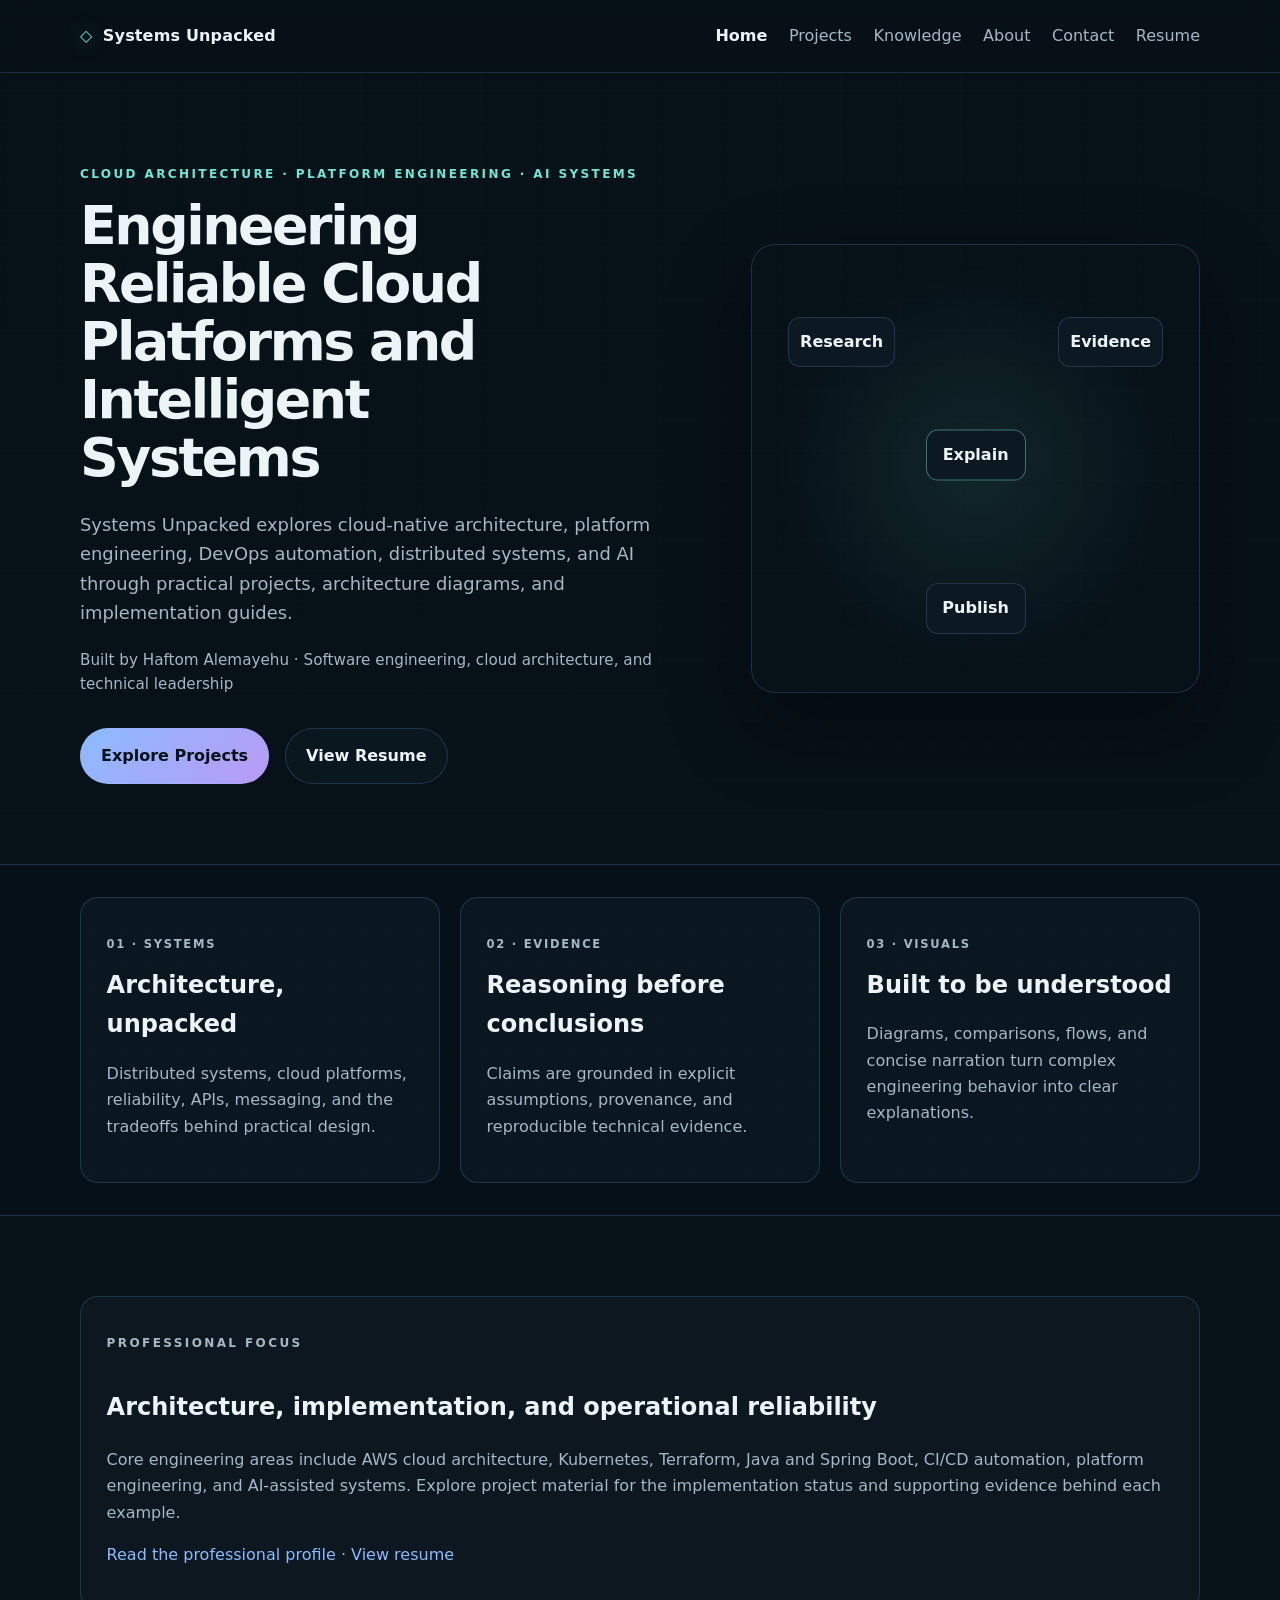
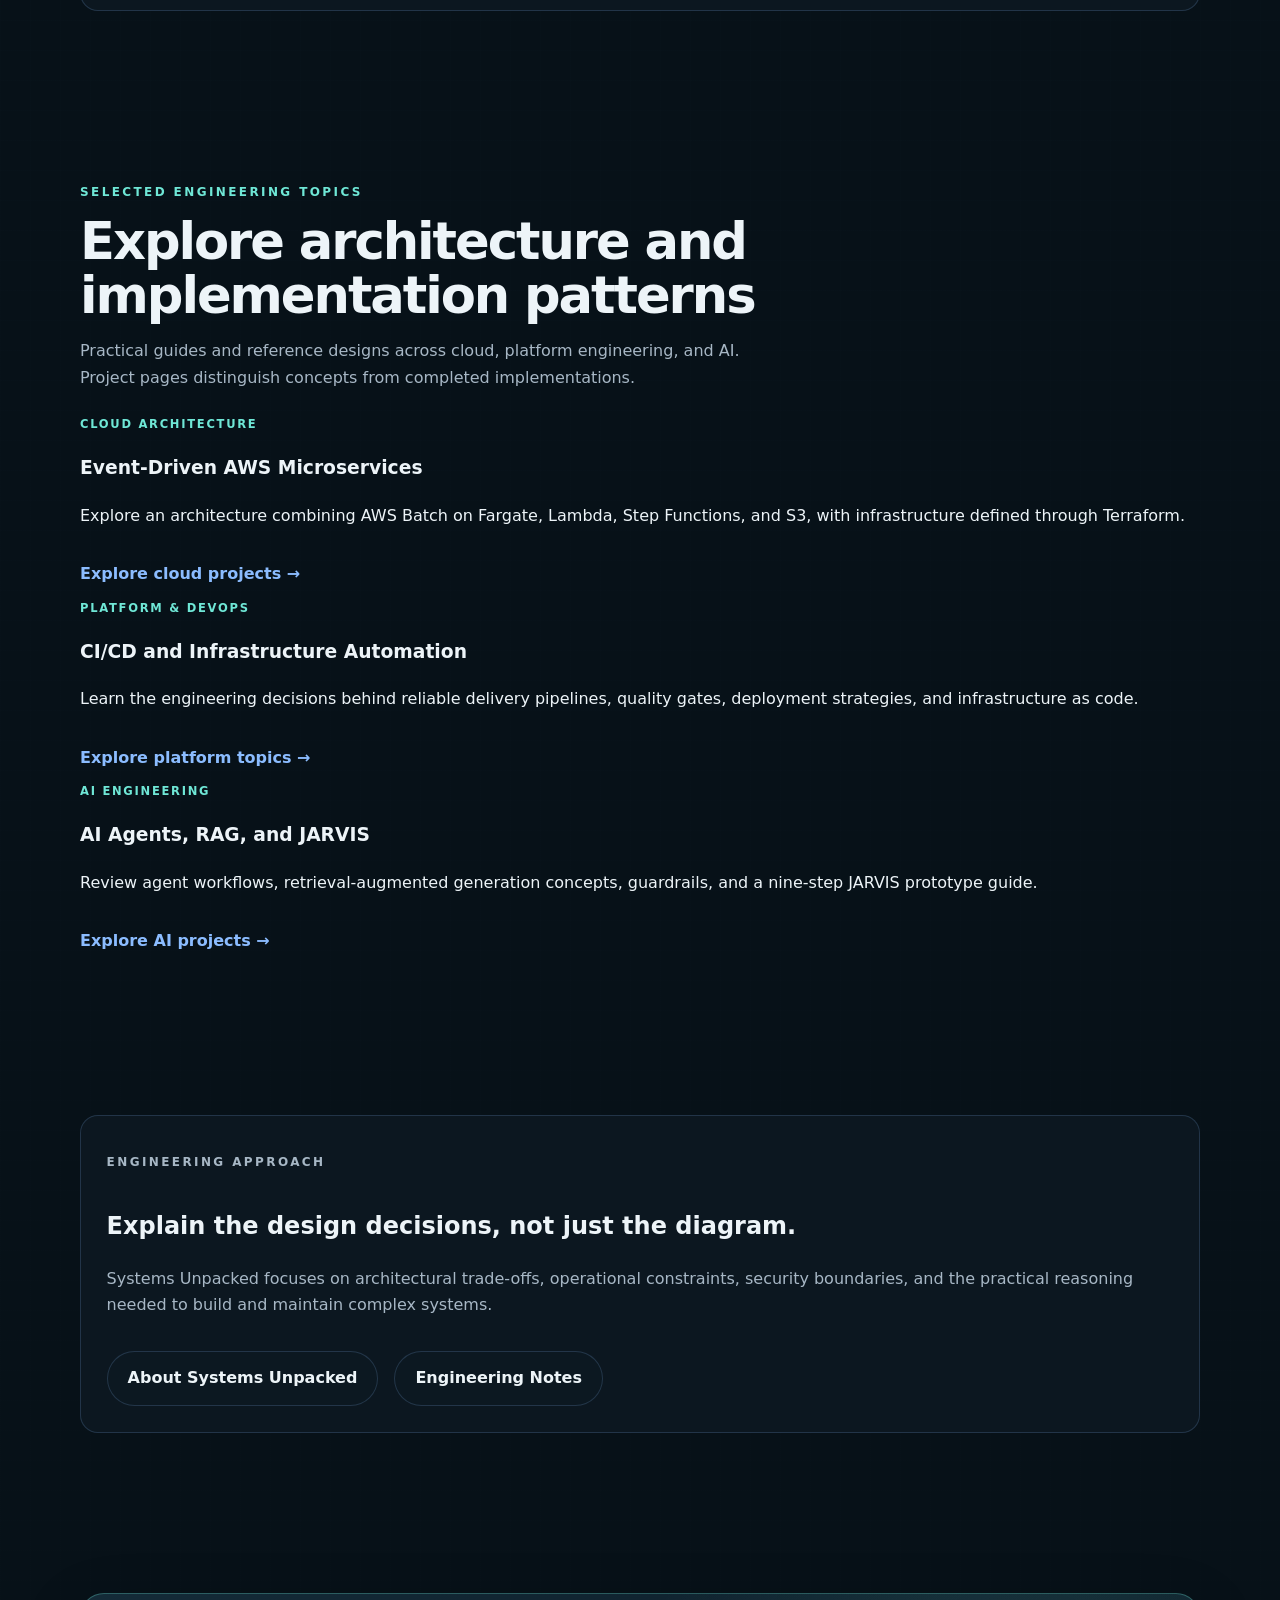
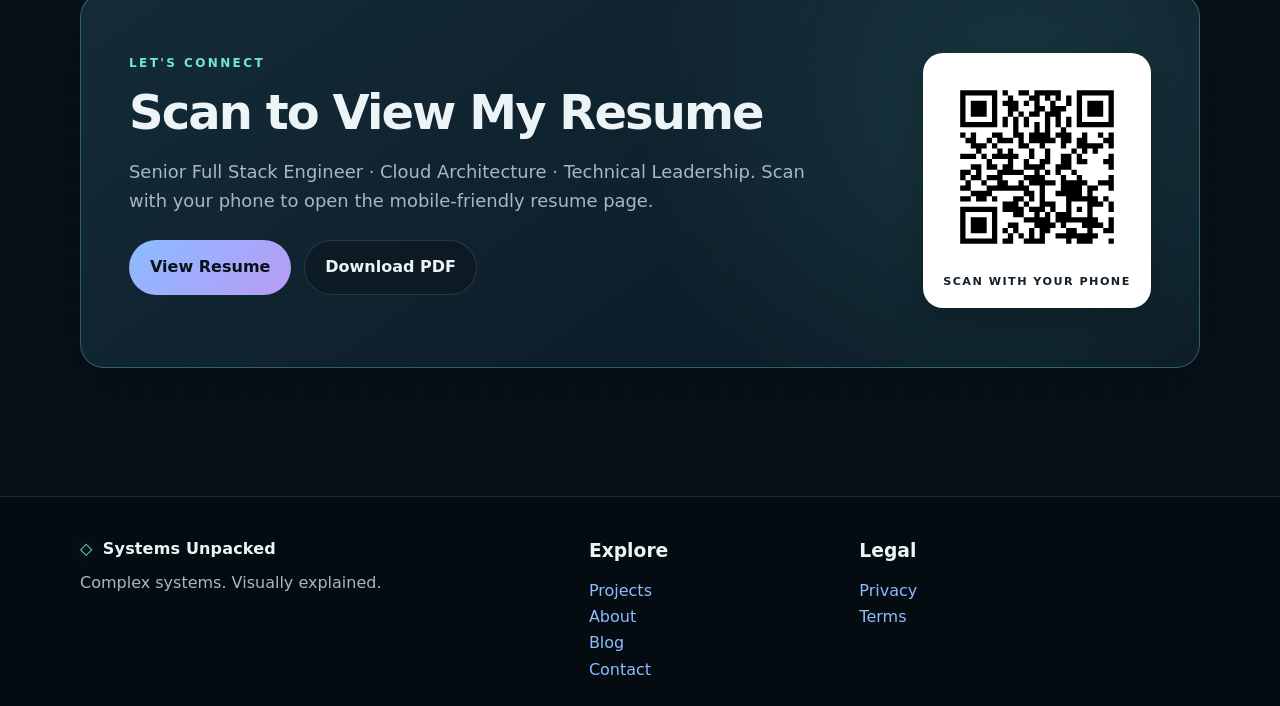
<file: index.html>
<!doctype html>
<html lang="en">
<head>
  <meta charset="utf-8">
  <meta name="viewport" content="width=device-width,initial-scale=1">
  <meta name="description" content="Explore cloud architecture, platform engineering, DevOps automation, and AI systems through practical projects and engineering explanations.">
  <meta property="og:title" content="Cloud Architecture, Platform Engineering &amp; AI Systems | Systems Unpacked">
  <meta property="og:type" content="website">
  <meta property="og:url" content="https://systems-unpacked.com/">
  <title>Cloud Architecture, Platform Engineering &amp; AI Systems | Systems Unpacked</title>
  <link rel="canonical" href="https://systems-unpacked.com/">
  <link rel="stylesheet" href="/assets/styles.css">
  <script type="application/ld+json">{"@context":"https://schema.org","@type":"WebSite","name":"Systems Unpacked","url":"https://systems-unpacked.com/","description":"Cloud architecture, platform engineering, DevOps and AI systems explained through projects and technical guides."}</script>
</head>
<body>
<header class="topbar"><nav class="nav container" aria-label="Main navigation"><a class="brand" href="/"><span class="brand-mark">◇</span> Systems Unpacked</a><details class="mobile-navigation"><summary aria-label="Toggle site navigation">Menu</summary><div class="mobile-nav-links"><a href="/" class="active" aria-current="page">Home</a><a href="/projects/">Projects</a><a href="/knowledge/">Knowledge</a><a href="/about/">About</a><a href="/contact/">Contact</a><a href="/resume/">Resume</a><a href="/blog/">Articles</a><a href="/references/">References</a></div></details><div class="nav-links"><a href="/" class="active" aria-current="page">Home</a><a href="/projects/">Projects</a><a href="/knowledge/">Knowledge</a><a href="/about/">About</a><a href="/contact/">Contact</a><a href="/resume/">Resume</a></div></nav></header>
<main>
<section class="container hero homepage-hero" aria-labelledby="homepage-heading">
  <div><p class="eyebrow">CLOUD ARCHITECTURE · PLATFORM ENGINEERING · AI SYSTEMS</p>
    <h1 id="homepage-heading">Engineering Reliable Cloud Platforms and Intelligent Systems</h1>
    <p class="lede">Systems Unpacked explores cloud-native architecture, platform engineering, DevOps automation, distributed systems, and AI through practical projects, architecture diagrams, and implementation guides.</p>
    <p class="homepage-byline">Built by Haftom Alemayehu · Software engineering, cloud architecture, and technical leadership</p>
    <div class="hero-actions"><a class="button button-primary" href="/projects/">Explore Projects</a><a class="button button-secondary" href="/resume/">View Resume</a></div>
  </div>
  <div class="diagram" role="img" aria-label="Systems Unpacked workflow: research, evidence, explanation, and publishing"><div class="node node-a">Research</div><div class="node node-b">Evidence</div><div class="node node-c">Explain</div><div class="node node-d">Publish</div></div>
</section>
<section class="feature-band" id="what-we-cover"><div class="container feature-grid">
  <article class="feature-card"><p class="feature-kicker">01 · SYSTEMS</p><h2>Architecture, unpacked</h2><p>Distributed systems, cloud platforms, reliability, APIs, messaging, and the tradeoffs behind practical design.</p></article>
  <article class="feature-card"><p class="feature-kicker">02 · EVIDENCE</p><h2>Reasoning before conclusions</h2><p>Claims are grounded in explicit assumptions, provenance, and reproducible technical evidence.</p></article>
  <article class="feature-card"><p class="feature-kicker">03 · VISUALS</p><h2>Built to be understood</h2><p>Diagrams, comparisons, flows, and concise narration turn complex engineering behavior into clear explanations.</p></article>
</div></section>

<section class="section container" aria-labelledby="expertise-heading"><div class="content-panel"><p class="eyebrow">PROFESSIONAL FOCUS</p><h2 id="expertise-heading">Architecture, implementation, and operational reliability</h2><p>Core engineering areas include AWS cloud architecture, Kubernetes, Terraform, Java and Spring Boot, CI/CD automation, platform engineering, and AI-assisted systems. Explore project material for the implementation status and supporting evidence behind each example.</p><p><a href="/about/">Read the professional profile</a> · <a href="/resume/">View resume</a></p></div></section><section class="section container" id="featured-work" aria-labelledby="featured-work-heading">
  <div class="section-header"><p class="eyebrow">SELECTED ENGINEERING TOPICS</p><h2 id="featured-work-heading">Explore architecture and implementation patterns</h2><p>Practical guides and reference designs across cloud, platform engineering, and AI. Project pages distinguish concepts from completed implementations.</p></div>
  <div class="projects-grid">
    <article class="project-card"><p class="feature-kicker">CLOUD ARCHITECTURE</p><h3>Event-Driven AWS Microservices</h3><p>Explore an architecture combining AWS Batch on Fargate, Lambda, Step Functions, and S3, with infrastructure defined through Terraform.</p><a href="/projects/">Explore cloud projects →</a></article>
    <article class="project-card"><p class="feature-kicker">PLATFORM &amp; DEVOPS</p><h3>CI/CD and Infrastructure Automation</h3><p>Learn the engineering decisions behind reliable delivery pipelines, quality gates, deployment strategies, and infrastructure as code.</p><a href="/projects/">Explore platform topics →</a></article>
    <article class="project-card"><p class="feature-kicker">AI ENGINEERING</p><h3>AI Agents, RAG, and JARVIS</h3><p>Review agent workflows, retrieval-augmented generation concepts, guardrails, and a nine-step JARVIS prototype guide.</p><a href="/projects/">Explore AI projects →</a></article>
  </div>
</section>
<section class="section container" aria-labelledby="approach-heading"><div class="content-panel"><p class="eyebrow">ENGINEERING APPROACH</p><h2 id="approach-heading">Explain the design decisions, not just the diagram.</h2><p>Systems Unpacked focuses on architectural trade-offs, operational constraints, security boundaries, and the practical reasoning needed to build and maintain complex systems.</p><div class="hero-actions"><a class="button button-secondary" href="/about/">About Systems Unpacked</a><a class="button button-secondary" href="/blog/">Engineering Notes</a></div></div></section>
<section class="section container" id="resume"><div class="resume-feature"><div><p class="eyebrow">LET'S CONNECT</p><h2>Scan to View My Resume</h2><p class="lede">Senior Full Stack Engineer · Cloud Architecture · Technical Leadership. Scan with your phone to open the mobile-friendly resume page.</p><div class="resume-actions"><a class="button button-primary" href="/resume/">View Resume</a><a class="button button-secondary" href="/assets/resume/Haftom_Alemayehu_Resume.pdf" download="Haftom_Alemayehu_Resume.pdf">Download PDF</a></div></div><div class="resume-qr-wrap"><img src="/assets/resume/resume-qr.svg" width="196" height="196" alt="QR code linking to the public resume page" loading="lazy"><span>SCAN WITH YOUR PHONE</span></div></div></section>

</main>
<footer class="site-footer"><div class="container footer-grid"><div><a class="brand" href="/"><span class="brand-mark">◇</span> Systems Unpacked</a><p class="footer-copy">Complex systems. Visually explained.</p></div><div><h3>Explore</h3><ul><li><a href="/projects/">Projects</a></li><li><a href="/about/">About</a></li><li><a href="/blog/">Blog</a></li><li><a href="/contact/">Contact</a></li></ul></div><div><h3>Legal</h3><ul><li><a href="/privacy/">Privacy</a></li><li><a href="/terms/">Terms</a></li></ul></div></div></footer>
</body></html>
</file>
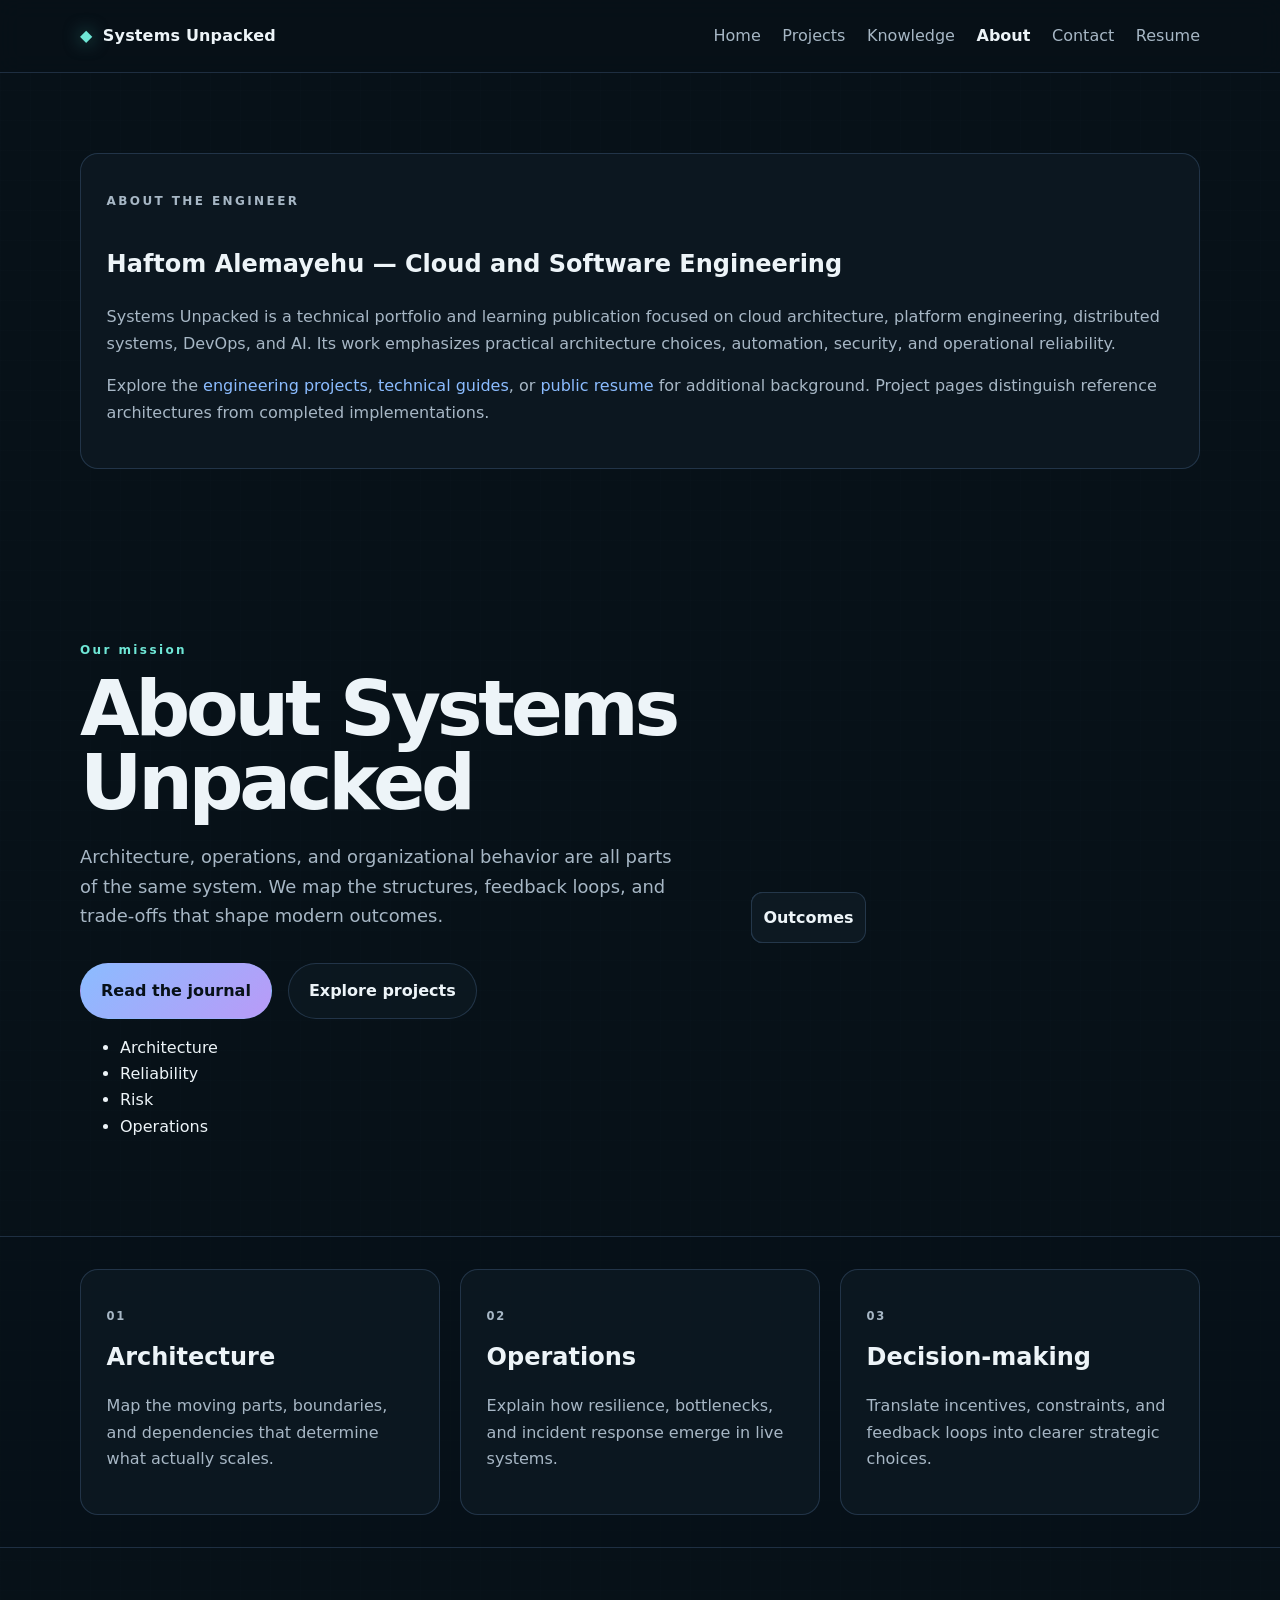
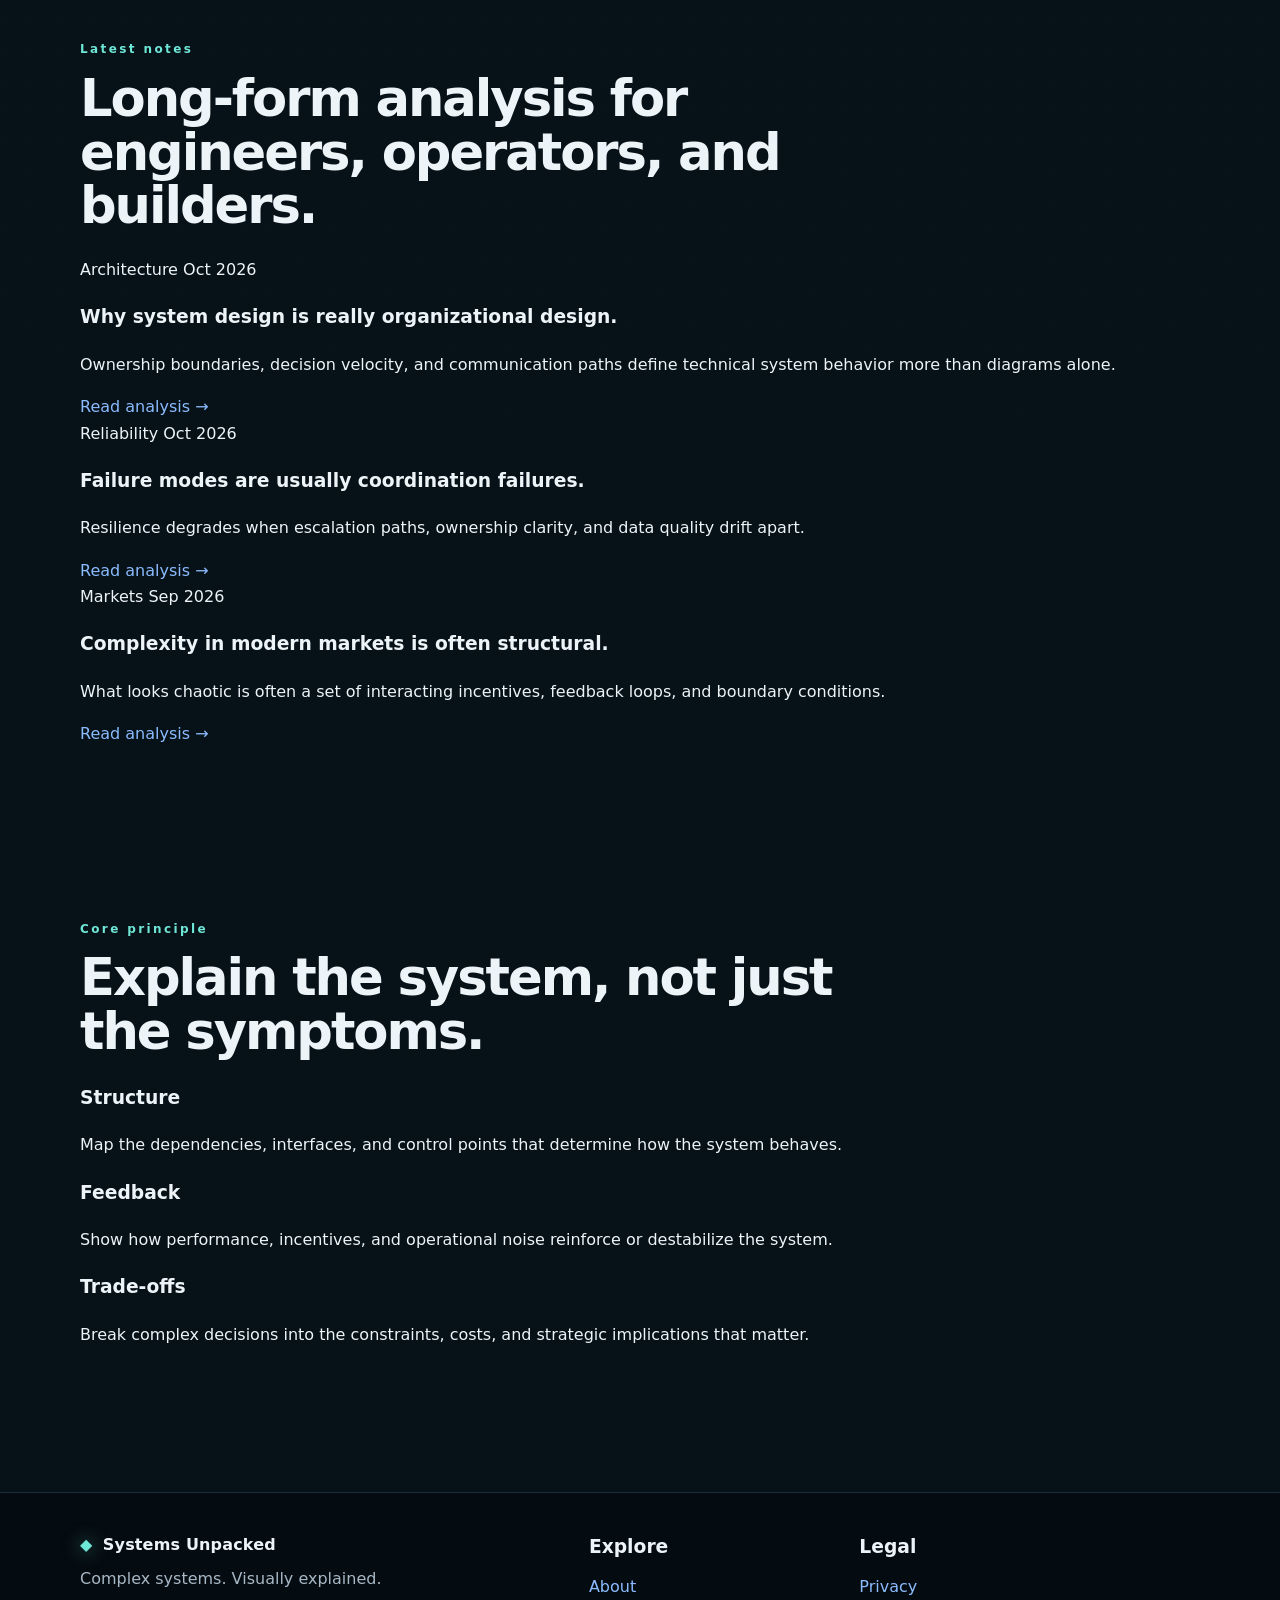
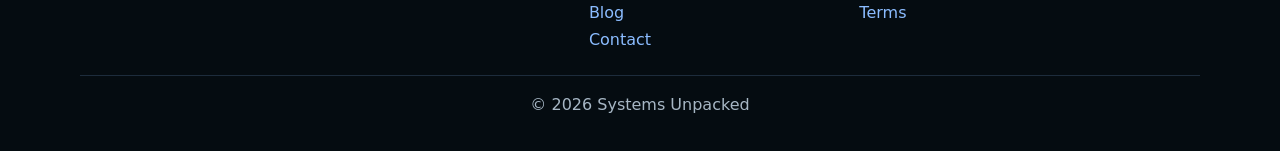
<file: about/index.html>
<!DOCTYPE html>
<html lang="en">
  <head>
    <meta charset="UTF-8" />
    <meta name="viewport" content="width=device-width, initial-scale=1.0" />
    <meta
      name="description"
      content="Systems Unpacked explores complex systems through architecture, engineering, operations, and decision-making. Complex systems. Visually explained."
    />
    <meta
      name="keywords"
      content="systems architecture, engineering blog, systems thinking, complex systems, architecture analysis, technical writing"
    />
    <meta property="og:title" content="Systems Unpacked" />
    <meta property="og:description" content="Complex systems. Visually explained." />
    <meta property="og:type" content="website" />
    <meta property="og:url" content="https://systems-unpacked.com/about/" />
    <meta name="twitter:card" content="summary_large_image" />
    <meta name="twitter:title" content="Systems Unpacked" />
    <meta name="twitter:description" content="Complex systems. Visually explained." />
    <link rel="canonical" href="https://systems-unpacked.com/about/" />
    <title>About | Systems Unpacked</title>
    <link rel="stylesheet" href="/assets/styles.css" />
  </head>
  <body>
    <div class="page-shell">
      <header class="topbar">
        <nav class="nav container" aria-label="Main navigation">
          <a class="brand" href="/" aria-label="Systems Unpacked home">
            <span class="brand-mark">◆</span>
            <span>Systems Unpacked</span>
          </a>
          <details class="mobile-navigation"><summary aria-label="Toggle site navigation">Menu</summary><div class="mobile-nav-links"><a href="/">Home</a><a href="/projects/">Projects</a><a href="/knowledge/">Knowledge</a><a href="/about/" class="active" aria-current="page">About</a><a href="/contact/">Contact</a><a href="/resume/">Resume</a><a href="/blog/">Articles</a><a href="/references/">References</a></div></details><div class="nav-links"><a href="/">Home</a><a href="/projects/">Projects</a><a href="/knowledge/">Knowledge</a><a href="/about/" class="active" aria-current="page">About</a><a href="/contact/">Contact</a><a href="/resume/">Resume</a></div>
        </nav>
      </header>

      <main><section class="section container" aria-labelledby="engineer-profile-heading"><div class="content-panel"><p class="eyebrow">ABOUT THE ENGINEER</p><h2 id="engineer-profile-heading">Haftom Alemayehu — Cloud and Software Engineering</h2><p>Systems Unpacked is a technical portfolio and learning publication focused on cloud architecture, platform engineering, distributed systems, DevOps, and AI. Its work emphasizes practical architecture choices, automation, security, and operational reliability.</p><p>Explore the <a href="/projects/">engineering projects</a>, <a href="/knowledge/">technical guides</a>, or <a href="/resume/">public resume</a> for additional background. Project pages distinguish reference architectures from completed implementations.</p></div></section>
        <section class="hero container">
          <div class="hero-copy">
            <p class="eyebrow">Our mission</p>
            <h1>About Systems Unpacked</h1>
            <p class="lede">
              Architecture, operations, and organizational behavior are all parts of the same system. We map the structures, feedback loops, and trade-offs that shape modern outcomes.
            </p>
            <div class="hero-actions">
              <a class="button button-primary" href="/blog/">Read the journal</a>
              <a class="button button-secondary" href="/projects/">Explore projects</a>
            </div>
            <ul class="signal-list" aria-label="Topic list">
              <li>Architecture</li>
              <li>Reliability</li>
              <li>Risk</li>
              <li>Operations</li>
            </ul>
          </div>

          <div class="hero-visual" aria-hidden="true">
            <div class="system-diagram">
              <span class="node node-one">Inputs</span>
              <span class="node node-two">Signals</span>
              <span class="node node-core">System</span>
              <span class="node node-four">Outcomes</span>
              <span class="trace trace-one"></span>
              <span class="trace trace-two"></span>
              <span class="trace trace-three"></span>
              <span class="trace trace-four"></span>
            </div>
          </div>
        </section>

        <section class="feature-band">
          <div class="container feature-grid">
            <article class="feature-card">
              <p class="feature-kicker">01</p>
              <h2>Architecture</h2>
              <p>Map the moving parts, boundaries, and dependencies that determine what actually scales.</p>
            </article>
            <article class="feature-card">
              <p class="feature-kicker">02</p>
              <h2>Operations</h2>
              <p>Explain how resilience, bottlenecks, and incident response emerge in live systems.</p>
            </article>
            <article class="feature-card">
              <p class="feature-kicker">03</p>
              <h2>Decision-making</h2>
              <p>Translate incentives, constraints, and feedback loops into clearer strategic choices.</p>
            </article>
          </div>
        </section>

        <section class="section container">
          <div class="section-header">
            <p class="eyebrow">Latest notes</p>
            <h2>Long-form analysis for engineers, operators, and builders.</h2>
          </div>

          <div class="posts-grid">
            <article class="post-card post-featured">
              <div class="meta-row">
                <span class="meta-tag">Architecture</span>
                <span class="meta-date">Oct 2026</span>
              </div>
              <h3>Why system design is really organizational design.</h3>
              <p>
                Ownership boundaries, decision velocity, and communication paths define technical system behavior more than diagrams alone.
              </p>
              <a href="/blog/">Read analysis →</a>
            </article>

            <article class="post-card">
              <div class="meta-row">
                <span class="meta-tag">Reliability</span>
                <span class="meta-date">Oct 2026</span>
              </div>
              <h3>Failure modes are usually coordination failures.</h3>
              <p>Resilience degrades when escalation paths, ownership clarity, and data quality drift apart.</p>
              <a href="/blog/">Read analysis →</a>
            </article>

            <article class="post-card">
              <div class="meta-row">
                <span class="meta-tag">Markets</span>
                <span class="meta-date">Sep 2026</span>
              </div>
              <h3>Complexity in modern markets is often structural.</h3>
              <p>What looks chaotic is often a set of interacting incentives, feedback loops, and boundary conditions.</p>
              <a href="/blog/">Read analysis →</a>
            </article>
          </div>
        </section>

        <section class="section container principle-section">
          <div class="section-header narrow">
            <p class="eyebrow">Core principle</p>
            <h2>Explain the system, not just the symptoms.</h2>
          </div>

          <div class="principles-grid">
            <div class="principle-card">
              <h3>Structure</h3>
              <p>Map the dependencies, interfaces, and control points that determine how the system behaves.</p>
            </div>
            <div class="principle-card">
              <h3>Feedback</h3>
              <p>Show how performance, incentives, and operational noise reinforce or destabilize the system.</p>
            </div>
            <div class="principle-card">
              <h3>Trade-offs</h3>
              <p>Break complex decisions into the constraints, costs, and strategic implications that matter.</p>
            </div>
          </div>
        </section>
      </main>

      <footer class="site-footer">
        <div class="container footer-grid">
          <div>
            <a class="brand footer-brand" href="/">
              <span class="brand-mark">◆</span>
              <span>Systems Unpacked</span>
            </a>
            <p class="footer-copy">Complex systems. Visually explained.</p>
          </div>
          <div>
            <h3>Explore</h3>
            <ul>
              <li><a href="/about/">About</a></li>
              <li><a href="/blog/">Blog</a></li>
              <li><a href="/contact/">Contact</a></li>
            </ul>
          </div>
          <div>
            <h3>Legal</h3>
            <ul>
              <li><a href="/privacy/">Privacy</a></li>
              <li><a href="/terms/">Terms</a></li>
            </ul>
          </div>
        </div>
        <div class="container footer-bottom">
          <span>© 2026 Systems Unpacked</span>
        </div>
      </footer>
    </div>
  </body>
</html>
</file>
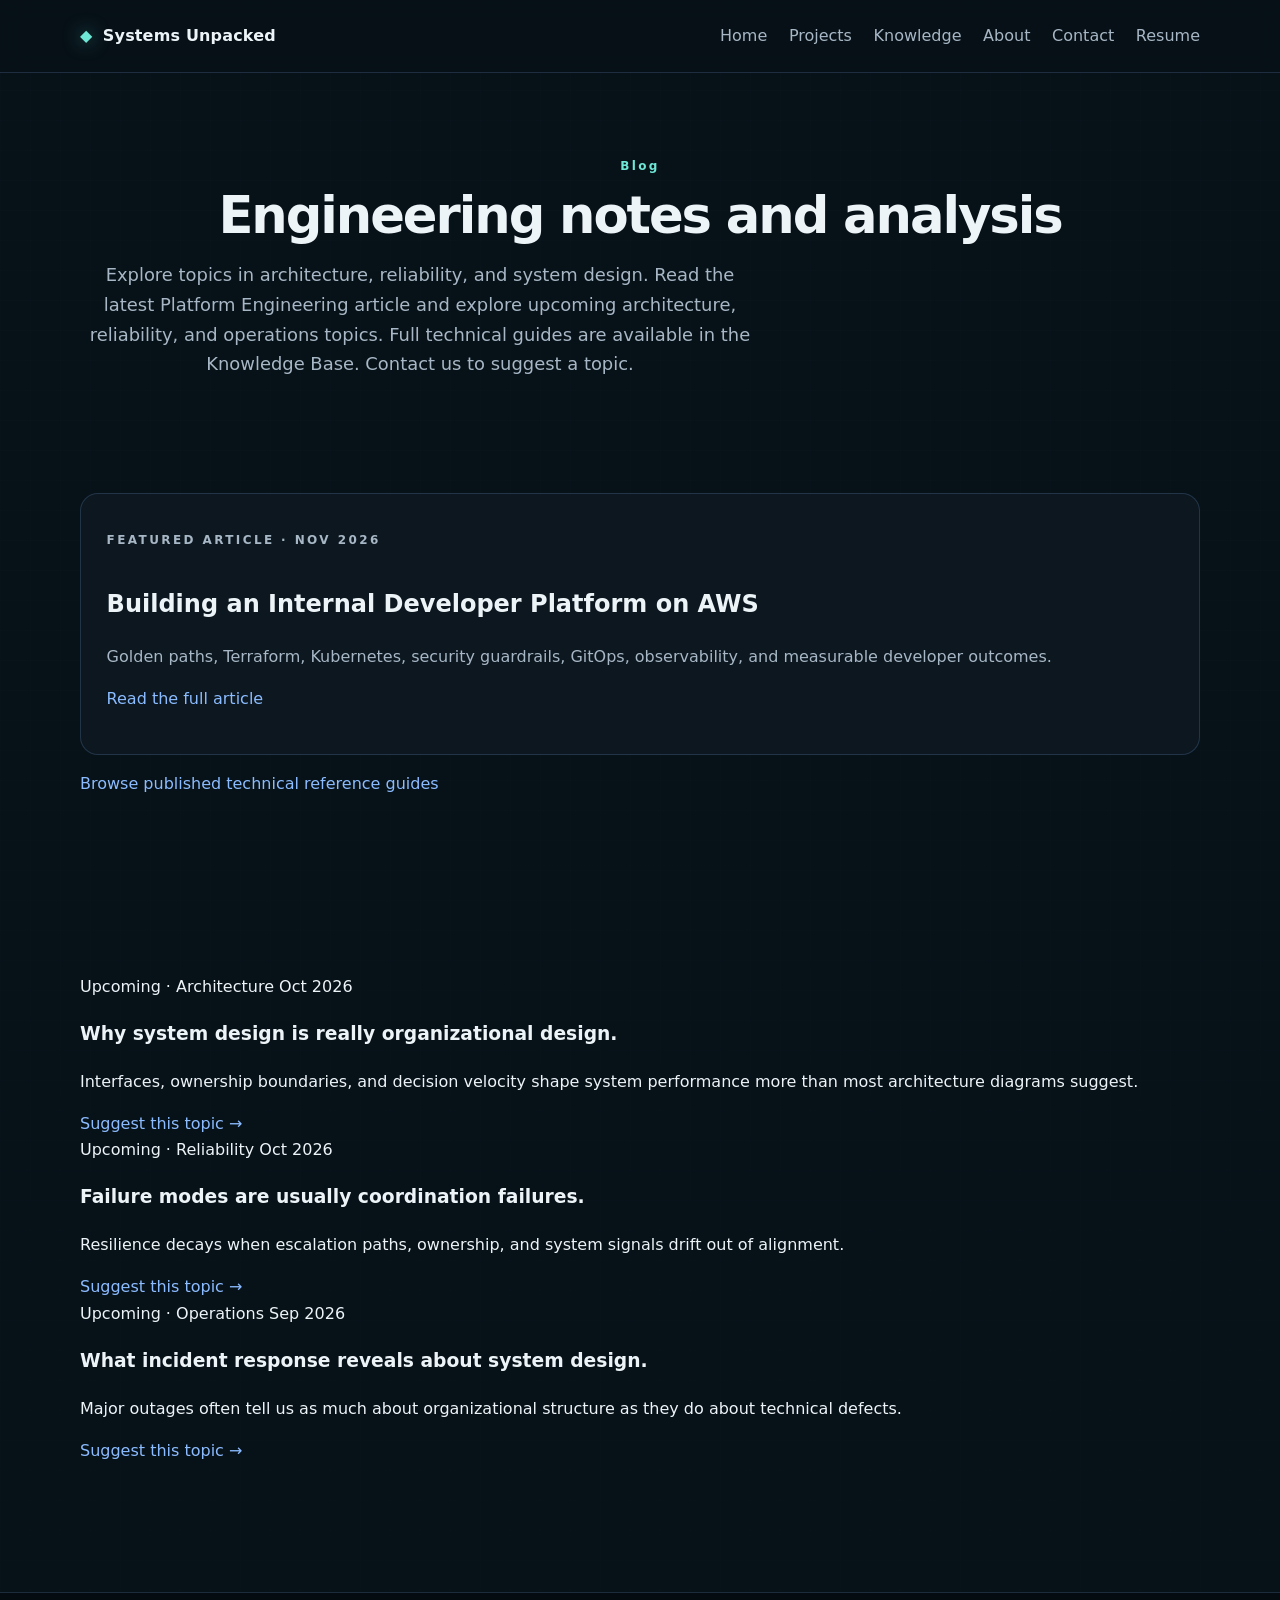
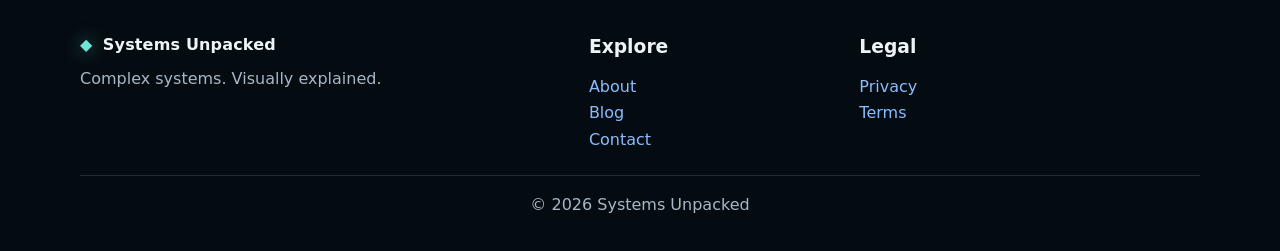
<file: blog/index.html>
<!DOCTYPE html>
<html lang="en">
  <head>
    <meta charset="UTF-8" />
    <meta name="viewport" content="width=device-width, initial-scale=1.0" />
    <meta name="description" content="Engineering essays on software architecture, reliability, operations, and complex systems." />
    <meta property="og:title" content="Blog | Systems Unpacked">
  <meta property="og:type" content="website">
  <meta property="og:url" content="https://systems-unpacked.com/blog/">
  <title>Blog | Systems Unpacked</title>
    <link rel="canonical" href="https://systems-unpacked.com/blog/">
  <link rel="stylesheet" href="../assets/styles.css" />
  </head>
  <body>
    <div class="page-shell">
      <header class="topbar">
        <nav class="nav container" aria-label="Main navigation">
          <a class="brand" href="../" aria-label="Systems Unpacked home">
            <span class="brand-mark">◆</span>
            <span>Systems Unpacked</span>
          </a>
          <details class="mobile-navigation"><summary aria-label="Toggle site navigation">Menu</summary><div class="mobile-nav-links"><a href="/">Home</a><a href="/projects/">Projects</a><a href="/knowledge/">Knowledge</a><a href="/about/">About</a><a href="/contact/">Contact</a><a href="/resume/">Resume</a><a href="/blog/">Articles</a><a href="/references/">References</a></div></details><div class="nav-links"><a href="/">Home</a><a href="/projects/">Projects</a><a href="/knowledge/">Knowledge</a><a href="/about/">About</a><a href="/contact/">Contact</a><a href="/resume/">Resume</a></div>
        </nav>
      </header>

      <main>
        <section class="page-header container">
          <p class="eyebrow">Blog</p>
          <h1>Engineering notes and analysis</h1><p class="lede">Explore topics in architecture, reliability, and system design. Read the latest Platform Engineering article and explore upcoming architecture, reliability, and operations topics. Full technical guides are available in the Knowledge Base. Contact us to suggest a topic.</p>
        </section>

        <section class="section container"><article class="content-panel"><p class="eyebrow">FEATURED ARTICLE · NOV 2026</p><h2>Building an Internal Developer Platform on AWS</h2><p>Golden paths, Terraform, Kubernetes, security guardrails, GitOps, observability, and measurable developer outcomes.</p><p><a href="/blog/internal-developer-platform-aws/">Read the full article</a></p></article><p><a href="/knowledge/">Browse published technical reference guides</a></p></section><section class="section container blog-grid">
          <article class="post-card">
            <div class="meta-row">
              <span class="meta-tag">Upcoming · Architecture</span>
              <span class="meta-date">Oct 2026</span>
            </div>
            <h3>Why system design is really organizational design.</h3>
            <p>Interfaces, ownership boundaries, and decision velocity shape system performance more than most architecture diagrams suggest.</p>
            <a href="/contact/">Suggest this topic →</a>
          </article>

          <article class="post-card">
            <div class="meta-row">
              <span class="meta-tag">Upcoming · Reliability</span>
              <span class="meta-date">Oct 2026</span>
            </div>
            <h3>Failure modes are usually coordination failures.</h3>
            <p>Resilience decays when escalation paths, ownership, and system signals drift out of alignment.</p>
            <a href="/contact/">Suggest this topic →</a>
          </article>

          <article class="post-card">
            <div class="meta-row">
              <span class="meta-tag">Upcoming · Operations</span>
              <span class="meta-date">Sep 2026</span>
            </div>
            <h3>What incident response reveals about system design.</h3>
            <p>Major outages often tell us as much about organizational structure as they do about technical defects.</p>
            <a href="/contact/">Suggest this topic →</a>
          </article>
        </section>
      </main>

      <footer class="site-footer">
        <div class="container footer-grid">
          <div>
            <a class="brand footer-brand" href="../">
              <span class="brand-mark">◆</span>
              <span>Systems Unpacked</span>
            </a>
            <p class="footer-copy">Complex systems. Visually explained.</p>
          </div>
          <div>
            <h3>Explore</h3>
            <ul>
              <li><a href="../about/">About</a></li>
              <li><a href="../blog/">Blog</a></li>
              <li><a href="../contact/">Contact</a></li>
            </ul>
          </div>
          <div>
            <h3>Legal</h3>
            <ul>
              <li><a href="../privacy/">Privacy</a></li>
              <li><a href="../terms/">Terms</a></li>
            </ul>
          </div>
        </div>
        <div class="container footer-bottom">
          <span>© 2026 Systems Unpacked</span>
        </div>
      </footer>
    </div>
  </body>
</html>
</file>
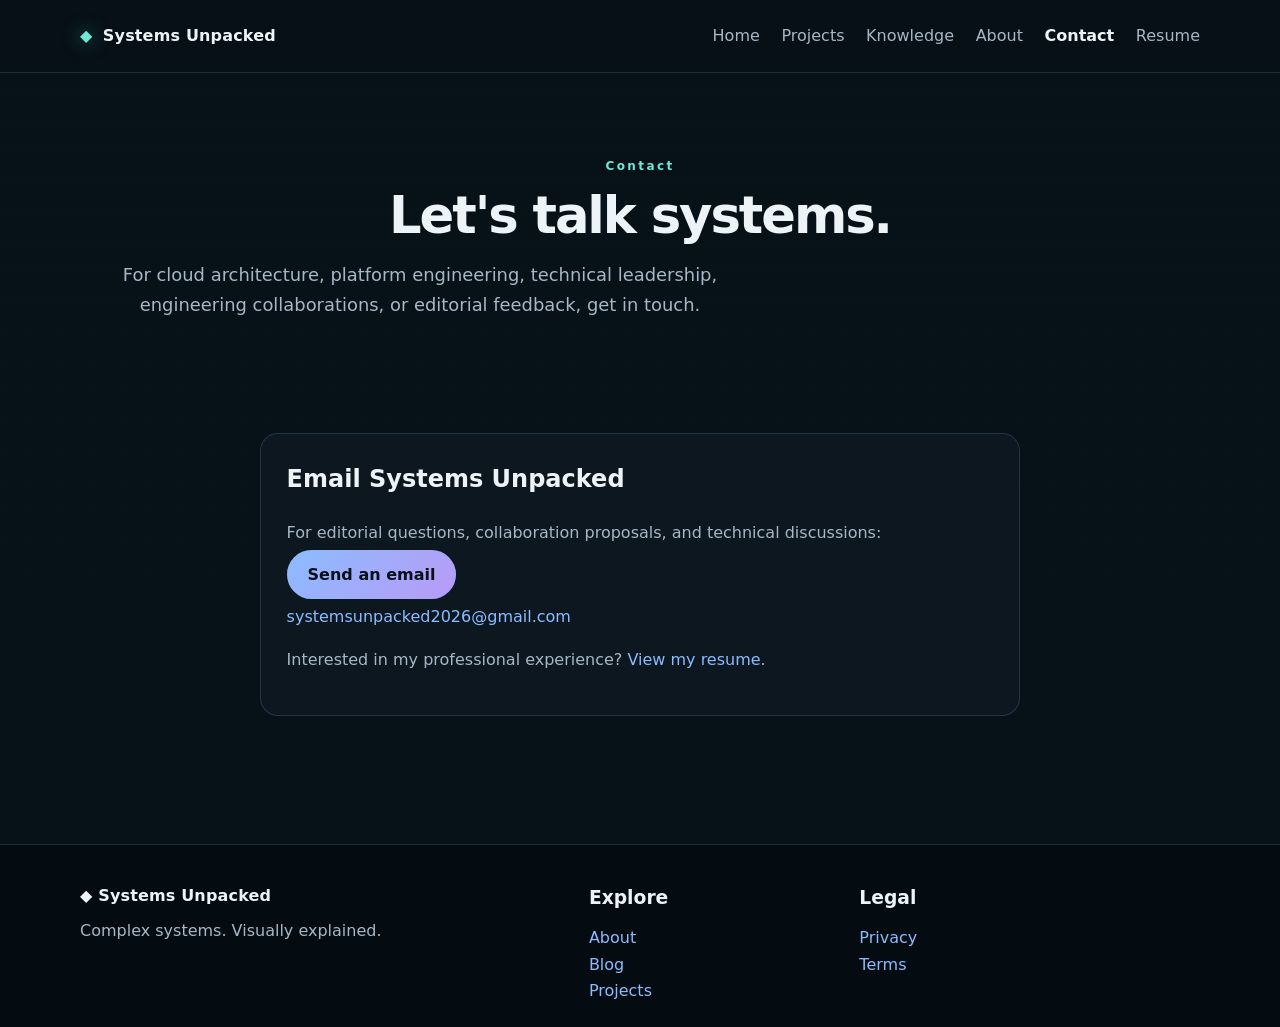
<file: contact/index.html>
<!doctype html>
<html lang="en"><head><meta charset="utf-8"><meta name="viewport" content="width=device-width,initial-scale=1"><meta name="description" content="Contact Systems Unpacked about cloud architecture, engineering, and content collaborations."><meta property="og:title" content="Contact | Systems Unpacked">
  <meta property="og:type" content="website">
  <meta property="og:url" content="https://systems-unpacked.com/contact/">
  <title>Contact | Systems Unpacked</title><link rel="canonical" href="https://systems-unpacked.com/contact/">
  <link rel="stylesheet" href="/assets/styles.css"></head>
<body><header class="topbar"><nav class="nav container" aria-label="Main navigation"><a class="brand" href="/" aria-label="Systems Unpacked home"><span class="brand-mark">◆</span> Systems Unpacked</a><details class="mobile-navigation"><summary aria-label="Toggle site navigation">Menu</summary><div class="mobile-nav-links"><a href="/">Home</a><a href="/projects/">Projects</a><a href="/knowledge/">Knowledge</a><a href="/about/">About</a><a href="/contact/" class="active" aria-current="page">Contact</a><a href="/resume/">Resume</a><a href="/blog/">Articles</a><a href="/references/">References</a></div></details><div class="nav-links"><a href="/">Home</a><a href="/projects/">Projects</a><a href="/knowledge/">Knowledge</a><a href="/about/">About</a><a href="/contact/" class="active" aria-current="page">Contact</a><a href="/resume/">Resume</a></div></nav></header>
<main><section class="page-header container"><p class="eyebrow">Contact</p><h1>Let's talk systems.</h1><p class="lede">For cloud architecture, platform engineering, technical leadership, engineering collaborations, or editorial feedback, get in touch.</p></section><section class="section container"><div class="content-panel contact-panel"><h2>Email Systems Unpacked</h2><p>For editorial questions, collaboration proposals, and technical discussions:</p><p><a class="button button-primary" href="mailto:systemsunpacked2026@gmail.com?subject=Systems%20Unpacked%20Inquiry">Send an email</a></p><p><a href="mailto:systemsunpacked2026@gmail.com">systemsunpacked2026@gmail.com</a></p><p>Interested in my professional experience? <a href="/resume/">View my resume</a>.</p></div></section></main><footer class="site-footer"><div class="container footer-grid"><div><a class="brand" href="/">◆ Systems Unpacked</a><p class="footer-copy">Complex systems. Visually explained.</p></div><div><h3>Explore</h3><ul><li><a href="/about/">About</a></li><li><a href="/blog/">Blog</a></li><li><a href="/projects/">Projects</a></li></ul></div><div><h3>Legal</h3><ul><li><a href="/privacy/">Privacy</a></li><li><a href="/terms/">Terms</a></li></ul></div></div></footer></body></html>
</file>
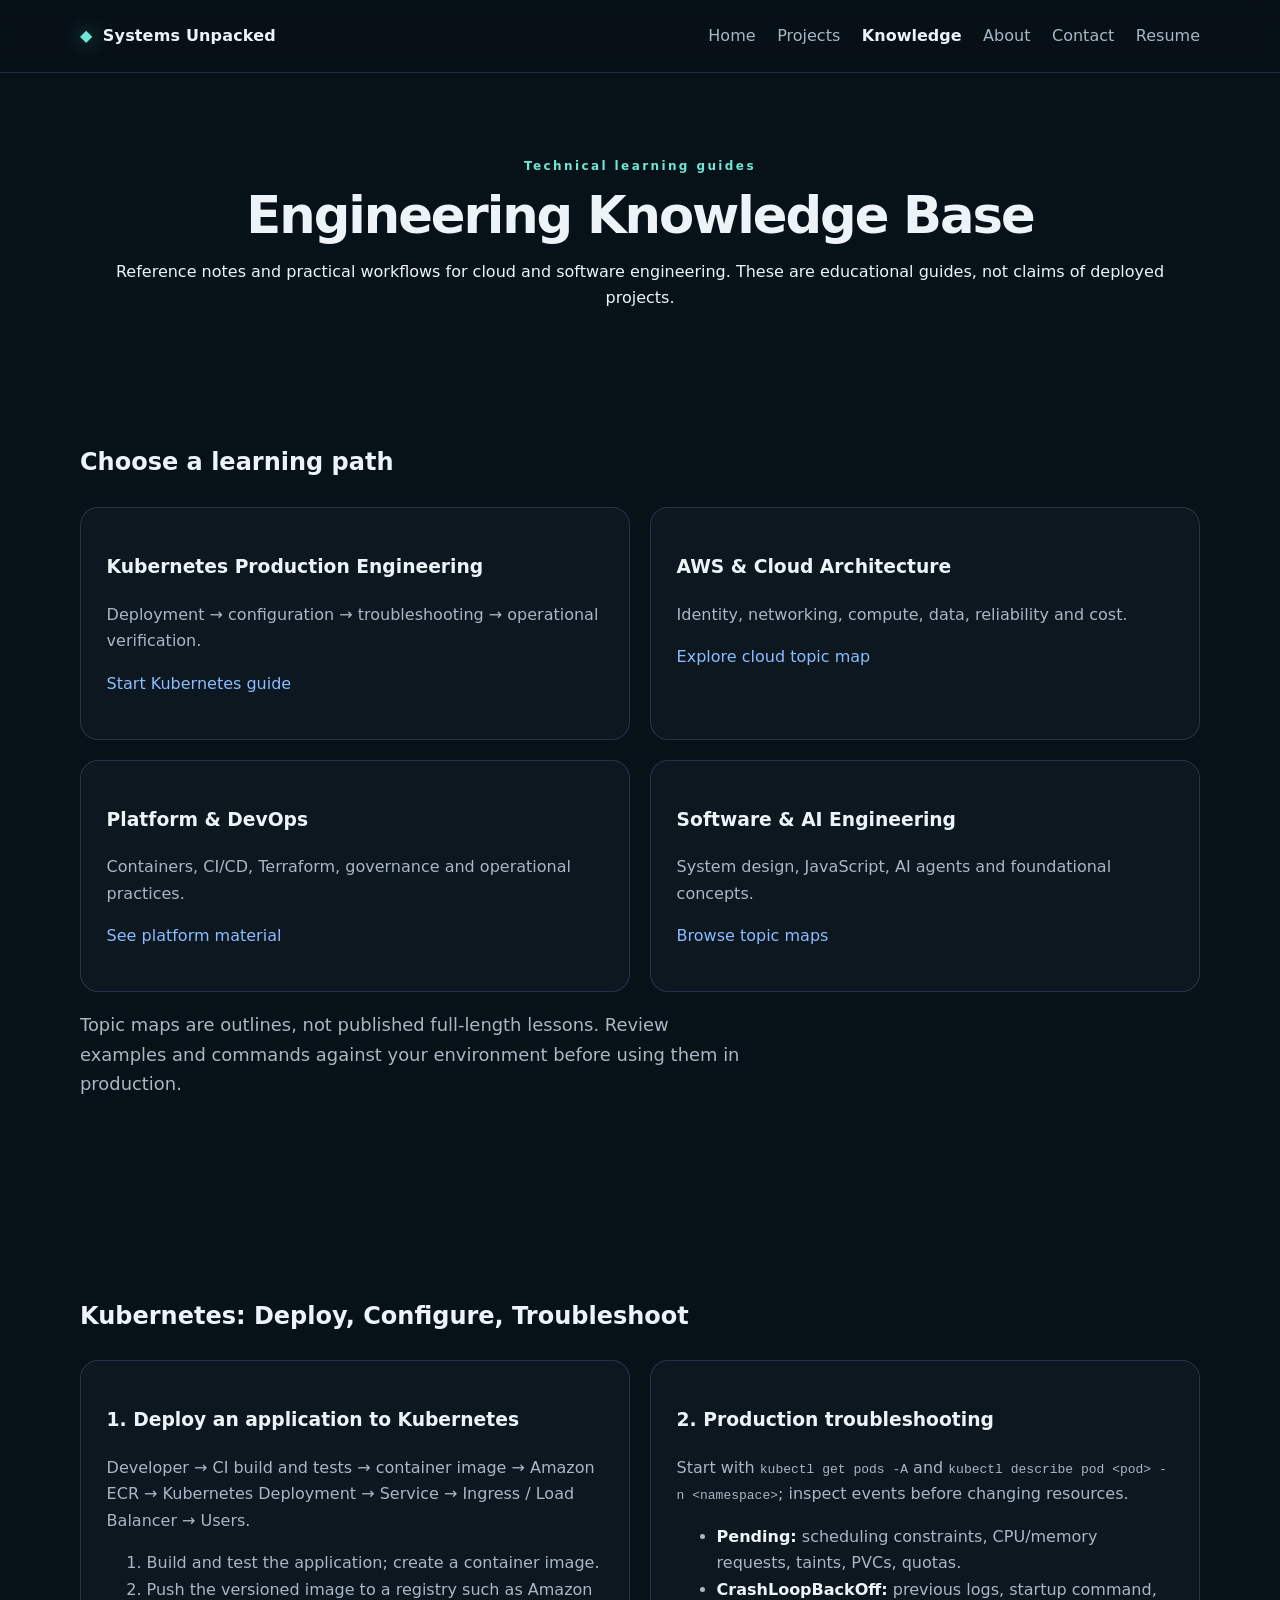
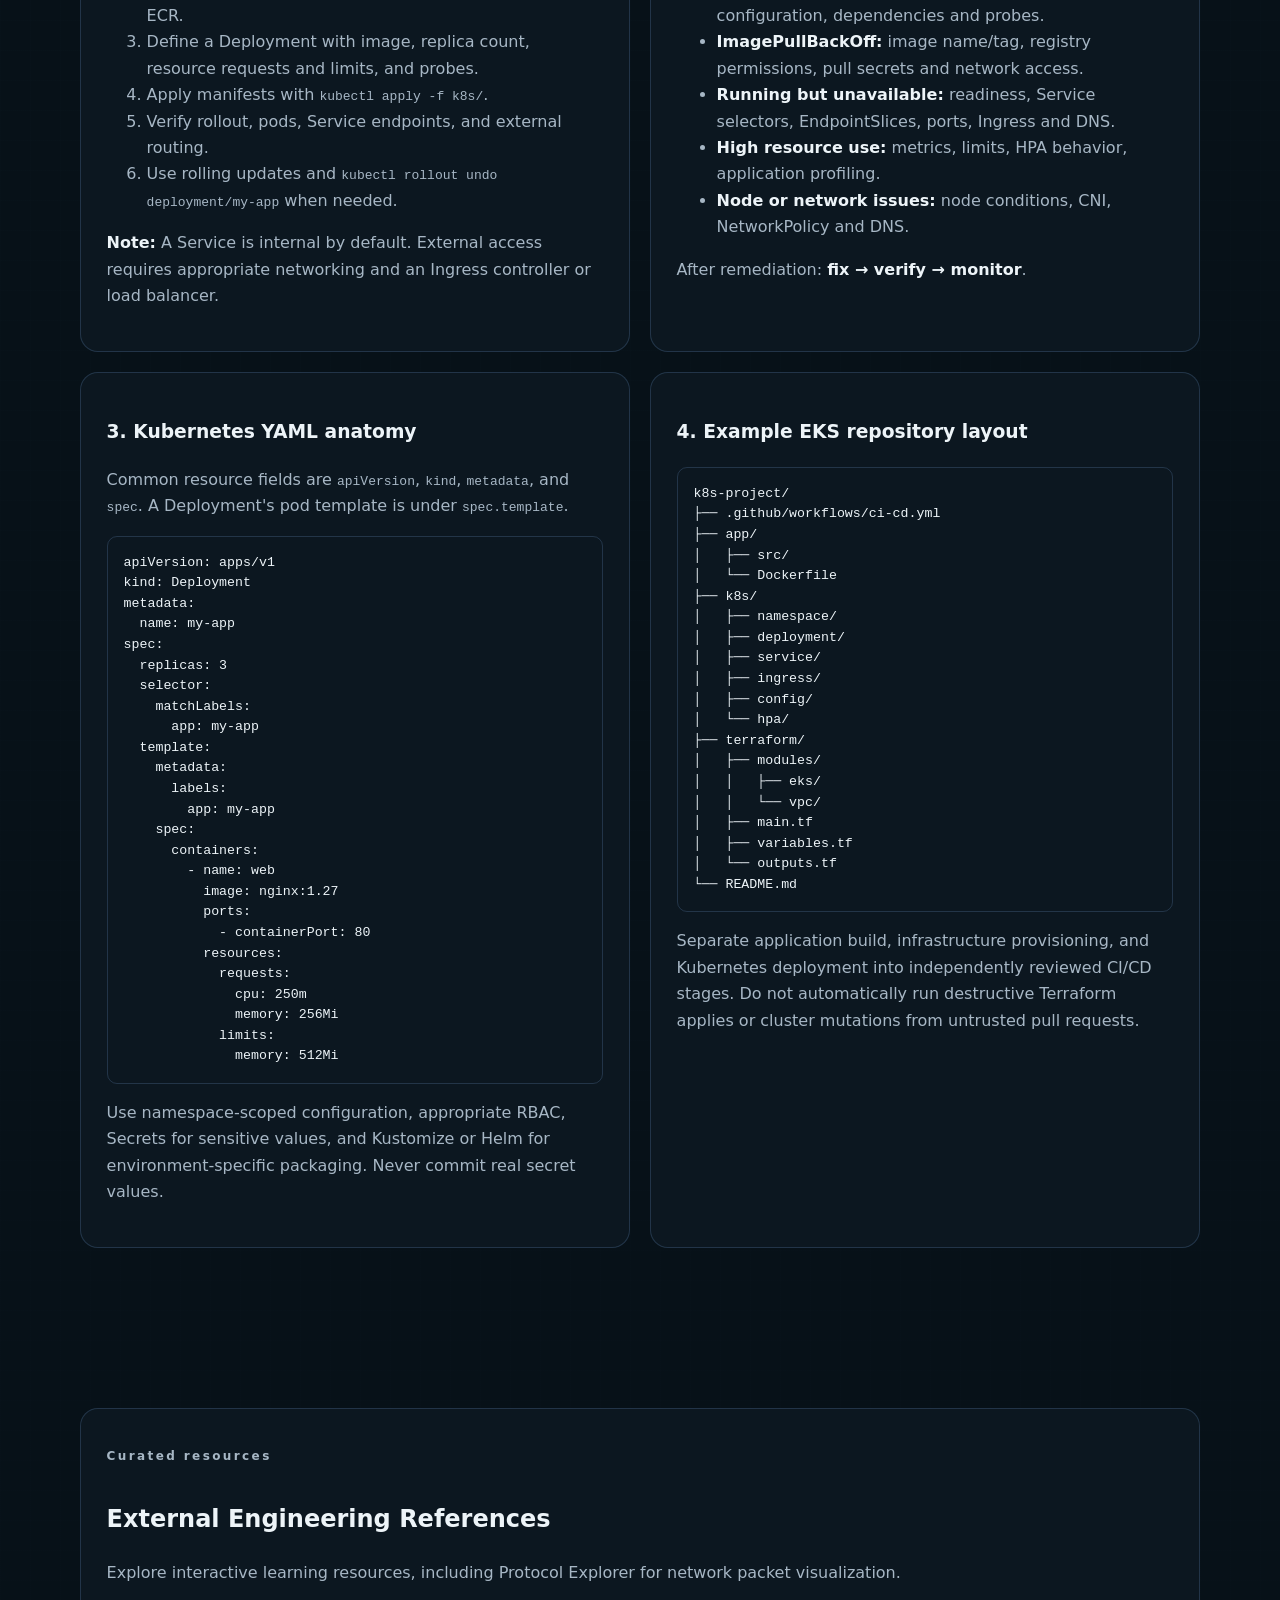
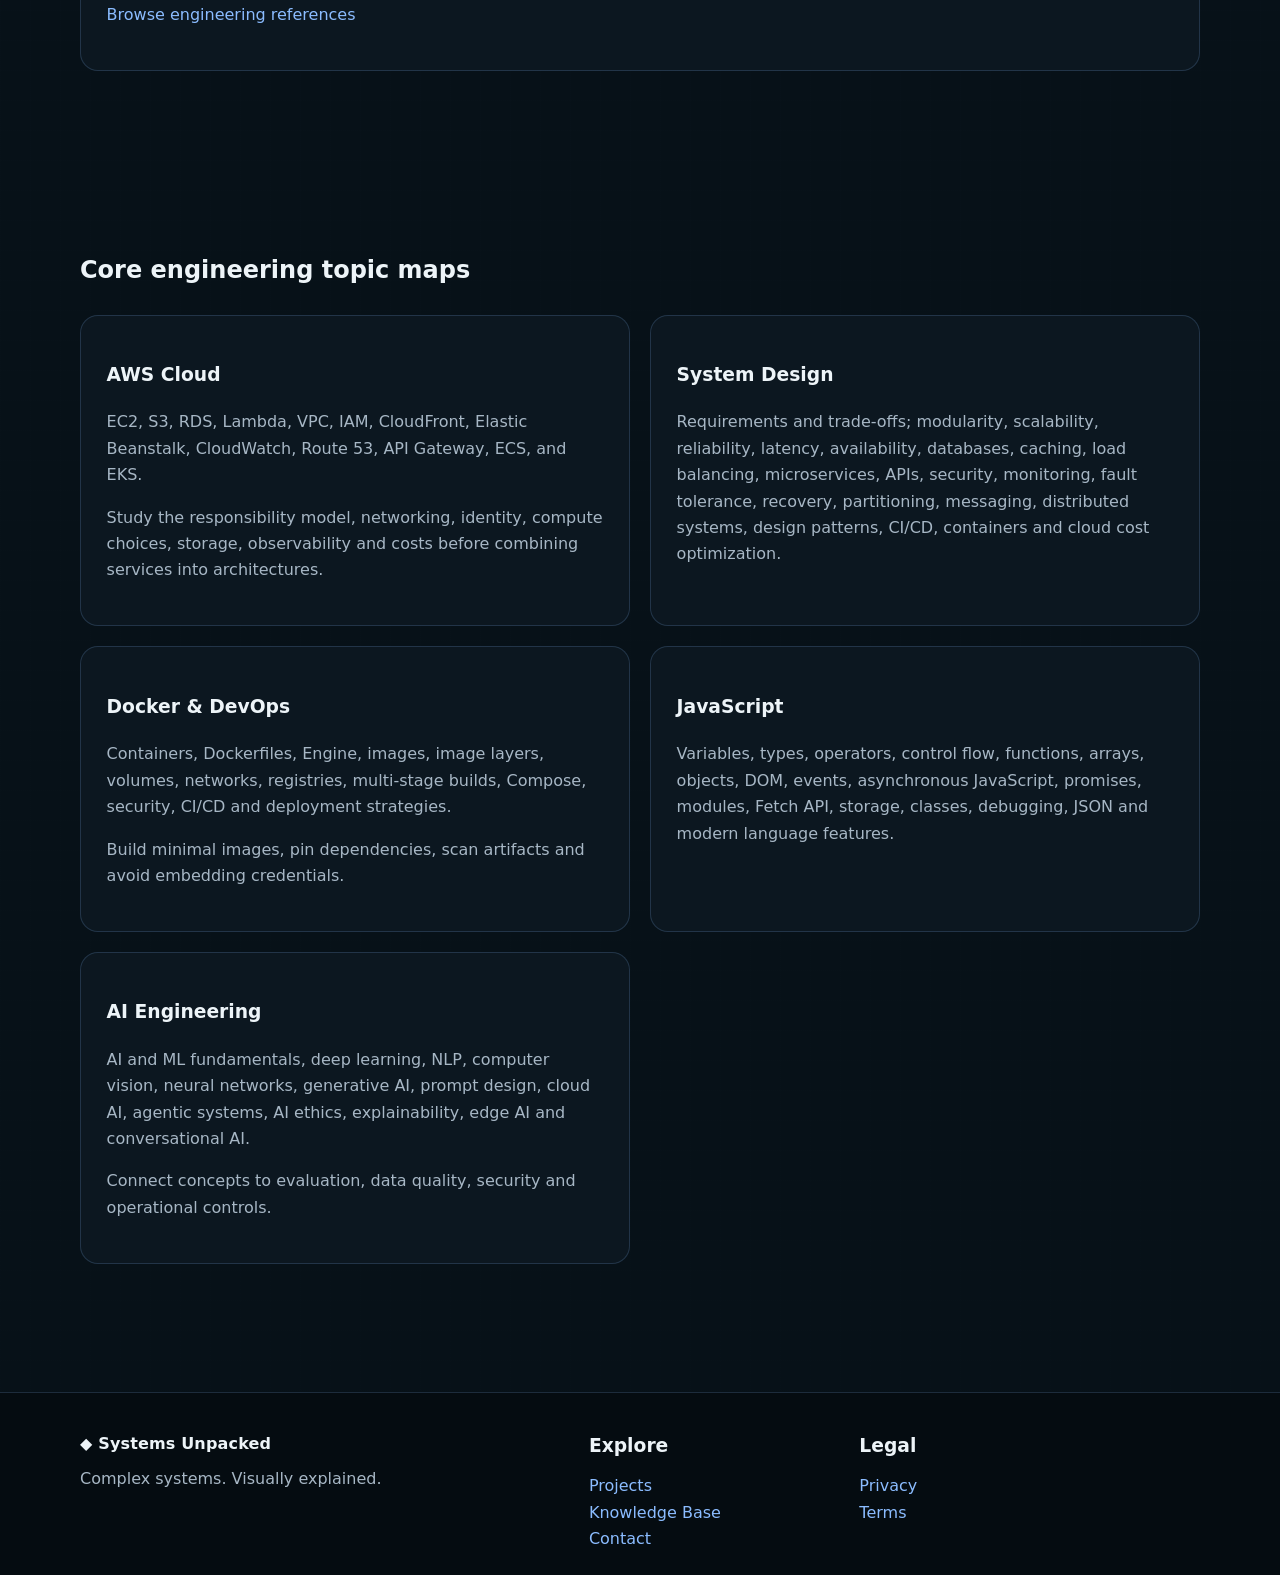
<file: knowledge/index.html>
<!doctype html>
<html lang="en"><head><meta charset="utf-8"><meta name="viewport" content="width=device-width,initial-scale=1">
<meta name="description" content="Practical Kubernetes deployment, troubleshooting, YAML, AWS, Docker, system design, JavaScript and AI learning guides from Systems Unpacked.">
<meta property="og:title" content="Engineering Knowledge Base | Systems Unpacked"><meta property="og:type" content="website"><meta property="og:url" content="https://systems-unpacked.com/knowledge/">
<title>Engineering Knowledge Base | Systems Unpacked</title><link rel="canonical" href="https://systems-unpacked.com/knowledge/"><link rel="stylesheet" href="/assets/styles.css"></head>
<body><div class="page-shell"><header class="topbar"><nav class="nav container" aria-label="Main navigation"><a class="brand" href="/"><span class="brand-mark">◆</span><span>Systems Unpacked</span></a><details class="mobile-navigation"><summary aria-label="Toggle site navigation">Menu</summary><div class="mobile-nav-links"><a href="/">Home</a><a href="/projects/">Projects</a><a href="/knowledge/" class="active" aria-current="page">Knowledge</a><a href="/about/">About</a><a href="/contact/">Contact</a><a href="/resume/">Resume</a><a href="/blog/">Articles</a><a href="/references/">References</a></div></details><div class="nav-links"><a href="/">Home</a><a href="/projects/">Projects</a><a href="/knowledge/" class="active" aria-current="page">Knowledge</a><a href="/about/">About</a><a href="/contact/">Contact</a><a href="/resume/">Resume</a></div></nav></header>
<main class="container"><section class="page-header"><p class="eyebrow">Technical learning guides</p><h1>Engineering Knowledge Base</h1><p>Reference notes and practical workflows for cloud and software engineering. These are educational guides, not claims of deployed projects.</p></section>
<section class="section" aria-labelledby="learning-paths-heading"><h2 id="learning-paths-heading">Choose a learning path</h2><div class="knowledge-grid"><article class="content-panel"><h3>Kubernetes Production Engineering</h3><p>Deployment → configuration → troubleshooting → operational verification.</p><p><a href="#k8s">Start Kubernetes guide</a></p></article><article class="content-panel"><h3>AWS &amp; Cloud Architecture</h3><p>Identity, networking, compute, data, reliability and cost.</p><p><a href="#topics">Explore cloud topic map</a></p></article><article class="content-panel"><h3>Platform &amp; DevOps</h3><p>Containers, CI/CD, Terraform, governance and operational practices.</p><p><a href="/projects/">See platform material</a></p></article><article class="content-panel"><h3>Software &amp; AI Engineering</h3><p>System design, JavaScript, AI agents and foundational concepts.</p><p><a href="#topics">Browse topic maps</a></p></article></div><p class="lede">Topic maps are outlines, not published full-length lessons. Review examples and commands against your environment before using them in production.</p></section><section class="section" aria-labelledby="k8s"><h2 id="k8s">Kubernetes: Deploy, Configure, Troubleshoot</h2><div class="knowledge-grid">
<article class="content-panel"><h3>1. Deploy an application to Kubernetes</h3><p>Developer → CI build and tests → container image → Amazon ECR → Kubernetes Deployment → Service → Ingress / Load Balancer → Users.</p><ol><li>Build and test the application; create a container image.</li><li>Push the versioned image to a registry such as Amazon ECR.</li><li>Define a Deployment with image, replica count, resource requests and limits, and probes.</li><li>Apply manifests with <code>kubectl apply -f k8s/</code>.</li><li>Verify rollout, pods, Service endpoints, and external routing.</li><li>Use rolling updates and <code>kubectl rollout undo deployment/my-app</code> when needed.</li></ol><p><strong>Note:</strong> A Service is internal by default. External access requires appropriate networking and an Ingress controller or load balancer.</p></article>
<article class="content-panel"><h3>2. Production troubleshooting</h3><p>Start with <code>kubectl get pods -A</code> and <code>kubectl describe pod &lt;pod&gt; -n &lt;namespace&gt;</code>; inspect events before changing resources.</p><ul class="bullet-list"><li><strong>Pending:</strong> scheduling constraints, CPU/memory requests, taints, PVCs, quotas.</li><li><strong>CrashLoopBackOff:</strong> previous logs, startup command, configuration, dependencies and probes.</li><li><strong>ImagePullBackOff:</strong> image name/tag, registry permissions, pull secrets and network access.</li><li><strong>Running but unavailable:</strong> readiness, Service selectors, EndpointSlices, ports, Ingress and DNS.</li><li><strong>High resource use:</strong> metrics, limits, HPA behavior, application profiling.</li><li><strong>Node or network issues:</strong> node conditions, CNI, NetworkPolicy and DNS.</li></ul><p>After remediation: <strong>fix → verify → monitor</strong>.</p></article>
<article class="content-panel"><h3>3. Kubernetes YAML anatomy</h3><p>Common resource fields are <code>apiVersion</code>, <code>kind</code>, <code>metadata</code>, and <code>spec</code>. A Deployment's pod template is under <code>spec.template</code>.</p><pre><code>apiVersion: apps/v1
kind: Deployment
metadata:
  name: my-app
spec:
  replicas: 3
  selector:
    matchLabels:
      app: my-app
  template:
    metadata:
      labels:
        app: my-app
    spec:
      containers:
        - name: web
          image: nginx:1.27
          ports:
            - containerPort: 80
          resources:
            requests:
              cpu: 250m
              memory: 256Mi
            limits:
              memory: 512Mi</code></pre><p>Use namespace-scoped configuration, appropriate RBAC, Secrets for sensitive values, and Kustomize or Helm for environment-specific packaging. Never commit real secret values.</p></article>
<article class="content-panel"><h3>4. Example EKS repository layout</h3><pre><code>k8s-project/
├── .github/workflows/ci-cd.yml
├── app/
│   ├── src/
│   └── Dockerfile
├── k8s/
│   ├── namespace/
│   ├── deployment/
│   ├── service/
│   ├── ingress/
│   ├── config/
│   └── hpa/
├── terraform/
│   ├── modules/
│   │   ├── eks/
│   │   └── vpc/
│   ├── main.tf
│   ├── variables.tf
│   └── outputs.tf
└── README.md</code></pre><p>Separate application build, infrastructure provisioning, and Kubernetes deployment into independently reviewed CI/CD stages. Do not automatically run destructive Terraform applies or cluster mutations from untrusted pull requests.</p></article>
</div></section>
<section class="section"><div class="content-panel"><p class="eyebrow">Curated resources</p><h2>External Engineering References</h2><p>Explore interactive learning resources, including Protocol Explorer for network packet visualization.</p><p><a href="/references/">Browse engineering references</a></p></div></section>
<section class="section" aria-labelledby="topics"><h2 id="topics">Core engineering topic maps</h2><div class="knowledge-grid">
<article class="content-panel"><h3>AWS Cloud</h3><p>EC2, S3, RDS, Lambda, VPC, IAM, CloudFront, Elastic Beanstalk, CloudWatch, Route 53, API Gateway, ECS, and EKS.</p><p>Study the responsibility model, networking, identity, compute choices, storage, observability and costs before combining services into architectures.</p></article>
<article class="content-panel"><h3>System Design</h3><p>Requirements and trade-offs; modularity, scalability, reliability, latency, availability, databases, caching, load balancing, microservices, APIs, security, monitoring, fault tolerance, recovery, partitioning, messaging, distributed systems, design patterns, CI/CD, containers and cloud cost optimization.</p></article>
<article class="content-panel"><h3>Docker &amp; DevOps</h3><p>Containers, Dockerfiles, Engine, images, image layers, volumes, networks, registries, multi-stage builds, Compose, security, CI/CD and deployment strategies.</p><p>Build minimal images, pin dependencies, scan artifacts and avoid embedding credentials.</p></article>
<article class="content-panel"><h3>JavaScript</h3><p>Variables, types, operators, control flow, functions, arrays, objects, DOM, events, asynchronous JavaScript, promises, modules, Fetch API, storage, classes, debugging, JSON and modern language features.</p></article>
<article class="content-panel"><h3>AI Engineering</h3><p>AI and ML fundamentals, deep learning, NLP, computer vision, neural networks, generative AI, prompt design, cloud AI, agentic systems, AI ethics, explainability, edge AI and conversational AI.</p><p>Connect concepts to evaluation, data quality, security and operational controls.</p></article>
</div></section></main>
<footer class="site-footer"><div class="container footer-grid"><div><a class="brand footer-brand" href="/">◆ Systems Unpacked</a><p class="footer-copy">Complex systems. Visually explained.</p></div><div><h3>Explore</h3><ul><li><a href="/projects/">Projects</a></li><li><a href="/knowledge/">Knowledge Base</a></li><li><a href="/contact/">Contact</a></li></ul></div><div><h3>Legal</h3><ul><li><a href="/privacy/">Privacy</a></li><li><a href="/terms/">Terms</a></li></ul></div></div></footer></div></body></html>
</file>
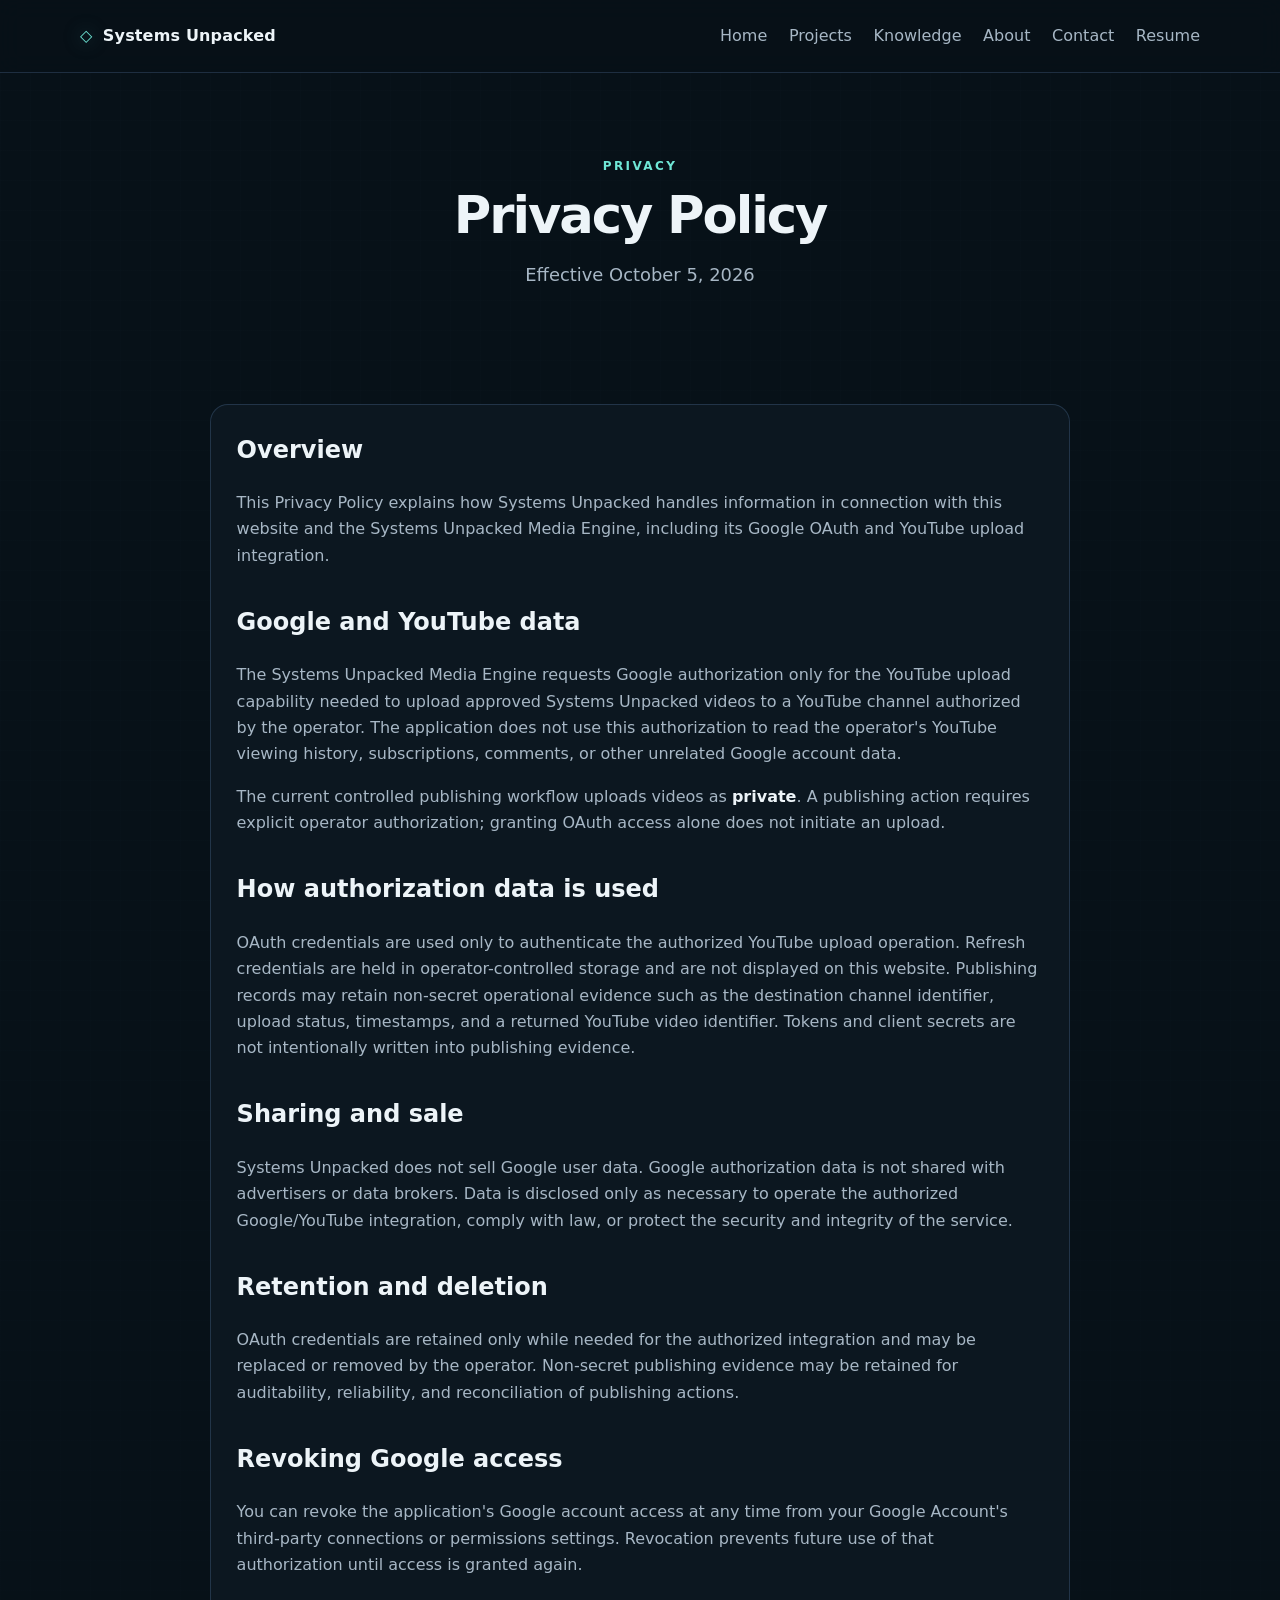
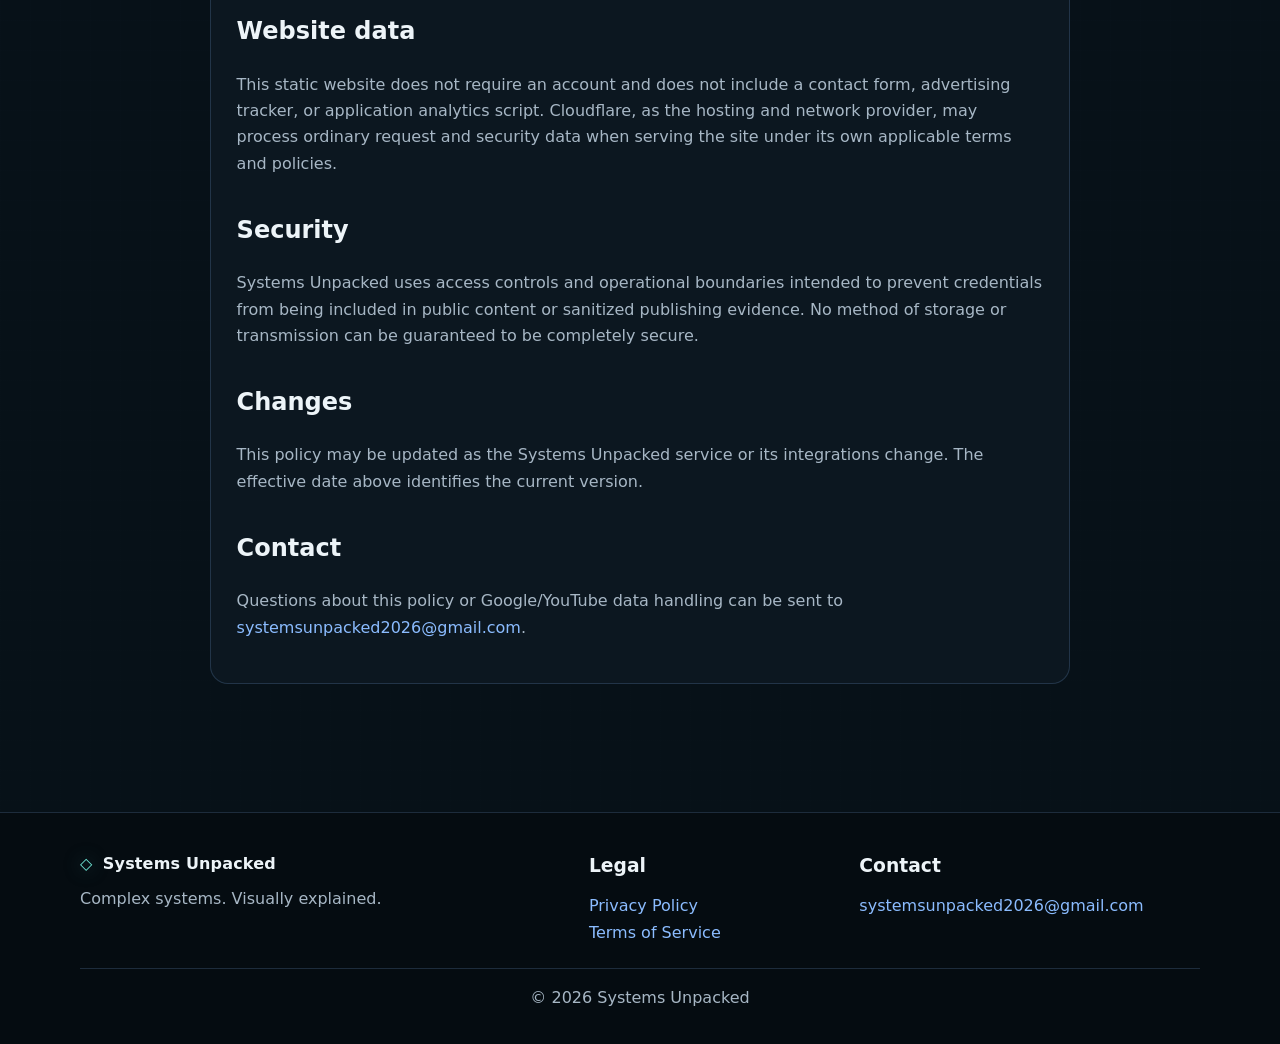
<file: privacy/index.html>
<!doctype html>
<html lang="en">
<head><meta charset="utf-8"><meta name="viewport" content="width=device-width,initial-scale=1"><meta name="description" content="Privacy Policy for Systems Unpacked and the Systems Unpacked Media Engine."><meta property="og:title" content="Privacy Policy | Systems Unpacked">
  <meta property="og:type" content="website">
  <meta property="og:url" content="https://systems-unpacked.com/privacy/">
  <title>Privacy Policy | Systems Unpacked</title><link rel="canonical" href="https://systems-unpacked.com/privacy/">
  <link rel="stylesheet" href="/assets/styles.css"></head>
<body><header class="topbar"><nav class="container nav"><a class="brand" href="/"><span class="brand-mark">◇</span> Systems Unpacked</a><details class="mobile-navigation"><summary aria-label="Toggle site navigation">Menu</summary><div class="mobile-nav-links"><a href="/">Home</a><a href="/projects/">Projects</a><a href="/knowledge/">Knowledge</a><a href="/about/">About</a><a href="/contact/">Contact</a><a href="/resume/">Resume</a><a href="/blog/">Articles</a><a href="/references/">References</a></div></details><div class="nav-links"><a href="/">Home</a><a href="/projects/">Projects</a><a href="/knowledge/">Knowledge</a><a href="/about/">About</a><a href="/contact/">Contact</a><a href="/resume/">Resume</a></div></nav></header>
<main><section class="container page-header"><p class="eyebrow">PRIVACY</p><h1>Privacy Policy</h1><p class="lede centered">Effective October 5, 2026</p></section>
<section class="container section legal"><div class="content-panel">
<h2>Overview</h2><p>This Privacy Policy explains how Systems Unpacked handles information in connection with this website and the Systems Unpacked Media Engine, including its Google OAuth and YouTube upload integration.</p>
<h2>Google and YouTube data</h2><p>The Systems Unpacked Media Engine requests Google authorization only for the YouTube upload capability needed to upload approved Systems Unpacked videos to a YouTube channel authorized by the operator. The application does not use this authorization to read the operator's YouTube viewing history, subscriptions, comments, or other unrelated Google account data.</p>
<p>The current controlled publishing workflow uploads videos as <strong>private</strong>. A publishing action requires explicit operator authorization; granting OAuth access alone does not initiate an upload.</p>
<h2>How authorization data is used</h2><p>OAuth credentials are used only to authenticate the authorized YouTube upload operation. Refresh credentials are held in operator-controlled storage and are not displayed on this website. Publishing records may retain non-secret operational evidence such as the destination channel identifier, upload status, timestamps, and a returned YouTube video identifier. Tokens and client secrets are not intentionally written into publishing evidence.</p>
<h2>Sharing and sale</h2><p>Systems Unpacked does not sell Google user data. Google authorization data is not shared with advertisers or data brokers. Data is disclosed only as necessary to operate the authorized Google/YouTube integration, comply with law, or protect the security and integrity of the service.</p>
<h2>Retention and deletion</h2><p>OAuth credentials are retained only while needed for the authorized integration and may be replaced or removed by the operator. Non-secret publishing evidence may be retained for auditability, reliability, and reconciliation of publishing actions.</p>
<h2>Revoking Google access</h2><p>You can revoke the application's Google account access at any time from your Google Account's third-party connections or permissions settings. Revocation prevents future use of that authorization until access is granted again.</p>
<h2>Website data</h2><p>This static website does not require an account and does not include a contact form, advertising tracker, or application analytics script. Cloudflare, as the hosting and network provider, may process ordinary request and security data when serving the site under its own applicable terms and policies.</p>
<h2>Security</h2><p>Systems Unpacked uses access controls and operational boundaries intended to prevent credentials from being included in public content or sanitized publishing evidence. No method of storage or transmission can be guaranteed to be completely secure.</p>
<h2>Changes</h2><p>This policy may be updated as the Systems Unpacked service or its integrations change. The effective date above identifies the current version.</p>
<h2>Contact</h2><p>Questions about this policy or Google/YouTube data handling can be sent to <a href="mailto:systemsunpacked2026@gmail.com">systemsunpacked2026@gmail.com</a>.</p>
</div></section></main>
<footer class="site-footer"><div class="container footer-grid"><div><a class="brand" href="/"><span class="brand-mark">◇</span> Systems Unpacked</a><p class="footer-copy">Complex systems. Visually explained.</p></div><div><h3>Legal</h3><ul><li><a href="/privacy/">Privacy Policy</a></li><li><a href="/terms/">Terms of Service</a></li></ul></div><div><h3>Contact</h3><p class="footer-copy"><a href="mailto:systemsunpacked2026@gmail.com">systemsunpacked2026@gmail.com</a></p></div></div><div class="container footer-bottom">© 2026 Systems Unpacked</div></footer>
</body></html>
</file>
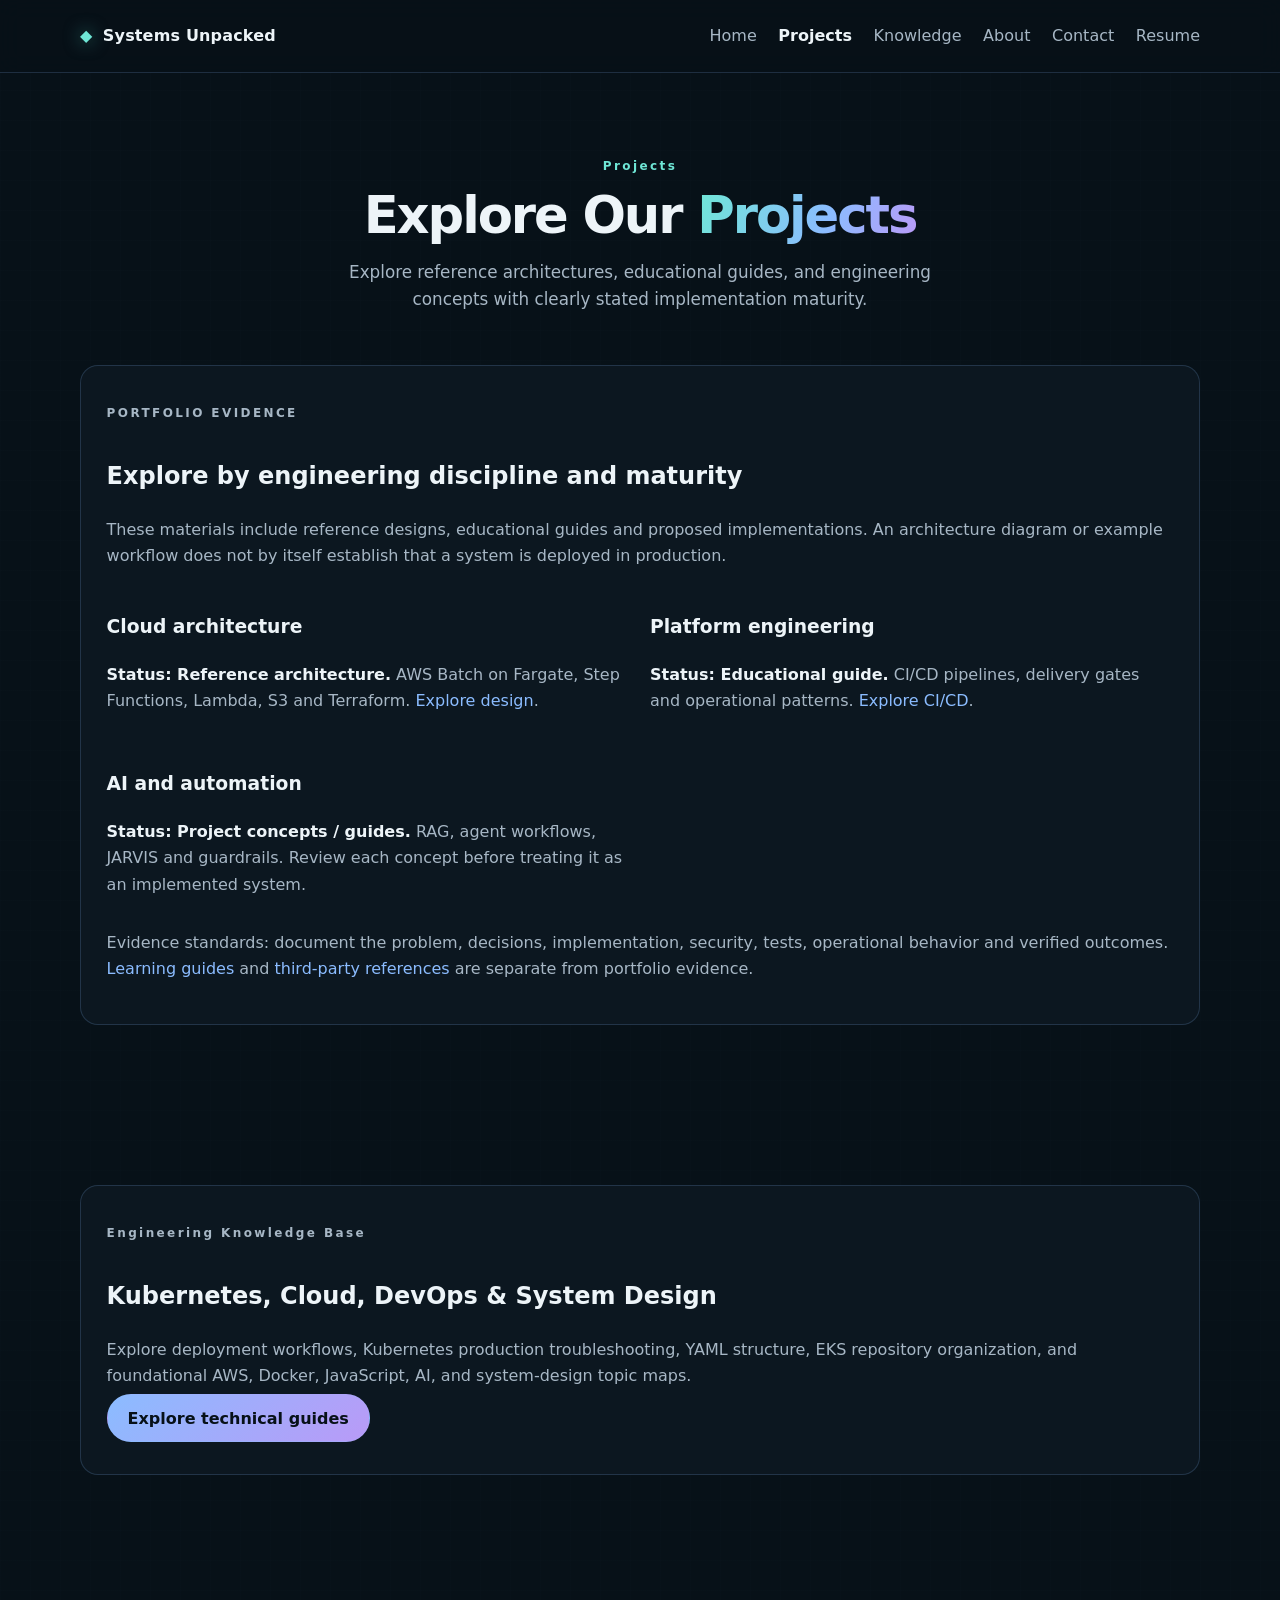
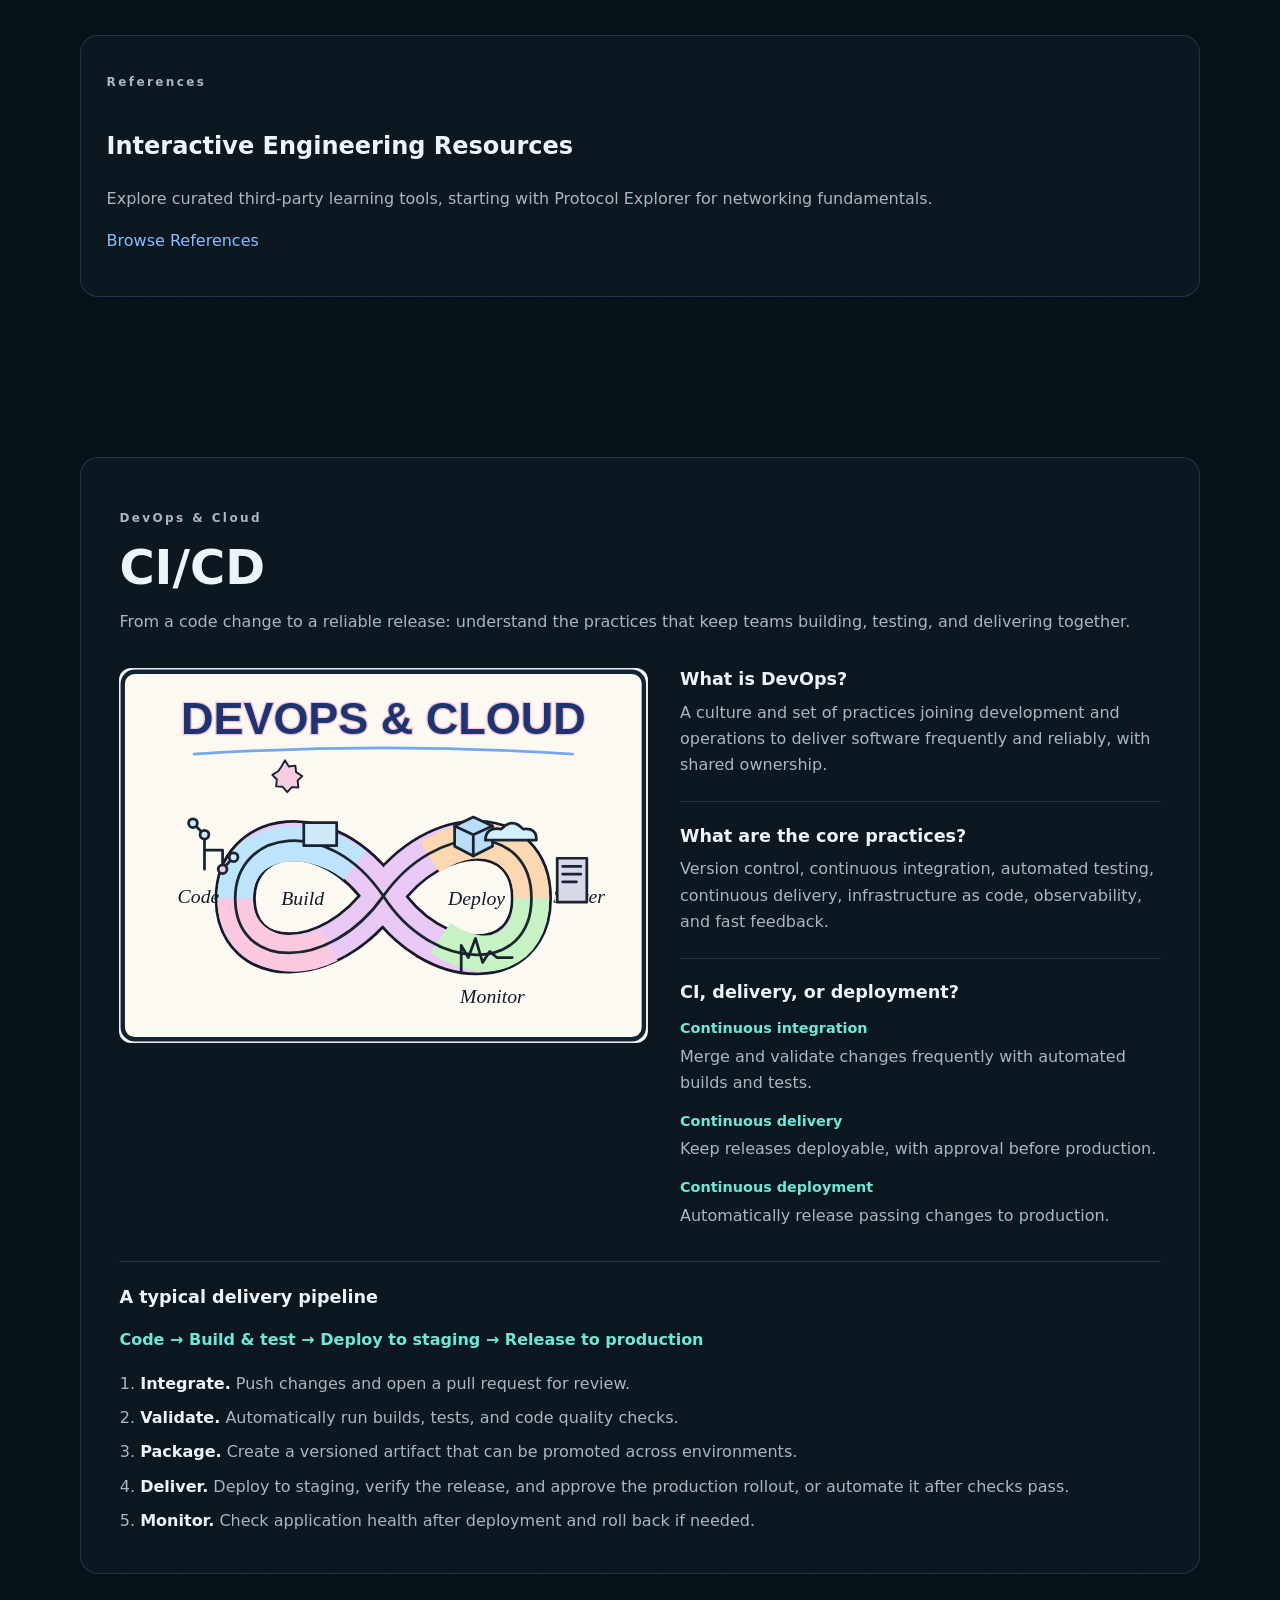
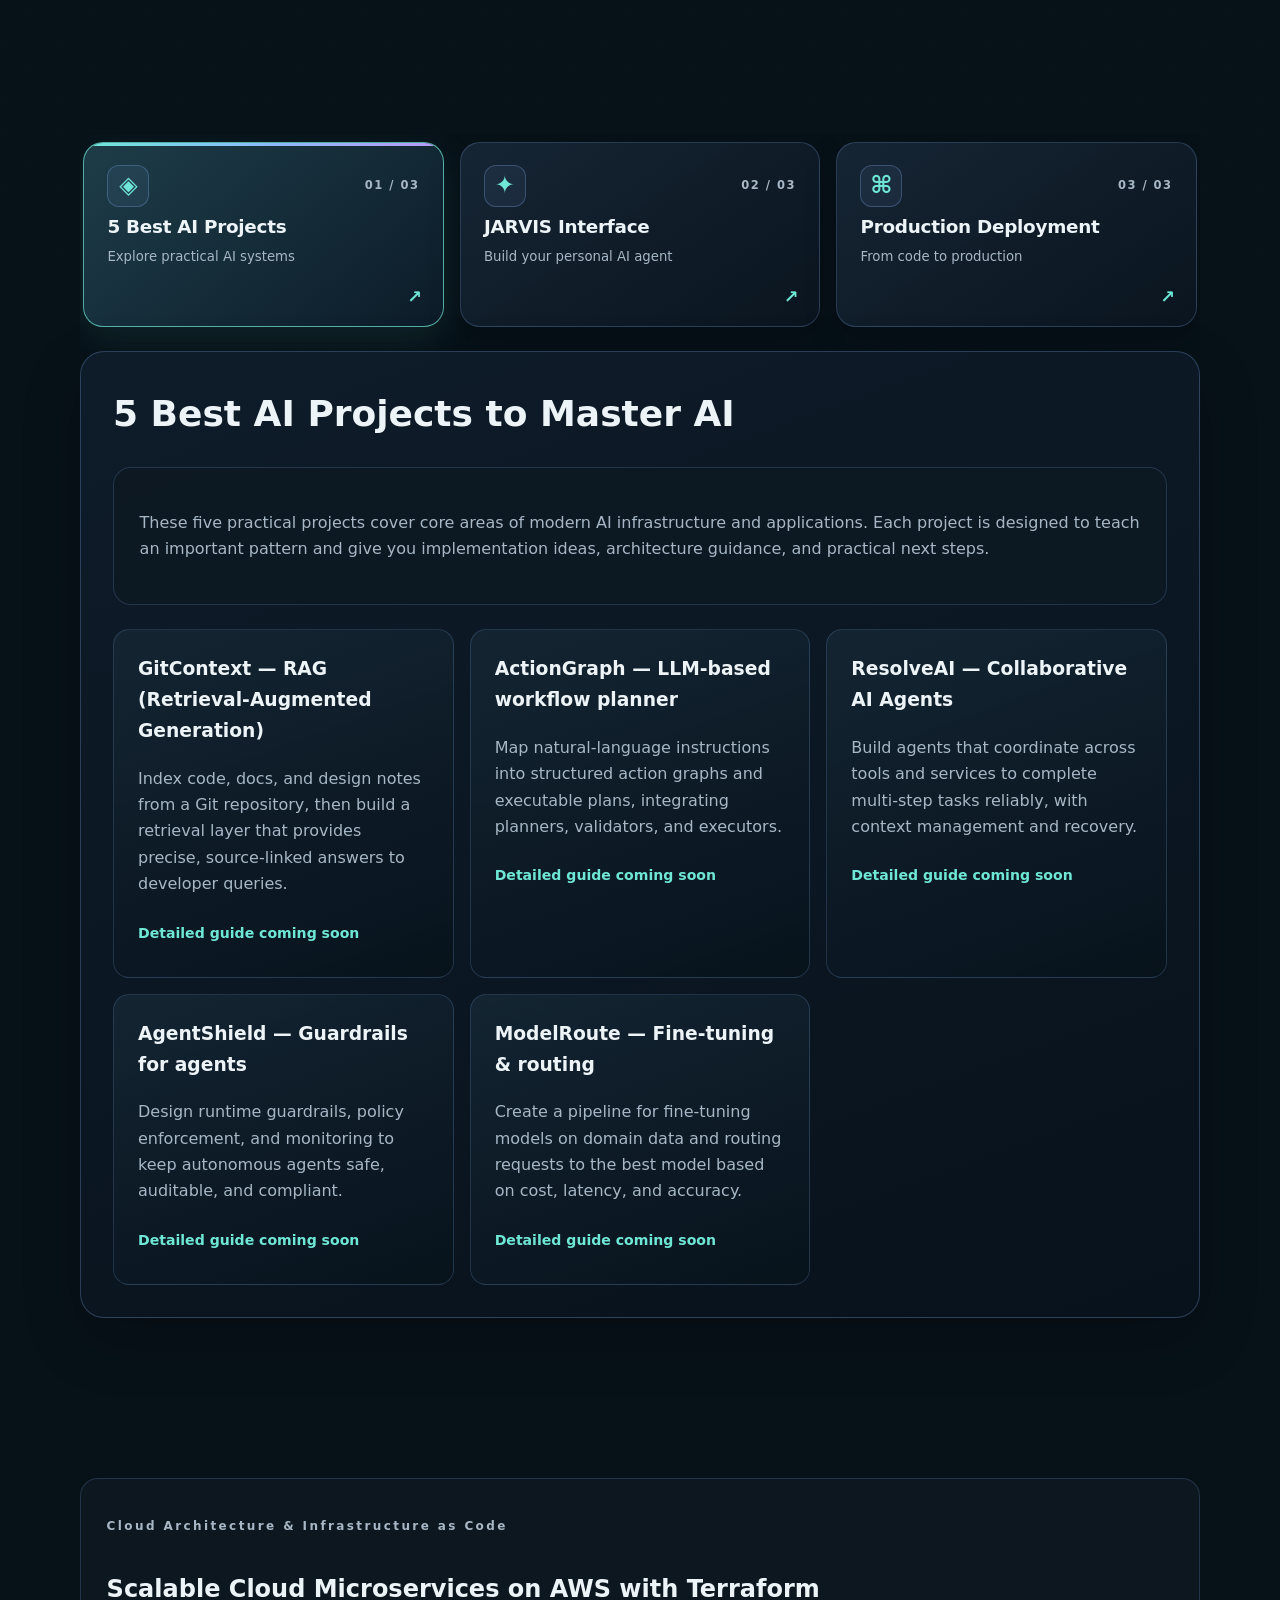
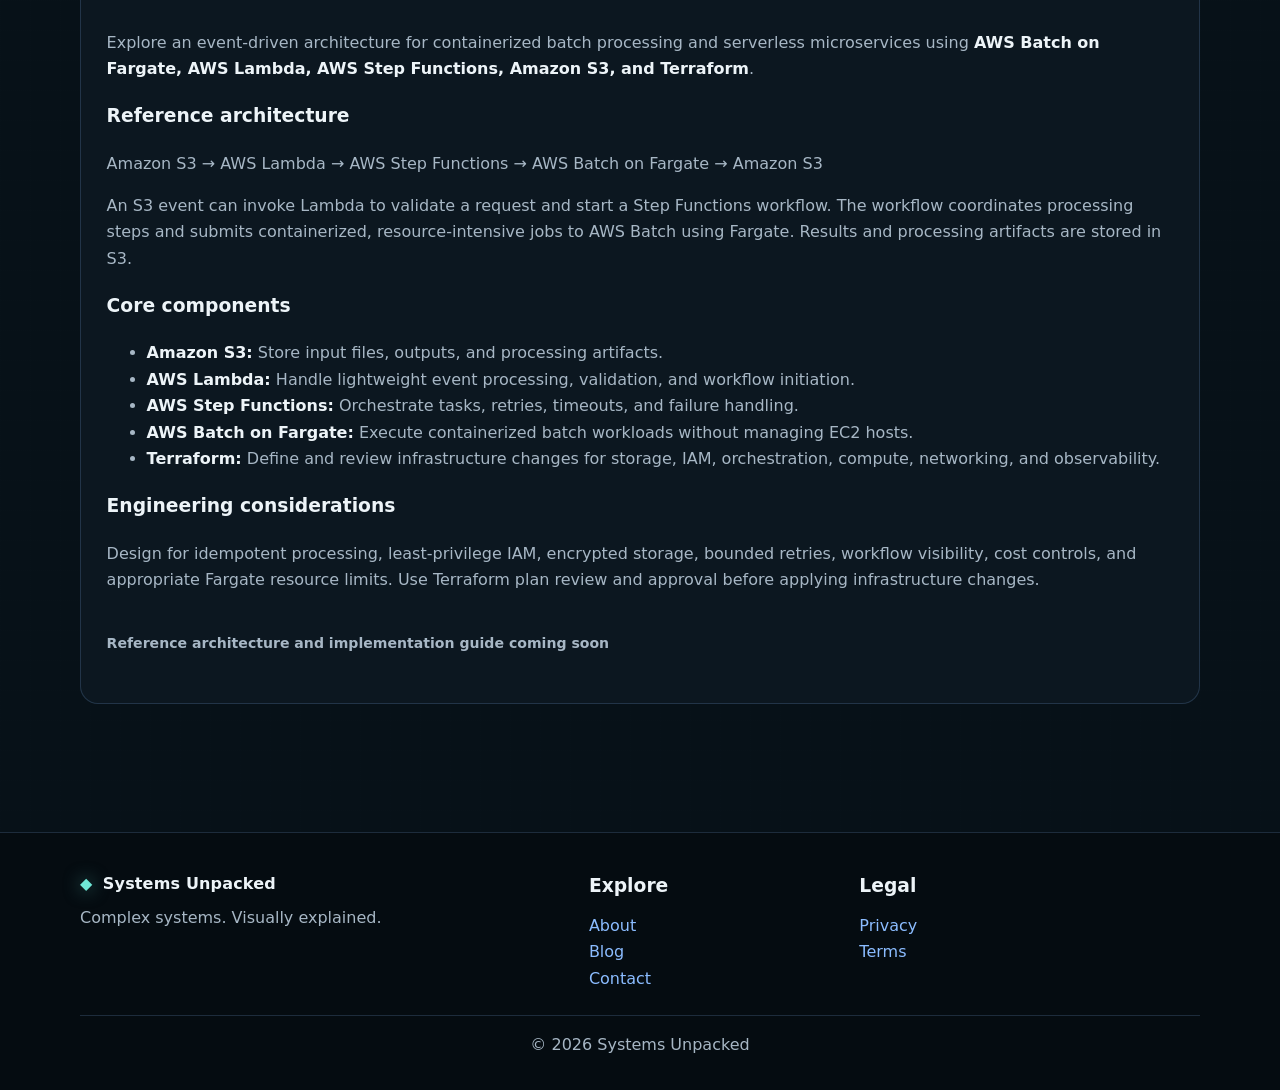
<file: projects/index.html>
<!DOCTYPE html>
<html lang="en">
  <head>
    <meta charset="UTF-8" />
    <meta name="viewport" content="width=device-width, initial-scale=1.0" />
    <meta name="description" content="Projects — Systems Unpacked: practical AI project guides and templates to build expertise." />
    <meta property="og:title" content="Projects | Systems Unpacked">
  <meta property="og:type" content="website">
  <meta property="og:url" content="https://systems-unpacked.com/projects/">
  <title>Projects | Systems Unpacked</title>
    <link rel="canonical" href="https://systems-unpacked.com/projects/">
  <link rel="stylesheet" href="/assets/styles.css" />
  </head>
  <body>
    <div class="page-shell">
      <header class="topbar">
        <nav class="nav container" aria-label="Main navigation">
          <a class="brand" href="/" aria-label="Systems Unpacked home">
            <span class="brand-mark">◆</span>
            <span>Systems Unpacked</span>
          </a>
          <details class="mobile-navigation"><summary aria-label="Toggle site navigation">Menu</summary><div class="mobile-nav-links"><a href="/">Home</a><a href="/projects/" class="active" aria-current="page">Projects</a><a href="/knowledge/">Knowledge</a><a href="/about/">About</a><a href="/contact/">Contact</a><a href="/resume/">Resume</a><a href="/blog/">Articles</a><a href="/references/">References</a></div></details><div class="nav-links"><a href="/">Home</a><a href="/projects/" class="active" aria-current="page">Projects</a><a href="/knowledge/">Knowledge</a><a href="/about/">About</a><a href="/contact/">Contact</a><a href="/resume/">Resume</a></div>
        </nav>
      </header>

      <main>
        <section class="page-header container">
          <p class="eyebrow">Projects</p>
          <h1>Explore Our <span class="project-heading-accent">Projects</span></h1>
          <p class="project-header-description">Explore reference architectures, educational guides, and engineering concepts with clearly stated implementation maturity.</p>
        </section>

        <section class="section container" aria-labelledby="portfolio-status-heading"><div class="content-panel"><p class="eyebrow">PORTFOLIO EVIDENCE</p><h2 id="portfolio-status-heading">Explore by engineering discipline and maturity</h2><p>These materials include reference designs, educational guides and proposed implementations. An architecture diagram or example workflow does not by itself establish that a system is deployed in production.</p><div class="knowledge-grid"><article><h3>Cloud architecture</h3><p><strong>Status: Reference architecture.</strong> AWS Batch on Fargate, Step Functions, Lambda, S3 and Terraform. <a href="#aws-microservices">Explore design</a>.</p></article><article><h3>Platform engineering</h3><p><strong>Status: Educational guide.</strong> CI/CD pipelines, delivery gates and operational patterns. <a href="#cicd-heading">Explore CI/CD</a>.</p></article><article><h3>AI and automation</h3><p><strong>Status: Project concepts / guides.</strong> RAG, agent workflows, JARVIS and guardrails. Review each concept before treating it as an implemented system.</p></article></div><p>Evidence standards: document the problem, decisions, implementation, security, tests, operational behavior and verified outcomes. <a href="/knowledge/">Learning guides</a> and <a href="/references/">third-party references</a> are separate from portfolio evidence.</p></div></section>
<section class="section container" aria-labelledby="knowledge-link-heading"><div class="content-panel"><p class="eyebrow">Engineering Knowledge Base</p><h2 id="knowledge-link-heading">Kubernetes, Cloud, DevOps &amp; System Design</h2><p>Explore deployment workflows, Kubernetes production troubleshooting, YAML structure, EKS repository organization, and foundational AWS, Docker, JavaScript, AI, and system-design topic maps.</p><p><a class="button button-primary" href="/knowledge/">Explore technical guides</a></p></div></section>
        <section class="section container" aria-labelledby="references-link-heading"><div class="content-panel"><p class="eyebrow">References</p><h2 id="references-link-heading">Interactive Engineering Resources</h2><p>Explore curated third-party learning tools, starting with Protocol Explorer for networking fundamentals.</p><p><a href="/references/">Browse References</a></p></div></section>
<section class="section container cicd-section" aria-labelledby="cicd-heading">
          <div class="content-panel cicd-panel">
            <p class="eyebrow">DevOps &amp; Cloud</p>
            <h2 id="cicd-heading">CI/CD</h2>
            <p>From a code change to a reliable release: understand the practices that keep teams building, testing, and delivering together.</p>
            <div class="cicd-overview">
              <div class="cicd-figure"><svg class="cicd-illustration" xmlns="http://www.w3.org/2000/svg" viewBox="0 0 960 680" role="img" aria-labelledby="title desc">
<title id="title">DevOps &amp; Cloud</title><desc id="desc">A continuous DevOps infinity loop connecting Code, Build, Deploy, Server, and Monitor.</desc>
<rect width="960" height="680" rx="24" fill="#fcf9f2"/><rect x="5" y="5" width="950" height="670" rx="22" fill="none" stroke="#142334" stroke-width="8"/>
<text x="480" y="118" text-anchor="middle" font-family="Arial,sans-serif" font-size="82" font-weight="800" fill="#1c346f" stroke="#f6c2d3" stroke-width="5" paint-order="stroke">DEVOPS &amp; CLOUD</text>
<path d="M135 155 Q480 133 825 155" fill="none" stroke="#73a9ee" stroke-width="5" stroke-linecap="round"/>
<path d="M480 414 C378 264 210 294 210 418 C210 550 382 553 480 414 C578 275 750 280 750 418 C750 557 570 555 480 414" fill="none" stroke="#151b28" stroke-width="75" stroke-linecap="round"/>
<path d="M480 414 C378 264 210 294 210 418 C210 550 382 553 480 414 C578 275 750 280 750 418 C750 557 570 555 480 414" fill="none" stroke="#e9c8f6" stroke-width="65" stroke-linecap="round"/>
<path d="M210 418 C210 310 340 290 428 358" fill="none" stroke="#bde4fa" stroke-width="65"/><path d="M210 420 C210 502 298 545 382 503" fill="none" stroke="#fac8df" stroke-width="65"/><path d="M565 343 C666 278 750 326 750 418" fill="none" stroke="#fbd8b2" stroke-width="65"/><path d="M750 418 C750 520 664 545 584 490" fill="none" stroke="#c7f2c3" stroke-width="65"/>
<path d="M480 414 C378 264 210 294 210 418 C210 550 382 553 480 414 C578 275 750 280 750 418 C750 557 570 555 480 414" fill="none" stroke="#1b2530" stroke-width="5" stroke-linecap="round"/>
<g fill="#111b2c" font-family="Georgia,serif" font-style="italic" font-size="36"><text x="105" y="427">Code</text><text x="294" y="430">Build</text><text x="598" y="430">Deploy</text><text x="790" y="427">Server</text><text x="620" y="609">Monitor</text></g>
<g stroke="#192332" stroke-width="5" fill="none" stroke-linecap="round" stroke-linejoin="round"><path d="M154 365 V302 M154 330 H187 V365 M154 302 L133 281 M187 365 L207 343"/><circle cx="154" cy="302" r="8" fill="#cdeaff"/><circle cx="187" cy="365" r="8" fill="#f5c8de"/><circle cx="133" cy="281" r="8" fill="#cdeaff"/><circle cx="207" cy="343" r="8" fill="#cdeaff"/><path d="M335 280 h60 v42 h-60z" fill="#cfe9fb"/><path d="M342 268 l9 -16 10 16 17 -2 2 17 16 10 -12 12 2 18 -17 -1 -12 13 -12 -14 -17 -1 2 -18 -12 -12 16 -10z" transform="translate(55,-10) scale(.7)" fill="#f6cce0"/><path d="M610 286 l34 -16 35 16 v37 l-35 18 -34 -18z" fill="#b9dcf7"/><path d="M610 286 l34 16 35 -16 M644 302 v39"/><path d="M797 345 h54 v80 h-54z" fill="#d8d9e8"/><path d="M807 360 h33 M807 374 h33 M807 388 h25"/><path d="M622 552 v-48 l13 22 13 -35 13 44 13 -20 13 11 h28"/><path d="M735 292 q-20 -22 -40 0 q-28 -5 -29 20 h93 q1 -23 -24 -20z" fill="#d3effb"/></g>
</svg></div>
              <div class="cicd-notes">
                <article>
                  <h3>What is DevOps?</h3>
                  <p>A culture and set of practices joining development and operations to deliver software frequently and reliably, with shared ownership.</p>
                </article>
                <article>
                  <h3>What are the core practices?</h3>
                  <p>Version control, continuous integration, automated testing, continuous delivery, infrastructure as code, observability, and fast feedback.</p>
                </article>
                <article>
                  <h3>CI, delivery, or deployment?</h3>
                  <dl class="cicd-definitions">
                    <div><dt>Continuous integration</dt><dd>Merge and validate changes frequently with automated builds and tests.</dd></div>
                    <div><dt>Continuous delivery</dt><dd>Keep releases deployable, with approval before production.</dd></div>
                    <div><dt>Continuous deployment</dt><dd>Automatically release passing changes to production.</dd></div>
                  </dl>
                </article>
              </div>
            </div>
            <div class="cicd-workflow">
              <h3>A typical delivery pipeline</h3>
              <p class="cicd-flow">Code &rarr; Build &amp; test &rarr; Deploy to staging &rarr; Release to production</p>
              <ol class="bullet-list">
                <li><strong>Integrate.</strong> Push changes and open a pull request for review.</li>
                <li><strong>Validate.</strong> Automatically run builds, tests, and code quality checks.</li>
                <li><strong>Package.</strong> Create a versioned artifact that can be promoted across environments.</li>
                <li><strong>Deliver.</strong> Deploy to staging, verify the release, and approve the production rollout, or automate it after checks pass.</li>
                <li><strong>Monitor.</strong> Check application health after deployment and roll back if needed.</li>
              </ol>
            </div>
          </div>
        </section>

        <section class="section container">
          <nav class="project-tabs" aria-label="Project topics" role="tablist">
            <button type="button" role="tab" id="project-tab-0" aria-controls="project-panel-0" aria-selected="true" tabindex="0" data-project-tab="0"><span class="project-tab-top"><span class="project-tab-icon" aria-hidden="true">◈</span><span class="project-tab-number">01 / 03</span></span><span class="project-tab-title">5 Best AI Projects</span><span class="project-tab-description">Explore practical AI systems</span><span class="project-tab-arrow" aria-hidden="true">↗</span></button>
            <button type="button" role="tab" id="project-tab-1" aria-controls="project-panel-1" aria-selected="false" tabindex="-1" data-project-tab="1"><span class="project-tab-top"><span class="project-tab-icon" aria-hidden="true">✦</span><span class="project-tab-number">02 / 03</span></span><span class="project-tab-title">JARVIS Interface</span><span class="project-tab-description">Build your personal AI agent</span><span class="project-tab-arrow" aria-hidden="true">↗</span></button>
            <button type="button" role="tab" id="project-tab-2" aria-controls="project-panel-2" aria-selected="false" tabindex="-1" data-project-tab="2"><span class="project-tab-top"><span class="project-tab-icon" aria-hidden="true">⌘</span><span class="project-tab-number">03 / 03</span></span><span class="project-tab-title">Production Deployment</span><span class="project-tab-description">From code to production</span><span class="project-tab-arrow" aria-hidden="true">↗</span></button>
          </nav>
          <div class="project-frame">
            <section role="tabpanel" id="project-panel-0" aria-labelledby="project-tab-0" data-project-panel="0">
              <h2>5 Best AI Projects to Master AI</h2>
              <div class="content-panel">
            <p>These five practical projects cover core areas of modern AI infrastructure and applications. Each project is designed to teach an important pattern and give you implementation ideas, architecture guidance, and practical next steps.
            </p>
          </div>
              <div class="posts-grid">
              <article class="post-card"><h3>GitContext — RAG (Retrieval-Augmented Generation)</h3>
              <p>Index code, docs, and design notes from a Git repository, then build a retrieval layer that provides precise, source-linked answers to developer queries.</p>
              <span class="project-coming-soon">Detailed guide coming soon</span></article>
            

              <article class="post-card"><h3>ActionGraph — LLM-based workflow planner</h3>
              <p>Map natural-language instructions into structured action graphs and executable plans, integrating planners, validators, and executors.</p>
              <span class="project-coming-soon">Detailed guide coming soon</span></article>
            

              <article class="post-card"><h3>ResolveAI — Collaborative AI Agents</h3>
              <p>Build agents that coordinate across tools and services to complete multi-step tasks reliably, with context management and recovery.</p>
              <span class="project-coming-soon">Detailed guide coming soon</span></article>
            

              <article class="post-card"><h3>AgentShield — Guardrails for agents</h3>
              <p>Design runtime guardrails, policy enforcement, and monitoring to keep autonomous agents safe, auditable, and compliant.</p>
              <span class="project-coming-soon">Detailed guide coming soon</span></article>
            

              <article class="post-card"><h3>ModelRoute — Fine-tuning & routing</h3>
              <p>Create a pipeline for fine-tuning models on domain data and routing requests to the best model based on cost, latency, and accuracy.</p>
              <span class="project-coming-soon">Detailed guide coming soon</span></article>
            </div>
            </section>
            <section role="tabpanel" id="project-panel-1" aria-labelledby="project-tab-1" data-project-panel="1" hidden>
              <h2>How to Build Your Own JARVIS Interface</h2>
              <article class="project-detail">
              <h3>How to Build Your Own JARVIS Interface</h3>
              <p>Build a voice-enabled personal AI agent in one weekend using nine practical steps. Give it a home, choose an agent framework and model, add your context and memory, then connect skills, tools, communication channels, and a custom interface.</p>
              <h4>Nine steps to your own JARVIS</h4>
              <ol>
                <li><strong>Give it a home.</strong> Use an old laptop, Mac Mini, or cloud server.</li>
                <li><strong>Install an agent.</strong> Use a framework such as Hermes Agent to turn an AI model into a tool-using agent.</li>
                <li><strong>Choose its model.</strong> Select Claude, Codex, Gemini, or another supported model based on your needs.</li>
                <li><strong>Teach it your context.</strong> Explain who you are, what you do, and how your business works. Avoid sharing unnecessary sensitive information.</li>
                <li><strong>Add persistent memory.</strong> Consider Honcho AI or another memory system to retain useful context across conversations, with controls to inspect and delete it.</li>
                <li><strong>Give it skills.</strong> Add focused capabilities for the specific jobs you want it to handle.</li>
                <li><strong>Connect your tools.</strong> Integrate email, calendars, documents, or a browser with least-privilege permissions and approval gates for consequential actions.</li>
                <li><strong>Connect communication and voice.</strong> Explore Slack, Telegram, or iMessage integrations where supported. Add Hermes Voice and an ElevenLabs voice for spoken interaction.</li>
                <li><strong>Build the JARVIS interface.</strong> Use a design tool such as Claude to create a custom dashboard, then connect it to your agent and voice interface.</li>
              </ol>
              <p><strong>Weekend goal:</strong> A working prototype that can converse, remember approved context, and use connected tools. Production-grade security, reliability, and integrations require additional work.</p>
            </article>
            </section>
            <section role="tabpanel" id="project-panel-2" aria-labelledby="project-tab-2" data-project-panel="2" hidden>
              <h2>Production Deployment Explained</h2>
              <article class="project-detail">
              <h3>Production Deployment Explained</h3>
              <p>
                Here is how engineering teams take code from development to production. It all starts with a product manager creating user stories in Jira that explain what we're building and why — this is where requirements are defined. Engineers take those stories and start coding, commit changes to the GitHub repo, and merge them at the end of the sprint. CI pipelines such as Jenkins or GitLab CI build the application and run automated tests, while tools such as SonarQube analyze code quality and security. The code is packaged into Docker containers for consistent environments. QA tests in the dev environment to catch bugs, then features are deployed to staging/UAT for user acceptance testing. Finally, teams may use canary deployments for gradual rollout, feature flags to control feature exposure, and A/B testing to compare product variants while site reliability engineers monitor performance and respond to issues. The feature is now live for users — that’s generally how features reach your device.
              </p>
            </article>
            </section>
          </div>
          <script>
            (() => {
              const tabs = [...document.querySelectorAll('[data-project-tab]')];
              const panels = [...document.querySelectorAll('[data-project-panel]')];
              function activate(index, focus = false) {
                tabs.forEach((tab, i) => {
                  const active = i === index;
                  tab.setAttribute('aria-selected', String(active));
                  tab.tabIndex = active ? 0 : -1;
                  panels[i].hidden = !active;
                });
                if (focus) tabs[index].focus();
              }
              tabs.forEach((tab, i) => {
                tab.addEventListener('click', () => activate(i));
                tab.addEventListener('keydown', event => {
                  if (!['ArrowLeft', 'ArrowRight', 'Home', 'End'].includes(event.key)) return;
                  event.preventDefault();
                  const next = event.key === 'Home' ? 0 : event.key === 'End' ? tabs.length - 1 :
                    (i + (event.key === 'ArrowRight' ? 1 : -1) + tabs.length) % tabs.length;
                  activate(next, true);
                });
              });
            })();
          </script>
        </section>

        <section class="section container" id="aws-microservices" aria-labelledby="aws-microservices-heading">
          <div class="content-panel">
            <p class="eyebrow">Cloud Architecture &amp; Infrastructure as Code</p>
            <h2 id="aws-microservices-heading">Scalable Cloud Microservices on AWS with Terraform</h2>
            <p>Explore an event-driven architecture for containerized batch processing and serverless microservices using <strong>AWS Batch on Fargate, AWS Lambda, AWS Step Functions, Amazon S3, and Terraform</strong>.</p>
            <h3>Reference architecture</h3>
            <p class="cicd-flow">Amazon S3 &rarr; AWS Lambda &rarr; AWS Step Functions &rarr; AWS Batch on Fargate &rarr; Amazon S3</p>
            <p>An S3 event can invoke Lambda to validate a request and start a Step Functions workflow. The workflow coordinates processing steps and submits containerized, resource-intensive jobs to AWS Batch using Fargate. Results and processing artifacts are stored in S3.</p>
            <h3>Core components</h3>
            <ul class="bullet-list">
              <li><strong>Amazon S3:</strong> Store input files, outputs, and processing artifacts.</li>
              <li><strong>AWS Lambda:</strong> Handle lightweight event processing, validation, and workflow initiation.</li>
              <li><strong>AWS Step Functions:</strong> Orchestrate tasks, retries, timeouts, and failure handling.</li>
              <li><strong>AWS Batch on Fargate:</strong> Execute containerized batch workloads without managing EC2 hosts.</li>
              <li><strong>Terraform:</strong> Define and review infrastructure changes for storage, IAM, orchestration, compute, networking, and observability.</li>
            </ul>
            <h3>Engineering considerations</h3>
            <p>Design for idempotent processing, least-privilege IAM, encrypted storage, bounded retries, workflow visibility, cost controls, and appropriate Fargate resource limits. Use Terraform plan review and approval before applying infrastructure changes.</p>
            <p class="project-coming-soon">Reference architecture and implementation guide coming soon</p>
          </div>
        </section>
      </main>

      <footer class="site-footer">
        <div class="container footer-grid">
          <div>
            <a class="brand footer-brand" href="/">
              <span class="brand-mark">◆</span>
              <span>Systems Unpacked</span>
            </a>
            <p class="footer-copy">Complex systems. Visually explained.</p>
          </div>
          <div>
            <h3>Explore</h3>
            <ul>
              <li><a href="/about/">About</a></li>
              <li><a href="/blog/">Blog</a></li>
              <li><a href="/contact/">Contact</a></li>
            </ul>
          </div>
          <div>
            <h3>Legal</h3>
            <ul>
              <li><a href="/privacy/">Privacy</a></li>
              <li><a href="/terms/">Terms</a></li>
            </ul>
          </div>
        </div>
        <div class="container footer-bottom">
          <span>© 2026 Systems Unpacked</span>
        </div>
      </footer>
    </div>
  </body>
</html>
</file>
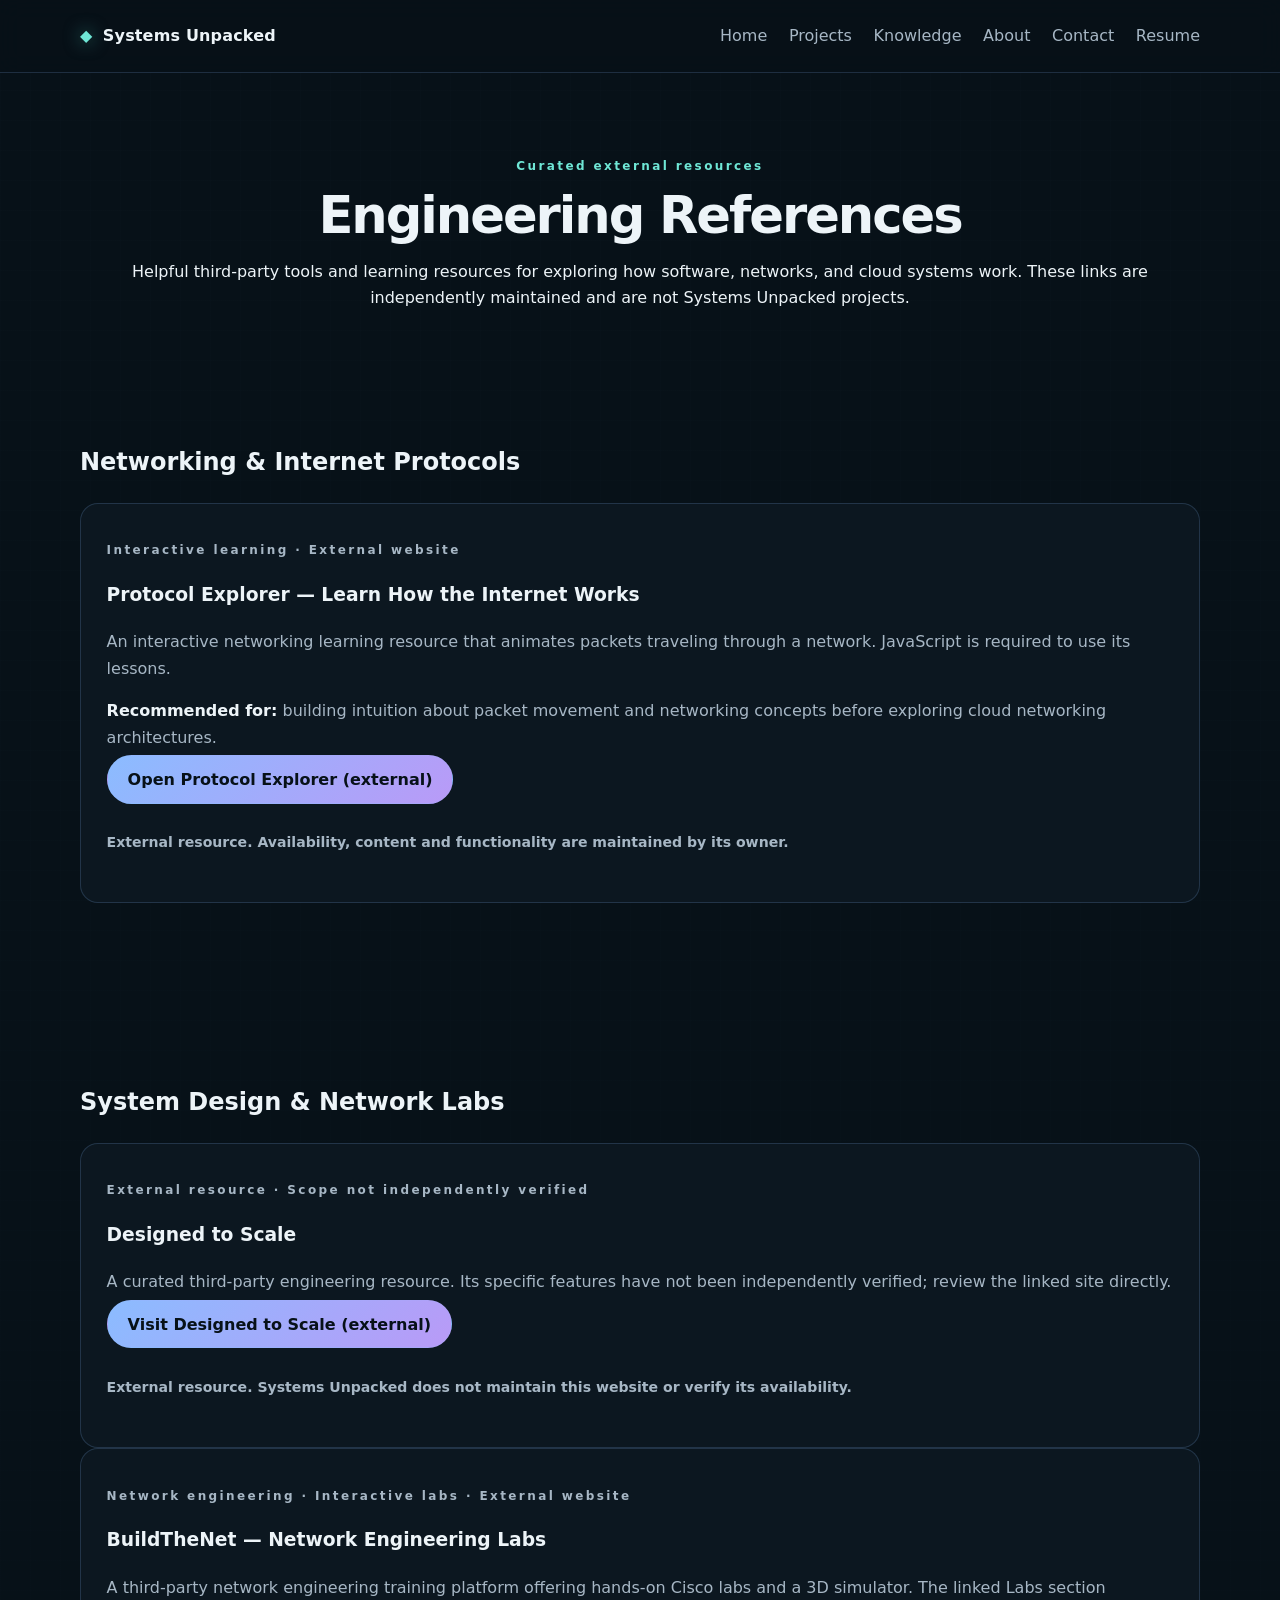
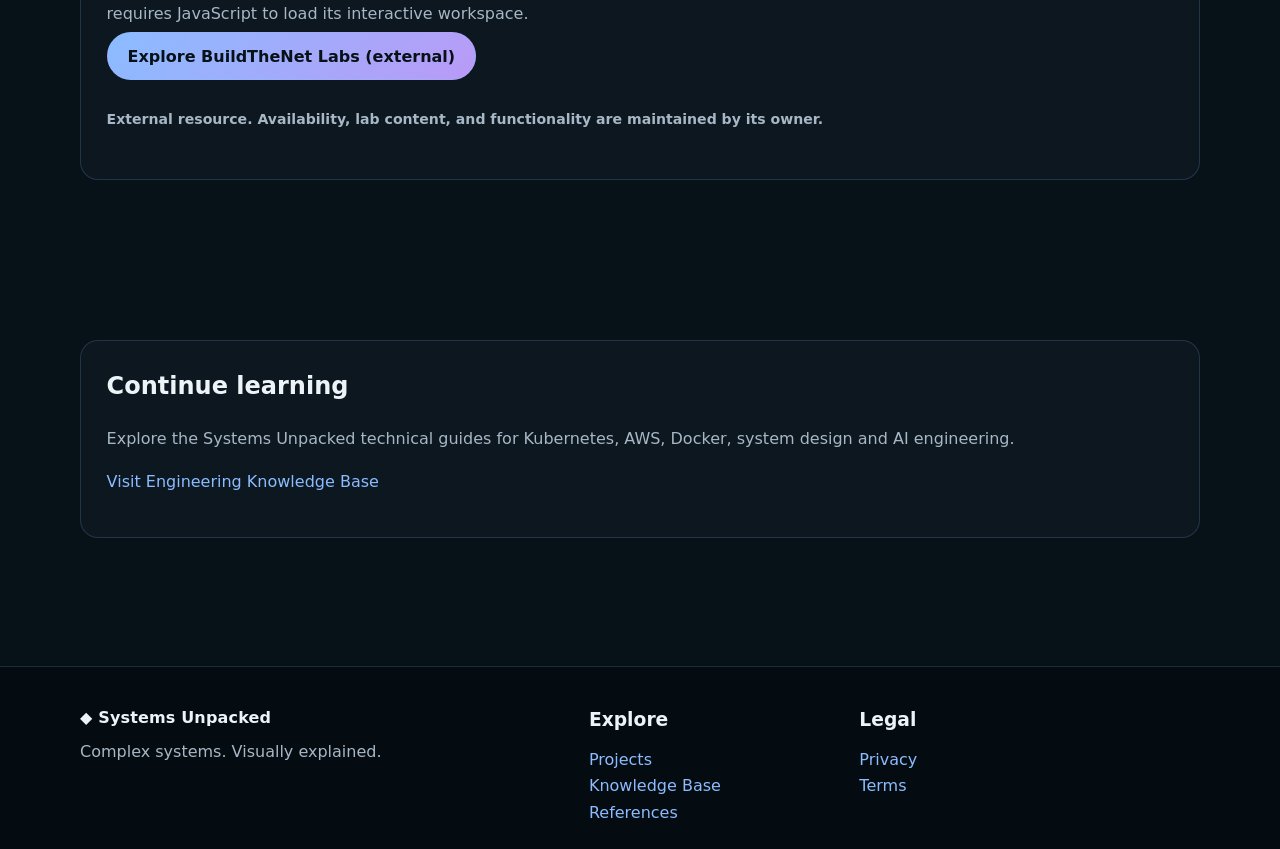
<file: references/index.html>
<!doctype html>
<html lang="en"><head><meta charset="utf-8"><meta name="viewport" content="width=device-width,initial-scale=1">
<meta name="description" content="Curated external engineering learning resources for networking, cloud, platform engineering and distributed systems.">
<meta property="og:title" content="Engineering References | Systems Unpacked"><meta property="og:type" content="website"><meta property="og:url" content="https://systems-unpacked.com/references/">
<title>Engineering References | Systems Unpacked</title><link rel="canonical" href="https://systems-unpacked.com/references/"><link rel="stylesheet" href="/assets/styles.css"></head>
<body><div class="page-shell"><header class="topbar"><nav class="nav container" aria-label="Main navigation"><a class="brand" href="/"><span class="brand-mark">◆</span><span>Systems Unpacked</span></a><details class="mobile-navigation"><summary aria-label="Toggle site navigation">Menu</summary><div class="mobile-nav-links"><a href="/">Home</a><a href="/projects/">Projects</a><a href="/knowledge/">Knowledge</a><a href="/about/">About</a><a href="/contact/">Contact</a><a href="/resume/">Resume</a><a href="/blog/">Articles</a><a href="/references/">References</a></div></details><div class="nav-links"><a href="/">Home</a><a href="/projects/">Projects</a><a href="/knowledge/">Knowledge</a><a href="/about/">About</a><a href="/contact/">Contact</a><a href="/resume/">Resume</a></div></nav></header>
<main class="container"><section class="page-header"><p class="eyebrow">Curated external resources</p><h1>Engineering References</h1><p>Helpful third-party tools and learning resources for exploring how software, networks, and cloud systems work. These links are independently maintained and are not Systems Unpacked projects.</p></section>
<section class="section" aria-labelledby="networking-references"><h2 id="networking-references">Networking &amp; Internet Protocols</h2><article class="content-panel"><p class="eyebrow">Interactive learning · External website</p><h3>Protocol Explorer — Learn How the Internet Works</h3><p>An interactive networking learning resource that animates packets traveling through a network. JavaScript is required to use its lessons.</p><p><strong>Recommended for:</strong> building intuition about packet movement and networking concepts before exploring cloud networking architectures.</p><p><a class="button button-primary" href="https://protocol-explorer-alpha.vercel.app/" target="_blank" rel="noopener noreferrer">Open Protocol Explorer (external)</a></p><p class="project-coming-soon">External resource. Availability, content and functionality are maintained by its owner.</p></article></section>
<section class="section" aria-labelledby="designed-to-scale-reference"><h2 id="designed-to-scale-reference">System Design &amp; Network Labs</h2><article class="content-panel"><p class="eyebrow">External resource · Scope not independently verified</p><h3>Designed to Scale</h3><p>A curated third-party engineering resource. Its specific features have not been independently verified; review the linked site directly.</p><p><a class="button button-primary" href="https://designedtoscale.app/" target="_blank" rel="noopener noreferrer">Visit Designed to Scale (external)</a></p><p class="project-coming-soon">External resource. Systems Unpacked does not maintain this website or verify its availability.</p></article><article class="content-panel"><p class="eyebrow">Network engineering · Interactive labs · External website</p><h3>BuildTheNet — Network Engineering Labs</h3><p>A third-party network engineering training platform offering hands-on Cisco labs and a 3D simulator. The linked Labs section requires JavaScript to load its interactive workspace.</p><p><a class="button button-primary" href="https://www.buildthenet.io/#labs" target="_blank" rel="noopener noreferrer">Explore BuildTheNet Labs (external)</a></p><p class="project-coming-soon">External resource. Availability, lab content, and functionality are maintained by its owner.</p></article></section>
<section class="section"><div class="content-panel"><h2>Continue learning</h2><p>Explore the Systems Unpacked technical guides for Kubernetes, AWS, Docker, system design and AI engineering.</p><p><a href="/knowledge/">Visit Engineering Knowledge Base</a></p></div></section></main>
<footer class="site-footer"><div class="container footer-grid"><div><a class="brand footer-brand" href="/">◆ Systems Unpacked</a><p class="footer-copy">Complex systems. Visually explained.</p></div><div><h3>Explore</h3><ul><li><a href="/projects/">Projects</a></li><li><a href="/knowledge/">Knowledge Base</a></li><li><a href="/references/">References</a></li></ul></div><div><h3>Legal</h3><ul><li><a href="/privacy/">Privacy</a></li><li><a href="/terms/">Terms</a></li></ul></div></div></footer></div></body></html>
</file>
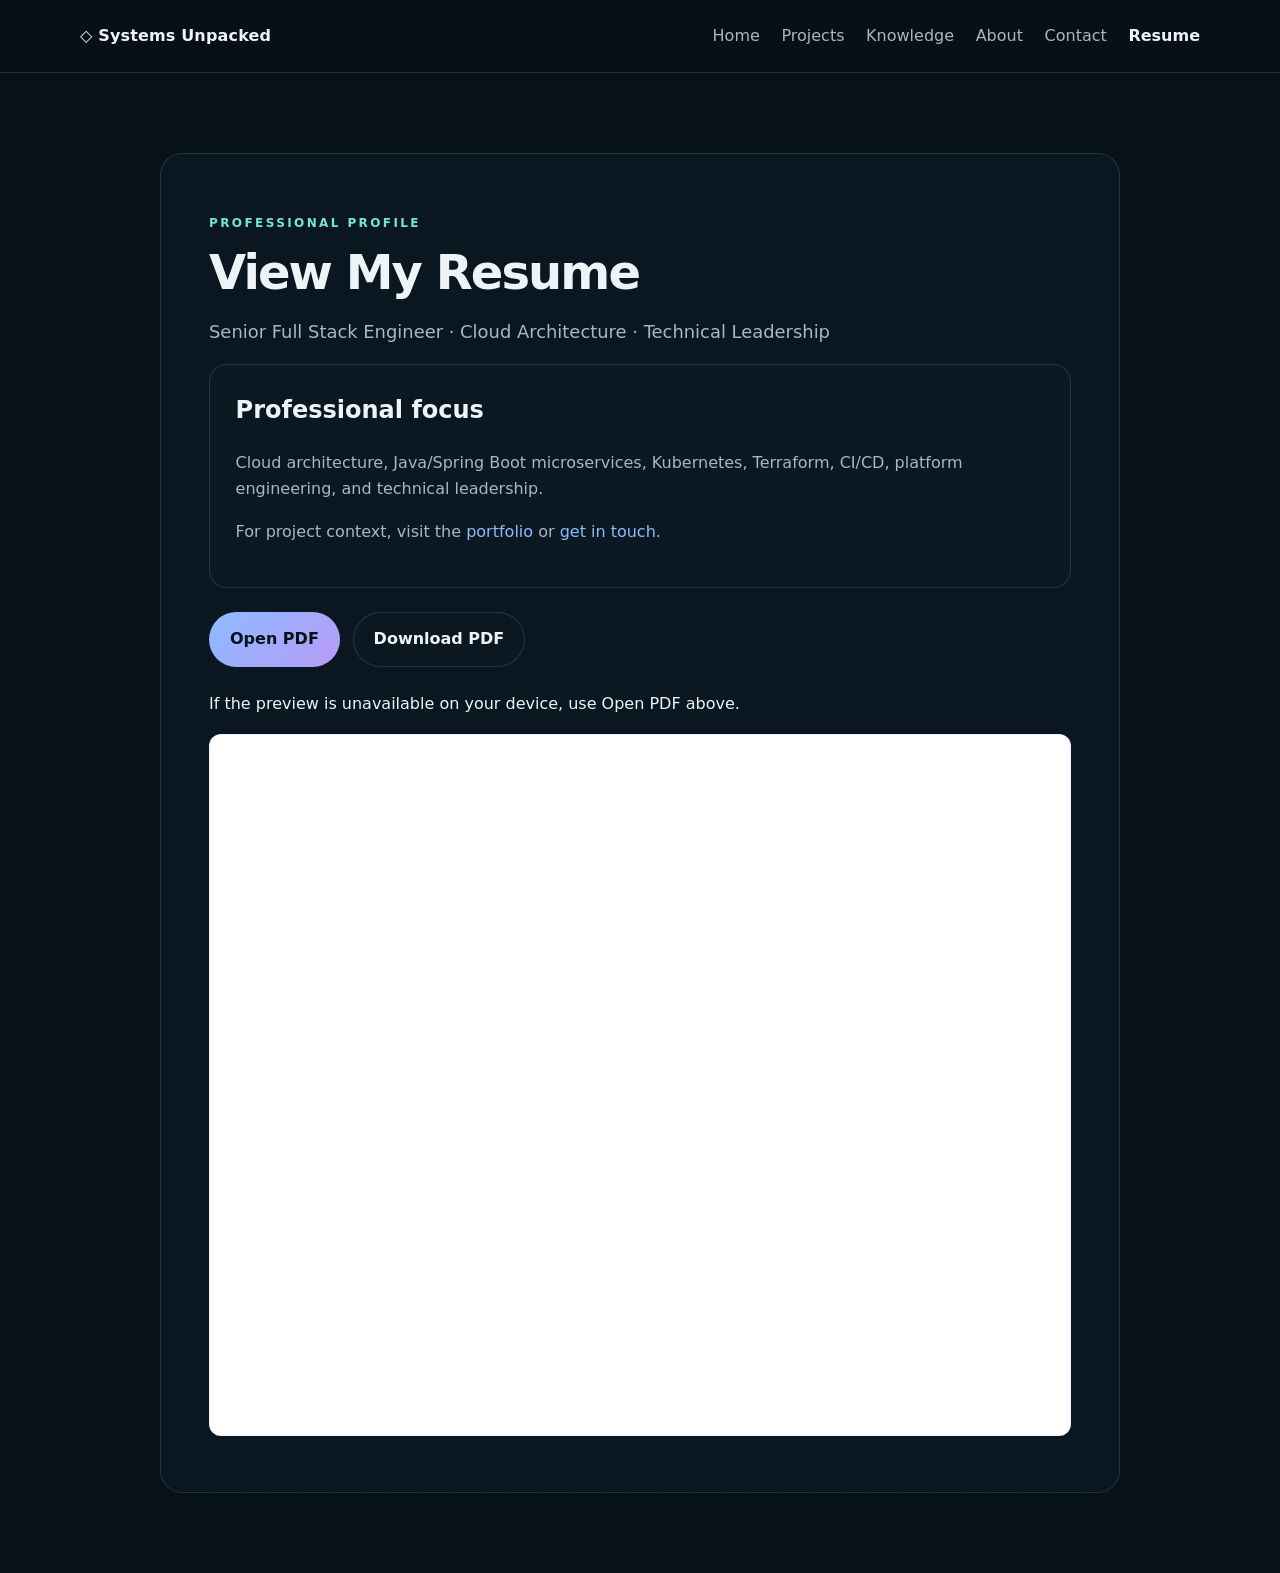
<file: resume/index.html>
<!doctype html>
<html lang="en"><head><meta charset="utf-8"><meta name="viewport" content="width=device-width,initial-scale=1">
<meta name="description" content="View or download the Senior Full Stack Engineer resume."><meta property="og:title" content="Resume | Systems Unpacked">
  <meta property="og:type" content="website">
  <meta property="og:url" content="https://systems-unpacked.com/resume/">
  <title>Resume | Systems Unpacked</title><link rel="canonical" href="https://systems-unpacked.com/resume/">
  <link rel="stylesheet" href="/assets/styles.css"></head>
<body><header class="topbar"><nav class="nav container" aria-label="Main navigation"><a class="brand" href="/">◇ Systems Unpacked</a><details class="mobile-navigation"><summary aria-label="Toggle site navigation">Menu</summary><div class="mobile-nav-links"><a href="/">Home</a><a href="/projects/">Projects</a><a href="/knowledge/">Knowledge</a><a href="/about/">About</a><a href="/contact/">Contact</a><a href="/resume/" class="active" aria-current="page">Resume</a><a href="/blog/">Articles</a><a href="/references/">References</a></div></details><div class="nav-links"><a href="/">Home</a><a href="/projects/">Projects</a><a href="/knowledge/">Knowledge</a><a href="/about/">About</a><a href="/contact/">Contact</a><a href="/resume/" class="active" aria-current="page">Resume</a></div></nav></header>
<main class="container section"><div class="resume-shell"><p class="eyebrow">PROFESSIONAL PROFILE</p><h1>View My Resume</h1><p class="lede">Senior Full Stack Engineer · Cloud Architecture · Technical Leadership</p>
<div class="content-panel"><h2>Professional focus</h2><p>Cloud architecture, Java/Spring Boot microservices, Kubernetes, Terraform, CI/CD, platform engineering, and technical leadership.</p><p>For project context, visit the <a href="/projects/">portfolio</a> or <a href="/contact/">get in touch</a>.</p></div><div id="resume-ready"><div class="resume-actions"><a class="button button-primary" href="/assets/resume/Haftom_Alemayehu_Resume.pdf" target="_blank" rel="noopener">Open PDF</a><a class="button button-secondary" href="/assets/resume/Haftom_Alemayehu_Resume.pdf" download="Haftom_Alemayehu_Resume.pdf">Download PDF</a></div><p>If the preview is unavailable on your device, use Open PDF above.</p><iframe class="resume-preview" title="Resume PDF preview" loading="lazy" src="/assets/resume/Haftom_Alemayehu_Resume.pdf"></iframe></div></div></main>
</body></html>
</file>
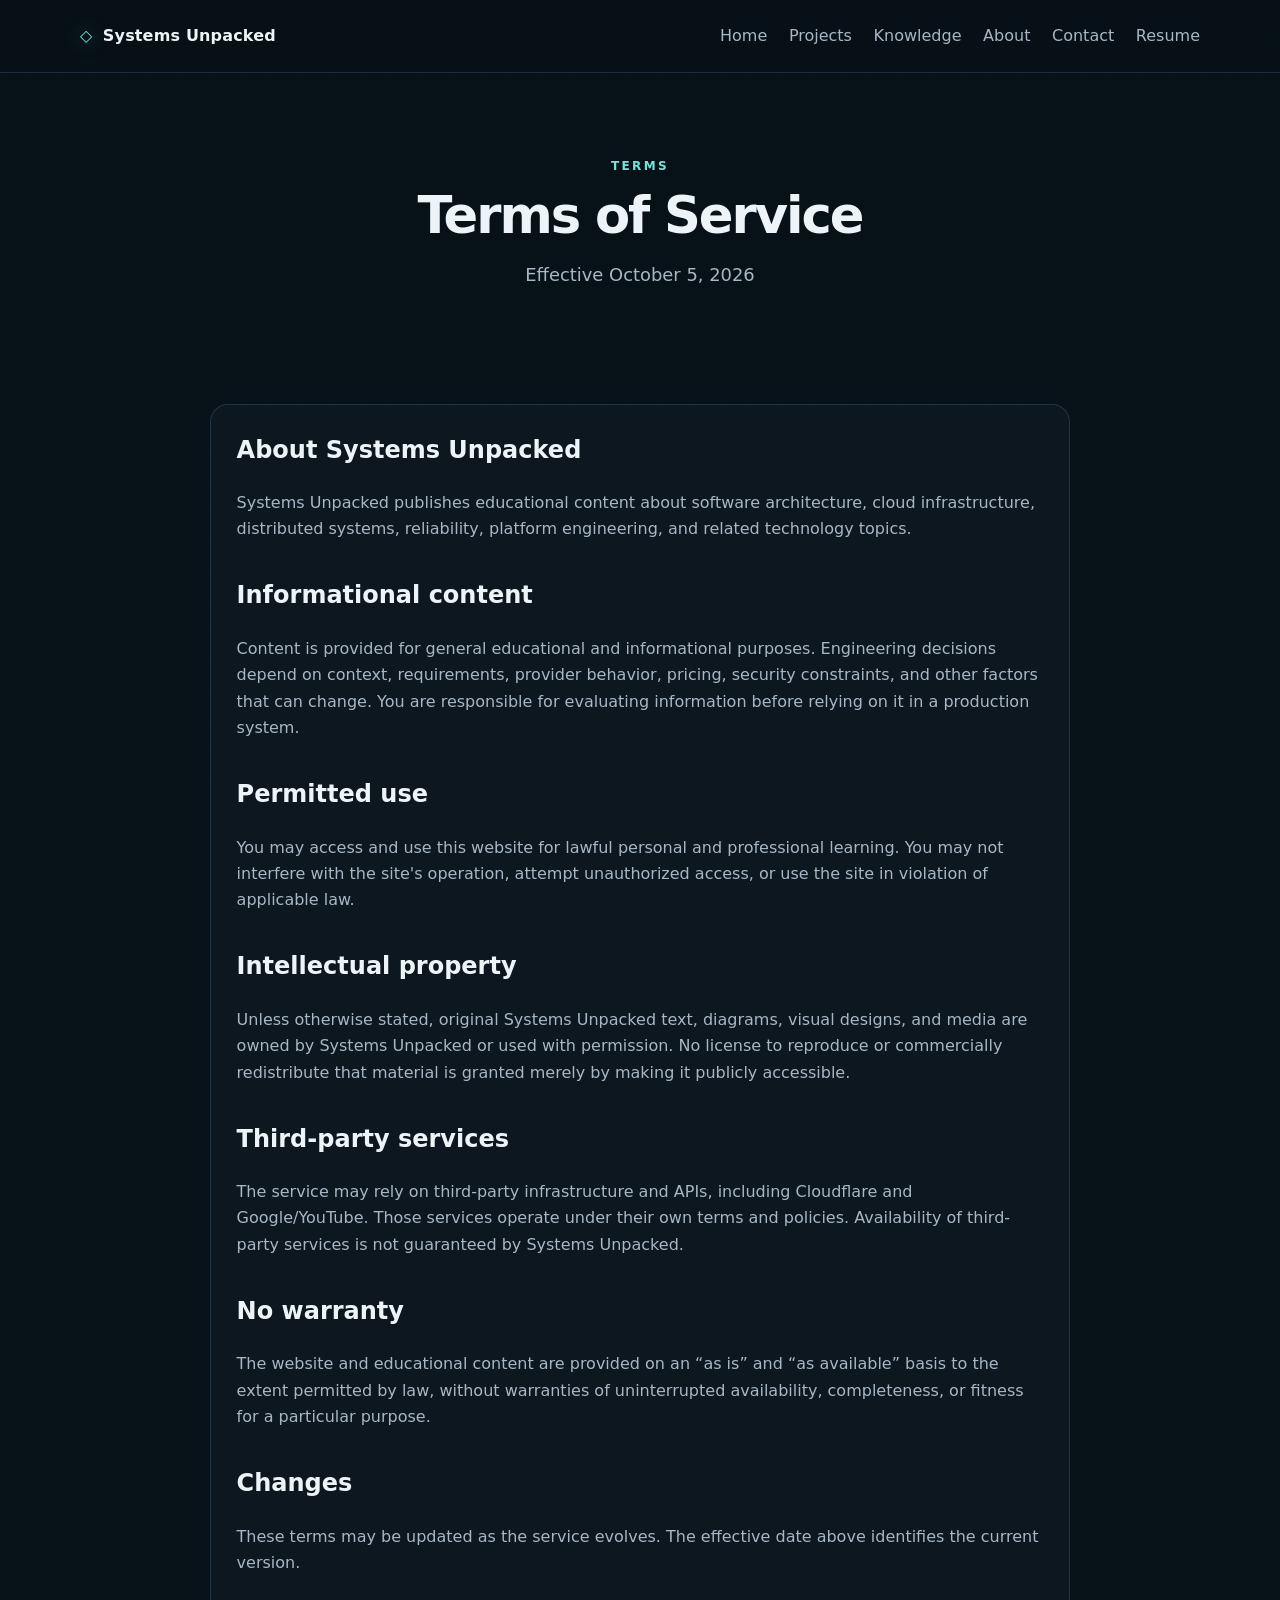
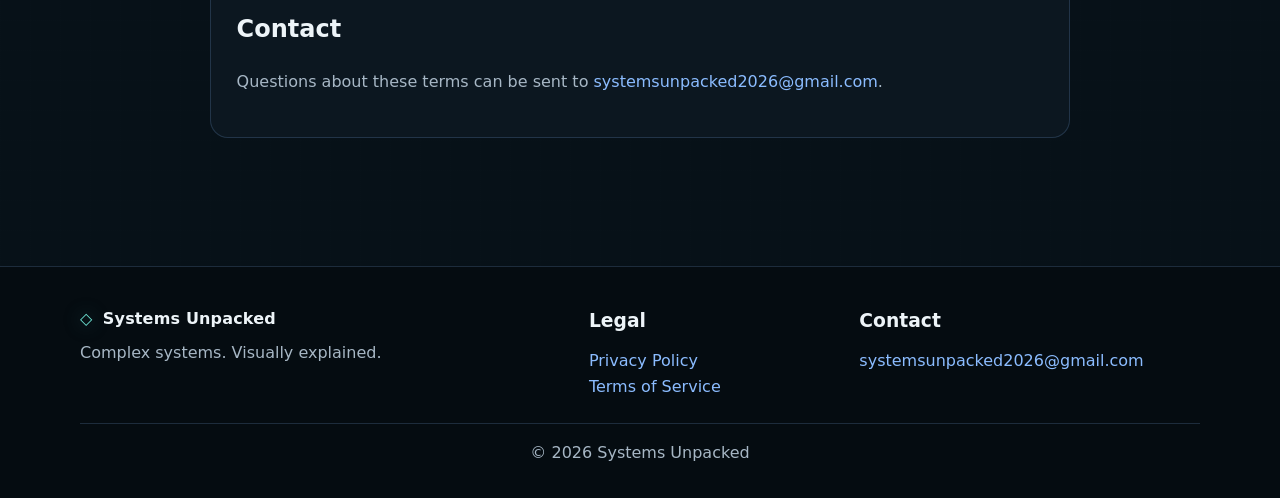
<file: terms/index.html>
<!doctype html>
<html lang="en">
<head><meta charset="utf-8"><meta name="viewport" content="width=device-width,initial-scale=1"><meta name="description" content="Terms of Service for Systems Unpacked."><meta property="og:title" content="Terms of Service | Systems Unpacked">
  <meta property="og:type" content="website">
  <meta property="og:url" content="https://systems-unpacked.com/terms/">
  <title>Terms of Service | Systems Unpacked</title><link rel="canonical" href="https://systems-unpacked.com/terms/">
  <link rel="stylesheet" href="/assets/styles.css"></head>
<body><header class="topbar"><nav class="container nav"><a class="brand" href="/"><span class="brand-mark">◇</span> Systems Unpacked</a><details class="mobile-navigation"><summary aria-label="Toggle site navigation">Menu</summary><div class="mobile-nav-links"><a href="/">Home</a><a href="/projects/">Projects</a><a href="/knowledge/">Knowledge</a><a href="/about/">About</a><a href="/contact/">Contact</a><a href="/resume/">Resume</a><a href="/blog/">Articles</a><a href="/references/">References</a></div></details><div class="nav-links"><a href="/">Home</a><a href="/projects/">Projects</a><a href="/knowledge/">Knowledge</a><a href="/about/">About</a><a href="/contact/">Contact</a><a href="/resume/">Resume</a></div></nav></header>
<main><section class="container page-header"><p class="eyebrow">TERMS</p><h1>Terms of Service</h1><p class="lede centered">Effective October 5, 2026</p></section>
<section class="container section legal"><div class="content-panel">
<h2>About Systems Unpacked</h2><p>Systems Unpacked publishes educational content about software architecture, cloud infrastructure, distributed systems, reliability, platform engineering, and related technology topics.</p>
<h2>Informational content</h2><p>Content is provided for general educational and informational purposes. Engineering decisions depend on context, requirements, provider behavior, pricing, security constraints, and other factors that can change. You are responsible for evaluating information before relying on it in a production system.</p>
<h2>Permitted use</h2><p>You may access and use this website for lawful personal and professional learning. You may not interfere with the site's operation, attempt unauthorized access, or use the site in violation of applicable law.</p>
<h2>Intellectual property</h2><p>Unless otherwise stated, original Systems Unpacked text, diagrams, visual designs, and media are owned by Systems Unpacked or used with permission. No license to reproduce or commercially redistribute that material is granted merely by making it publicly accessible.</p>
<h2>Third-party services</h2><p>The service may rely on third-party infrastructure and APIs, including Cloudflare and Google/YouTube. Those services operate under their own terms and policies. Availability of third-party services is not guaranteed by Systems Unpacked.</p>
<h2>No warranty</h2><p>The website and educational content are provided on an “as is” and “as available” basis to the extent permitted by law, without warranties of uninterrupted availability, completeness, or fitness for a particular purpose.</p>
<h2>Changes</h2><p>These terms may be updated as the service evolves. The effective date above identifies the current version.</p>
<h2>Contact</h2><p>Questions about these terms can be sent to <a href="mailto:systemsunpacked2026@gmail.com">systemsunpacked2026@gmail.com</a>.</p>
</div></section></main>
<footer class="site-footer"><div class="container footer-grid"><div><a class="brand" href="/"><span class="brand-mark">◇</span> Systems Unpacked</a><p class="footer-copy">Complex systems. Visually explained.</p></div><div><h3>Legal</h3><ul><li><a href="/privacy/">Privacy Policy</a></li><li><a href="/terms/">Terms of Service</a></li></ul></div><div><h3>Contact</h3><p class="footer-copy"><a href="mailto:systemsunpacked2026@gmail.com">systemsunpacked2026@gmail.com</a></p></div></div><div class="container footer-bottom">© 2026 Systems Unpacked</div></footer>
</body></html>
</file>
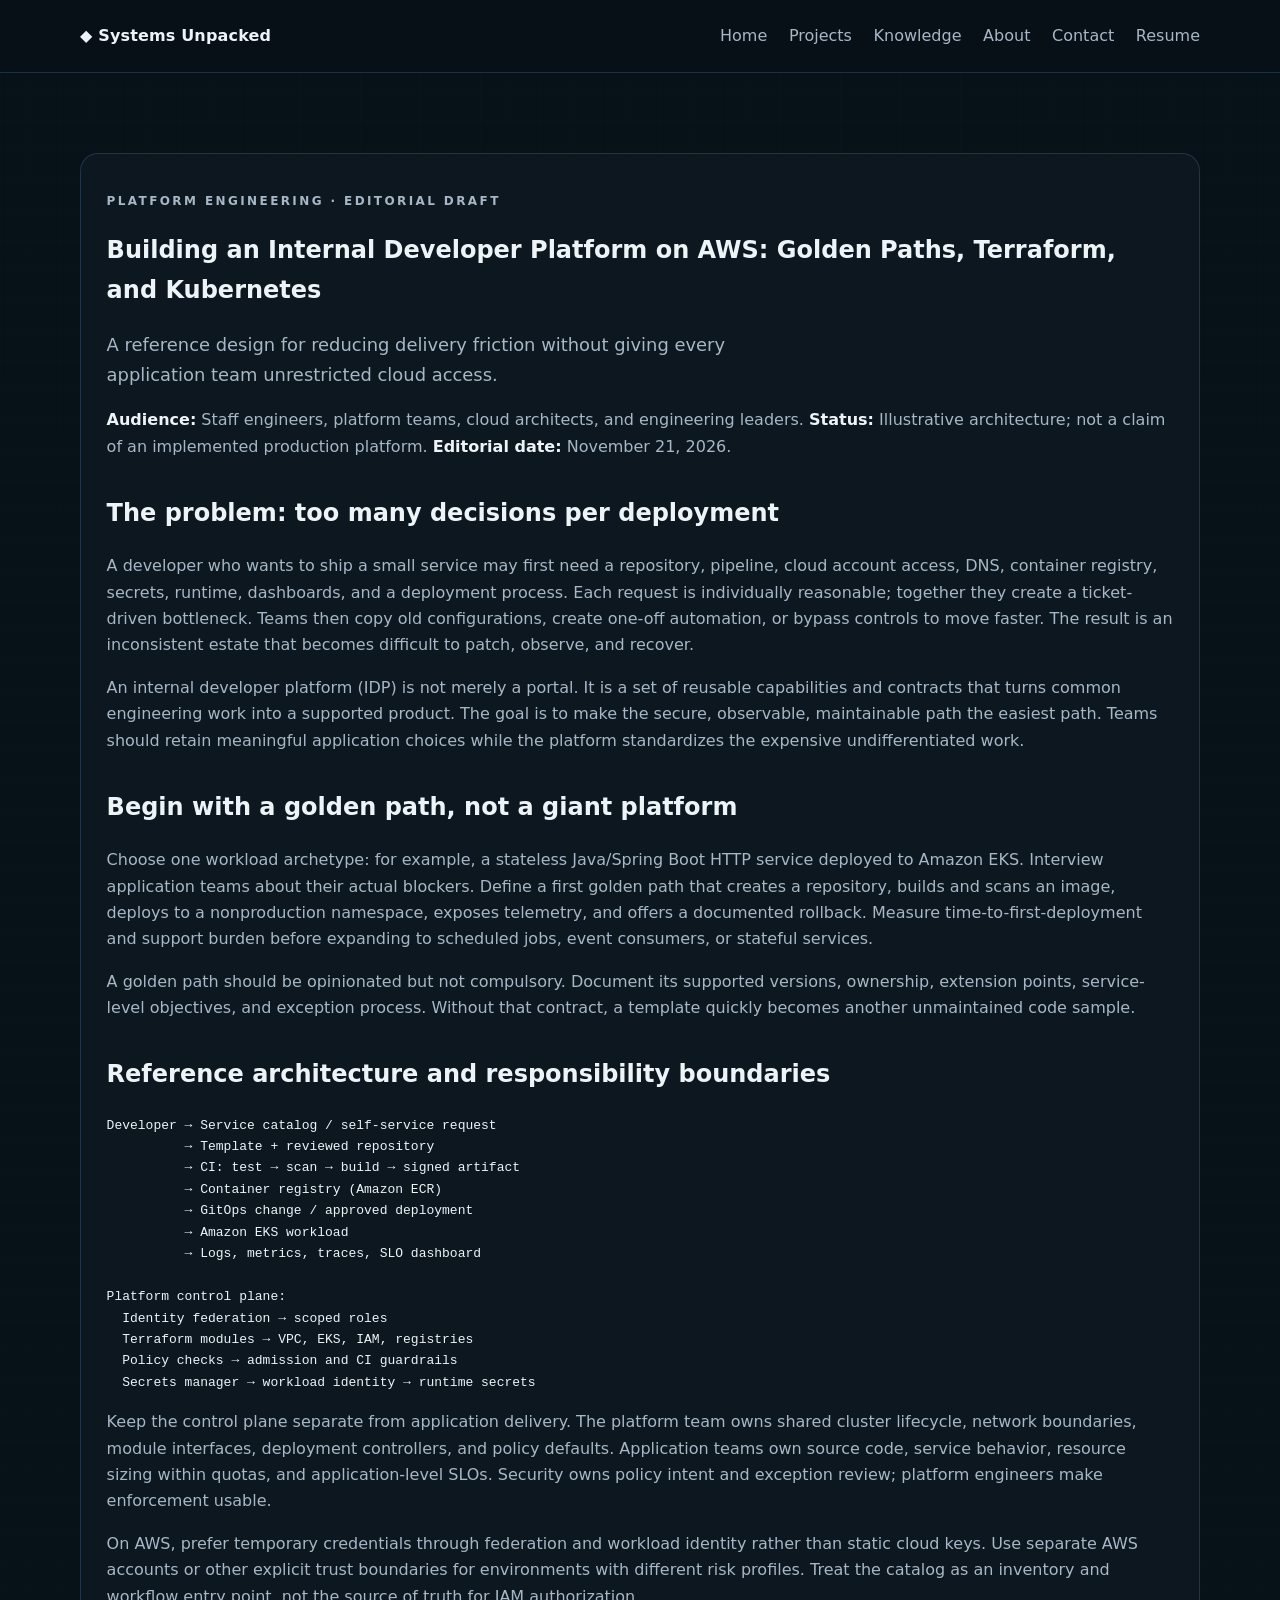
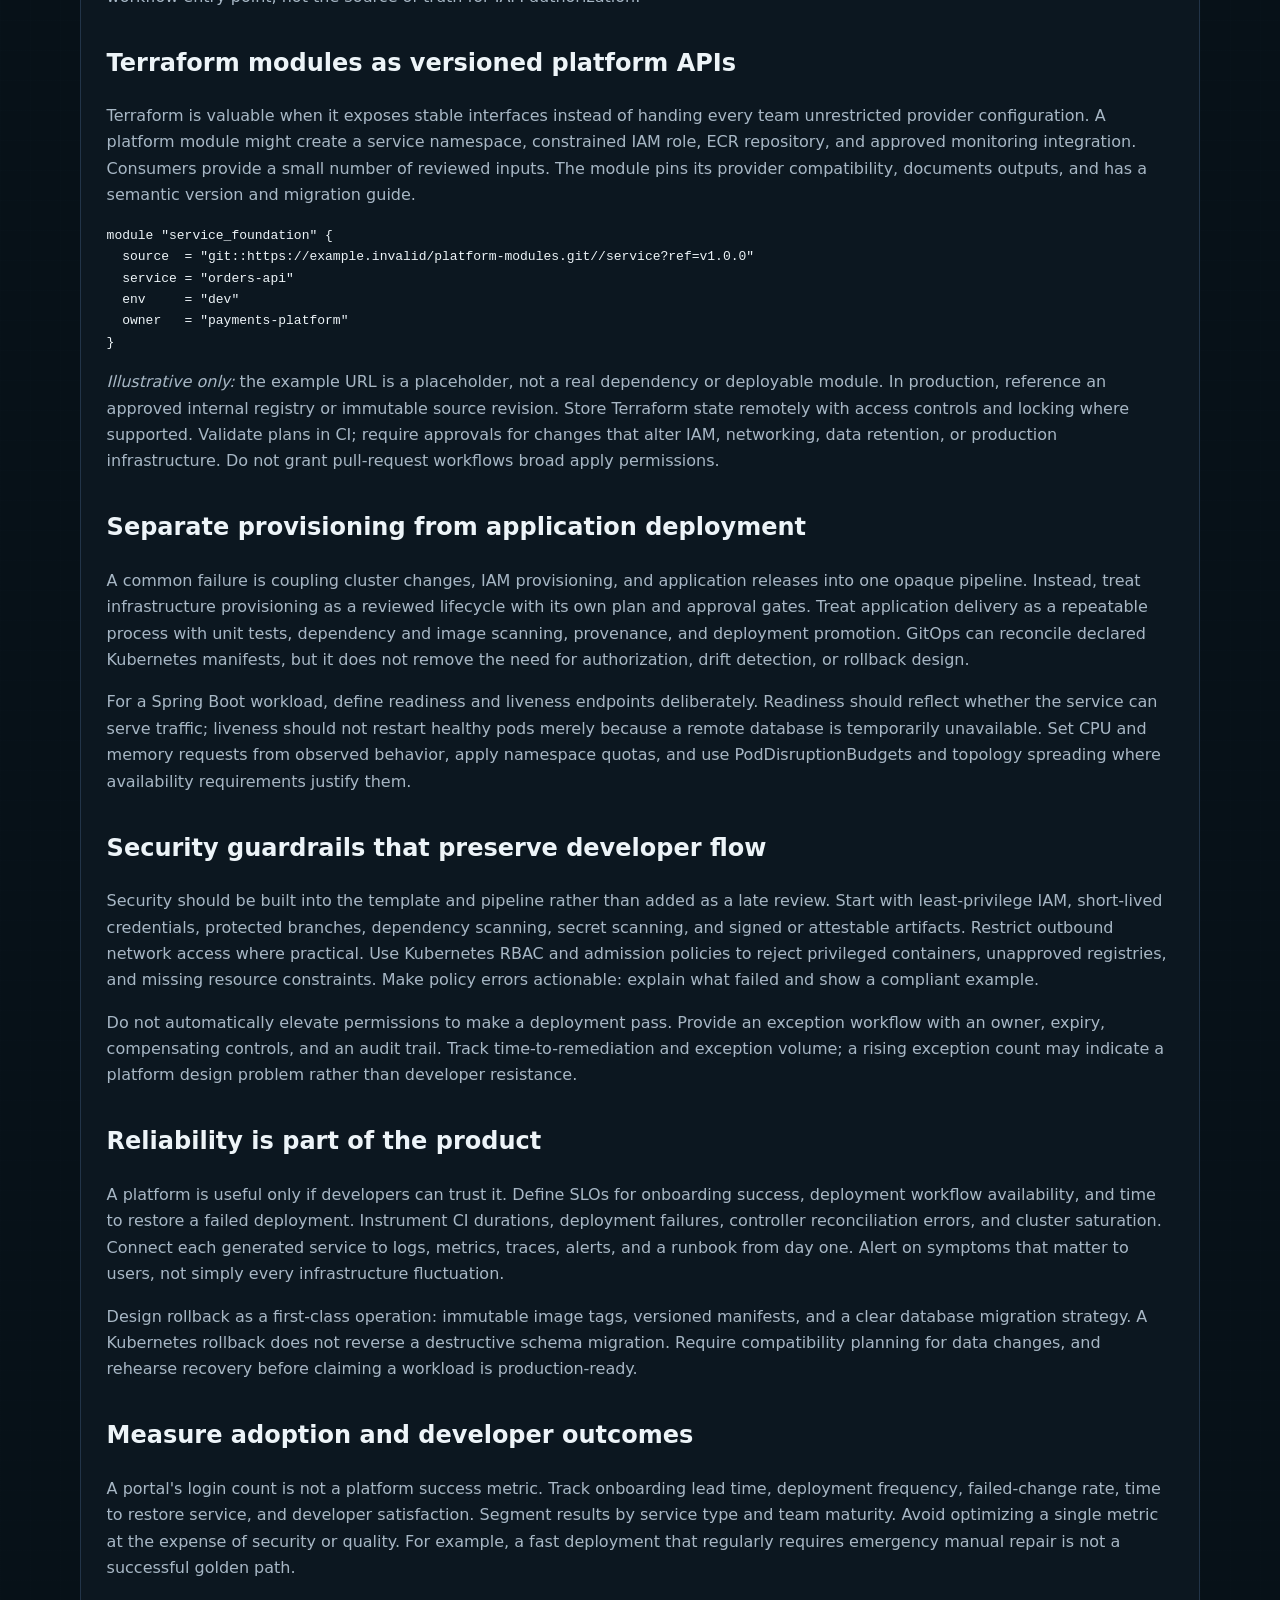
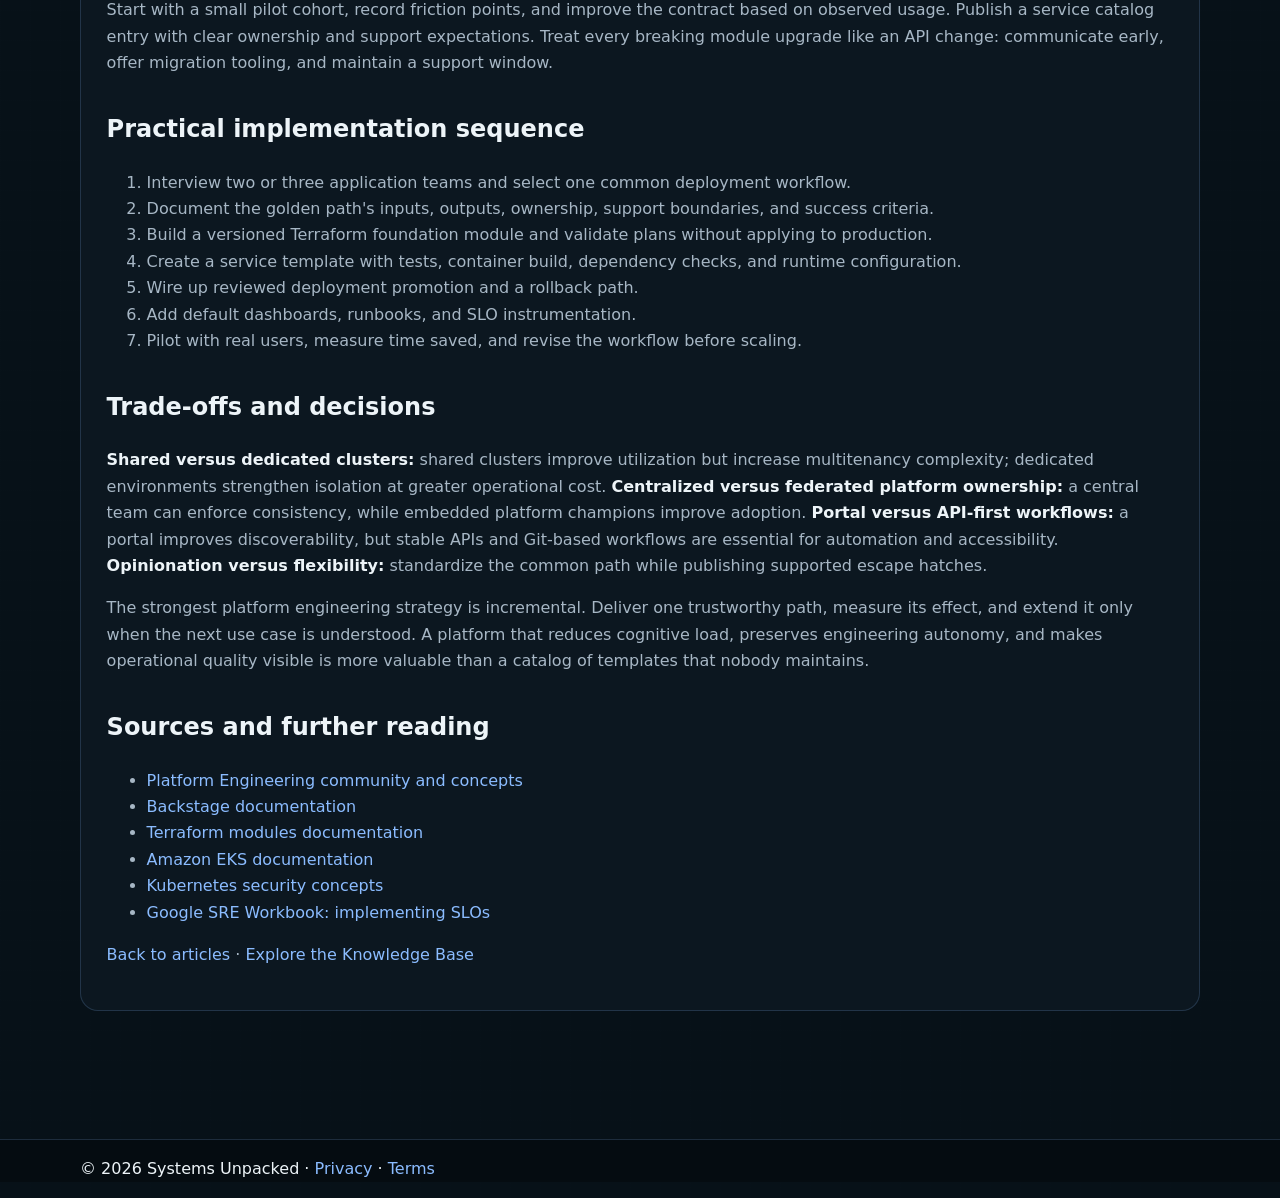
<file: blog/internal-developer-platform-aws/index.html>
<!doctype html>
<html lang="en"><head><meta charset="utf-8"><meta name="viewport" content="width=device-width,initial-scale=1">
<title>Building an Internal Developer Platform on AWS | Systems Unpacked</title>
<meta name="description" content="Design a practical AWS internal developer platform with golden paths, Terraform, Kubernetes, identity, policy, observability, and safe self-service.">
<meta property="og:title" content="Building an Internal Developer Platform on AWS"><meta property="og:type" content="article"><meta property="og:url" content="https://systems-unpacked.com/blog/internal-developer-platform-aws/">
<link rel="canonical" href="https://systems-unpacked.com/blog/internal-developer-platform-aws/"><link rel="stylesheet" href="/assets/styles.css">
<script type="application/ld+json">{"@context":"https://schema.org","@type":"Article","headline":"Building an Internal Developer Platform on AWS: Golden Paths, Terraform, and Kubernetes","description":"A practical reference architecture for safe developer self-service on AWS.","datePublished":"2026-11-21","dateModified":"2026-11-21","author":{"@type":"Organization","name":"Systems Unpacked"},"publisher":{"@type":"Organization","name":"Systems Unpacked"},"mainEntityOfPage":"https://systems-unpacked.com/blog/internal-developer-platform-aws/"}</script></head>
<body><div class="page-shell"><header class="topbar"><nav class="nav container" aria-label="Main navigation"><a class="brand" href="/">◆ Systems Unpacked</a><details class="mobile-navigation"><summary aria-label="Toggle site navigation">Menu</summary><div class="mobile-nav-links"><a href="/">Home</a><a href="/projects/">Projects</a><a href="/knowledge/">Knowledge</a><a href="/about/">About</a><a href="/contact/">Contact</a><a href="/resume/">Resume</a><a href="/blog/" aria-current="page">Articles</a><a href="/references/">References</a></div></details><div class="nav-links"><a href="/">Home</a><a href="/projects/">Projects</a><a href="/knowledge/">Knowledge</a><a href="/about/">About</a><a href="/contact/">Contact</a><a href="/resume/">Resume</a></div></nav></header>
<main class="container section"><article class="content-panel"><p class="eyebrow">PLATFORM ENGINEERING · EDITORIAL DRAFT</p><h1>Building an Internal Developer Platform on AWS: Golden Paths, Terraform, and Kubernetes</h1><p class="lede">A reference design for reducing delivery friction without giving every application team unrestricted cloud access.</p><p><strong>Audience:</strong> Staff engineers, platform teams, cloud architects, and engineering leaders. <strong>Status:</strong> Illustrative architecture; not a claim of an implemented production platform. <strong>Editorial date:</strong> November 21, 2026.</p>
<h2>The problem: too many decisions per deployment</h2><p>A developer who wants to ship a small service may first need a repository, pipeline, cloud account access, DNS, container registry, secrets, runtime, dashboards, and a deployment process. Each request is individually reasonable; together they create a ticket-driven bottleneck. Teams then copy old configurations, create one-off automation, or bypass controls to move faster. The result is an inconsistent estate that becomes difficult to patch, observe, and recover.</p><p>An internal developer platform (IDP) is not merely a portal. It is a set of reusable capabilities and contracts that turns common engineering work into a supported product. The goal is to make the secure, observable, maintainable path the easiest path. Teams should retain meaningful application choices while the platform standardizes the expensive undifferentiated work.</p>
<h2>Begin with a golden path, not a giant platform</h2><p>Choose one workload archetype: for example, a stateless Java/Spring Boot HTTP service deployed to Amazon EKS. Interview application teams about their actual blockers. Define a first golden path that creates a repository, builds and scans an image, deploys to a nonproduction namespace, exposes telemetry, and offers a documented rollback. Measure time-to-first-deployment and support burden before expanding to scheduled jobs, event consumers, or stateful services.</p><p>A golden path should be opinionated but not compulsory. Document its supported versions, ownership, extension points, service-level objectives, and exception process. Without that contract, a template quickly becomes another unmaintained code sample.</p>
<h2>Reference architecture and responsibility boundaries</h2><pre><code>Developer → Service catalog / self-service request
          → Template + reviewed repository
          → CI: test → scan → build → signed artifact
          → Container registry (Amazon ECR)
          → GitOps change / approved deployment
          → Amazon EKS workload
          → Logs, metrics, traces, SLO dashboard

Platform control plane:
  Identity federation → scoped roles
  Terraform modules → VPC, EKS, IAM, registries
  Policy checks → admission and CI guardrails
  Secrets manager → workload identity → runtime secrets</code></pre>
<p>Keep the control plane separate from application delivery. The platform team owns shared cluster lifecycle, network boundaries, module interfaces, deployment controllers, and policy defaults. Application teams own source code, service behavior, resource sizing within quotas, and application-level SLOs. Security owns policy intent and exception review; platform engineers make enforcement usable.</p><p>On AWS, prefer temporary credentials through federation and workload identity rather than static cloud keys. Use separate AWS accounts or other explicit trust boundaries for environments with different risk profiles. Treat the catalog as an inventory and workflow entry point, not the source of truth for IAM authorization.</p>
<h2>Terraform modules as versioned platform APIs</h2><p>Terraform is valuable when it exposes stable interfaces instead of handing every team unrestricted provider configuration. A platform module might create a service namespace, constrained IAM role, ECR repository, and approved monitoring integration. Consumers provide a small number of reviewed inputs. The module pins its provider compatibility, documents outputs, and has a semantic version and migration guide.</p><pre><code>module "service_foundation" {
  source  = "git::https://example.invalid/platform-modules.git//service?ref=v1.0.0"
  service = "orders-api"
  env     = "dev"
  owner   = "payments-platform"
}</code></pre><p><em>Illustrative only:</em> the example URL is a placeholder, not a real dependency or deployable module. In production, reference an approved internal registry or immutable source revision. Store Terraform state remotely with access controls and locking where supported. Validate plans in CI; require approvals for changes that alter IAM, networking, data retention, or production infrastructure. Do not grant pull-request workflows broad apply permissions.</p>
<h2>Separate provisioning from application deployment</h2><p>A common failure is coupling cluster changes, IAM provisioning, and application releases into one opaque pipeline. Instead, treat infrastructure provisioning as a reviewed lifecycle with its own plan and approval gates. Treat application delivery as a repeatable process with unit tests, dependency and image scanning, provenance, and deployment promotion. GitOps can reconcile declared Kubernetes manifests, but it does not remove the need for authorization, drift detection, or rollback design.</p><p>For a Spring Boot workload, define readiness and liveness endpoints deliberately. Readiness should reflect whether the service can serve traffic; liveness should not restart healthy pods merely because a remote database is temporarily unavailable. Set CPU and memory requests from observed behavior, apply namespace quotas, and use PodDisruptionBudgets and topology spreading where availability requirements justify them.</p>
<h2>Security guardrails that preserve developer flow</h2><p>Security should be built into the template and pipeline rather than added as a late review. Start with least-privilege IAM, short-lived credentials, protected branches, dependency scanning, secret scanning, and signed or attestable artifacts. Restrict outbound network access where practical. Use Kubernetes RBAC and admission policies to reject privileged containers, unapproved registries, and missing resource constraints. Make policy errors actionable: explain what failed and show a compliant example.</p><p>Do not automatically elevate permissions to make a deployment pass. Provide an exception workflow with an owner, expiry, compensating controls, and an audit trail. Track time-to-remediation and exception volume; a rising exception count may indicate a platform design problem rather than developer resistance.</p>
<h2>Reliability is part of the product</h2><p>A platform is useful only if developers can trust it. Define SLOs for onboarding success, deployment workflow availability, and time to restore a failed deployment. Instrument CI durations, deployment failures, controller reconciliation errors, and cluster saturation. Connect each generated service to logs, metrics, traces, alerts, and a runbook from day one. Alert on symptoms that matter to users, not simply every infrastructure fluctuation.</p><p>Design rollback as a first-class operation: immutable image tags, versioned manifests, and a clear database migration strategy. A Kubernetes rollback does not reverse a destructive schema migration. Require compatibility planning for data changes, and rehearse recovery before claiming a workload is production-ready.</p>
<h2>Measure adoption and developer outcomes</h2><p>A portal's login count is not a platform success metric. Track onboarding lead time, deployment frequency, failed-change rate, time to restore service, and developer satisfaction. Segment results by service type and team maturity. Avoid optimizing a single metric at the expense of security or quality. For example, a fast deployment that regularly requires emergency manual repair is not a successful golden path.</p><p>Start with a small pilot cohort, record friction points, and improve the contract based on observed usage. Publish a service catalog entry with clear ownership and support expectations. Treat every breaking module upgrade like an API change: communicate early, offer migration tooling, and maintain a support window.</p>
<h2>Practical implementation sequence</h2><ol><li>Interview two or three application teams and select one common deployment workflow.</li><li>Document the golden path's inputs, outputs, ownership, support boundaries, and success criteria.</li><li>Build a versioned Terraform foundation module and validate plans without applying to production.</li><li>Create a service template with tests, container build, dependency checks, and runtime configuration.</li><li>Wire up reviewed deployment promotion and a rollback path.</li><li>Add default dashboards, runbooks, and SLO instrumentation.</li><li>Pilot with real users, measure time saved, and revise the workflow before scaling.</li></ol>
<h2>Trade-offs and decisions</h2><p><strong>Shared versus dedicated clusters:</strong> shared clusters improve utilization but increase multitenancy complexity; dedicated environments strengthen isolation at greater operational cost. <strong>Centralized versus federated platform ownership:</strong> a central team can enforce consistency, while embedded platform champions improve adoption. <strong>Portal versus API-first workflows:</strong> a portal improves discoverability, but stable APIs and Git-based workflows are essential for automation and accessibility. <strong>Opinionation versus flexibility:</strong> standardize the common path while publishing supported escape hatches.</p><p>The strongest platform engineering strategy is incremental. Deliver one trustworthy path, measure its effect, and extend it only when the next use case is understood. A platform that reduces cognitive load, preserves engineering autonomy, and makes operational quality visible is more valuable than a catalog of templates that nobody maintains.</p>
<h2>Sources and further reading</h2><ul><li><a href="https://platformengineering.org/">Platform Engineering community and concepts</a></li><li><a href="https://backstage.io/docs/">Backstage documentation</a></li><li><a href="https://developer.hashicorp.com/terraform/language/modules">Terraform modules documentation</a></li><li><a href="https://docs.aws.amazon.com/eks/latest/userguide/what-is-eks.html">Amazon EKS documentation</a></li><li><a href="https://kubernetes.io/docs/concepts/security/">Kubernetes security concepts</a></li><li><a href="https://sre.google/workbook/implementing-slos/">Google SRE Workbook: implementing SLOs</a></li></ul>
<p><a href="/blog/">Back to articles</a> · <a href="/knowledge/">Explore the Knowledge Base</a></p></article></main>
<footer class="site-footer"><div class="container"><p>© 2026 Systems Unpacked · <a href="/privacy/">Privacy</a> · <a href="/terms/">Terms</a></p></div></footer></div></body></html>
</file>
<file: assets/styles.css>
:root{--bg:#071118;--panel:#0d1922;--text:#edf4f8;--muted:#a7b7c5;--line:rgba(139,188,255,.18);--blue:#8bbcff;--mint:#6fe7d6;--violet:#b99af7}
*{box-sizing:border-box}html{scroll-behavior:smooth}body{margin:0;color:var(--text);font-family:Inter,ui-sans-serif,system-ui,-apple-system,BlinkMacSystemFont,"Segoe UI",sans-serif;line-height:1.65;background:linear-gradient(rgba(7,17,24,.88),rgba(7,17,24,.97)),linear-gradient(90deg,rgba(139,188,255,.07) 1px,transparent 1px),linear-gradient(rgba(139,188,255,.07) 1px,transparent 1px),var(--bg);background-size:auto,30px 30px,30px 30px,auto}
a{color:var(--blue);text-decoration:none}a:hover{color:var(--mint)}.container{width:min(1120px,calc(100% - 2rem));margin:auto}.topbar{position:sticky;top:0;z-index:10;background:rgba(7,17,24,.86);backdrop-filter:blur(12px);border-bottom:1px solid var(--line)}.nav{min-height:72px;display:flex;align-items:center;justify-content:space-between;gap:1rem}.brand{display:flex;align-items:center;gap:.65rem;color:var(--text);font-weight:800;letter-spacing:.01em}.brand-mark{color:var(--mint);text-shadow:0 0 18px rgba(111,231,214,.55)}.nav-links{display:flex;gap:1.35rem}.nav-links a{color:var(--muted)}.nav-links a.active,.nav-links a:hover{color:var(--text)}
.hero{min-height:680px;padding:5rem 0;display:grid;grid-template-columns:1.15fr .85fr;gap:4rem;align-items:center}.eyebrow{color:var(--mint);font-size:.75rem;letter-spacing:.2em;font-weight:800}.hero h1{font-size:clamp(3rem,6vw,5.4rem);line-height:.96;letter-spacing:-.055em;margin:.6rem 0 1.4rem}.hero h1 span{color:var(--blue)}.lede{font-size:1.12rem;color:var(--muted);max-width:680px}.centered{margin-left:auto;margin-right:auto}.hero-actions{display:flex;gap:1rem;flex-wrap:wrap;margin-top:2rem}.button{padding:.85rem 1.25rem;border:1px solid var(--line);border-radius:999px;font-weight:800}.button-primary{background:linear-gradient(135deg,var(--blue),var(--violet));color:#071118}.button-secondary{background:rgba(13,25,34,.8);color:var(--text)}
.diagram{position:relative;aspect-ratio:1;border:1px solid var(--line);border-radius:24px;background:radial-gradient(circle,rgba(111,231,214,.1),transparent 65%);box-shadow:0 30px 80px rgba(0,0,0,.35)}.node{position:absolute;min-width:100px;padding:.7rem;border:1px solid var(--line);border-radius:12px;background:#0d1922;text-align:center;font-weight:700}.node-a{top:16%;left:8%}.node-b{top:16%;right:8%}.node-c{top:47%;left:50%;transform:translate(-50%,-50%);border-color:rgba(111,231,214,.45)}.node-d{bottom:13%;left:50%;transform:translateX(-50%)}.line{position:absolute;background:var(--mint);opacity:.5}.line-1{height:1px;width:28%;left:25%;top:30%;transform:rotate(28deg)}.line-2{height:1px;width:28%;right:25%;top:30%;transform:rotate(-28deg)}.line-3{width:1px;height:20%;left:50%;top:31%}.line-4{width:1px;height:20%;left:50%;bottom:25%}
.feature-band{border-block:1px solid var(--line);background:rgba(7,17,24,.5)}.feature-grid{display:grid;grid-template-columns:repeat(3,1fr);gap:1.25rem;padding:2rem 0}.feature-card,.content-panel{border:1px solid var(--line);background:rgba(13,25,34,.86);border-radius:18px;padding:1.6rem}.feature-kicker{color:var(--mint);font-size:.72rem;letter-spacing:.15em;font-weight:800}.feature-card h2{margin:.4rem 0}.feature-card p,.content-panel p,.content-panel li{color:var(--muted)}.section{padding:5rem 0}.section-header{max-width:760px;margin-bottom:1.5rem}.section-header h2,.page-header h1{font-size:clamp(2.3rem,4vw,3.7rem);line-height:1.05;letter-spacing:-.04em;margin:.5rem 0}.page-header{text-align:center;padding:4.5rem 0 1rem}.legal{max-width:860px}.content-panel h2{margin-top:2.1rem}.content-panel h2:first-child{margin-top:0}.content-panel strong{color:var(--text)}
.site-footer{border-top:1px solid var(--line);background:rgba(5,12,17,.92);margin-top:3rem}.footer-grid{display:grid;grid-template-columns:1.4fr .7fr 1fr;gap:2rem;padding:2.4rem 0 1.4rem}.site-footer h3{margin:0 0 .7rem}.site-footer ul{list-style:none;padding:0;margin:0}.footer-copy{color:var(--muted);margin:.5rem 0}.footer-bottom{border-top:1px solid var(--line);padding:1rem 0 2rem;color:var(--muted);text-align:center}
@media(max-width:800px){.hero,.feature-grid,.footer-grid{grid-template-columns:1fr}.hero{min-height:auto;gap:2rem}.diagram{max-width:440px;width:100%;margin:auto}.nav{flex-direction:column;padding:.8rem 0}.nav-links{flex-wrap:wrap;justify-content:center}.footer-grid{gap:1rem}}@media(max-width:520px){.hero h1{font-size:3rem}.button{width:100%;text-align:center}.node{min-width:84px;font-size:.85rem}}@media(prefers-reduced-motion:reduce){*{scroll-behavior:auto!important;transition:none!important}}

/* Shared Projects topic navigation */
.project-tabs{display:flex;gap:.75rem;overflow-x:auto;padding:.25rem .1rem 1rem;scrollbar-width:thin}
.project-tabs button{flex:1 0 220px;min-height:64px;border:1px solid var(--line);border-radius:14px;background:var(--panel);color:var(--muted);padding:.85rem 1rem;text-align:center;font:inherit;font-weight:700;line-height:1.35;cursor:pointer;transition:border-color .15s,background .15s,color .15s}
.project-tabs button:hover,.project-tabs button:focus-visible{border-color:var(--mint);color:var(--text)}
.project-tabs button[aria-selected="true"]{border-color:var(--mint);background:rgba(111,231,214,.12);color:var(--text)}
.project-tabs button:focus-visible{outline:2px solid var(--blue);outline-offset:2px}
.project-frame{border:1px solid var(--line);border-radius:20px;background:rgba(13,25,34,.65);padding:clamp(1rem,3vw,2rem);min-height:340px}
.project-frame [hidden]{display:none!important}
.project-frame h2{margin:0 0 1.5rem;font-size:clamp(1.5rem,3vw,2.25rem)}
.project-frame .posts-grid{display:grid;grid-template-columns:repeat(auto-fit,minmax(min(100%,280px),1fr));gap:1rem;margin-top:1.5rem}
.project-frame .post-card,.project-detail{border:1px solid var(--line);border-radius:16px;background:rgba(7,17,24,.7);padding:1.5rem}
.project-frame .post-card h3{margin-top:0}
.project-frame .post-card p,.project-detail p,.project-detail li{color:var(--muted)}
.project-detail li{margin-bottom:.7rem}
.project-detail strong{color:var(--text)}
@media(max-width:600px){.project-tabs button{flex-basis:80%;min-height:60px}.project-frame{padding:1rem}}


/* Projects editorial redesign */
.page-header:has(.project-heading-accent){padding:4.5rem 0 1.4rem}
.project-heading-accent{background:linear-gradient(110deg,var(--mint),var(--blue) 60%,var(--violet));background-clip:text;-webkit-background-clip:text;color:transparent}
.project-header-description{color:var(--muted);max-width:640px;margin:1rem auto 0;font-size:1.05rem}
.page-header:has(.project-heading-accent)+.section{padding-top:1.8rem}
.project-tabs{gap:1rem;padding:.5rem .2rem 1.5rem;align-items:stretch}
.project-tabs button{position:relative;isolation:isolate;display:flex;flex-direction:column;align-items:flex-start;text-align:left;gap:.55rem;min-height:185px;flex:1 0 260px;padding:1.35rem 1.45rem 1.4rem;border-radius:20px;overflow:hidden;background:linear-gradient(145deg,rgba(23,39,54,.95),rgba(10,21,31,.98));border:1px solid rgba(139,188,255,.22);box-shadow:0 12px 34px rgba(0,0,0,.15);transition:transform .2s ease,border-color .2s ease,box-shadow .2s ease}
.project-tabs button::before{content:"";position:absolute;inset:0 0 auto;height:3px;background:linear-gradient(90deg,var(--mint),var(--blue),var(--violet));opacity:0;transition:opacity .2s}
.project-tabs button:hover{transform:translateY(-4px);box-shadow:0 20px 45px rgba(0,0,0,.27)}
.project-tabs button[aria-selected="true"]{background:linear-gradient(140deg,rgba(30,62,74,.98),rgba(13,28,42,.98));border-color:rgba(111,231,214,.7);box-shadow:0 12px 40px rgba(111,231,214,.10)}
.project-tabs button[aria-selected="true"]::before{opacity:1}
.project-tab-top{display:flex;align-items:center;justify-content:space-between;width:100%}
.project-tab-icon{width:42px;height:42px;display:grid;place-items:center;border:1px solid rgba(139,188,255,.27);border-radius:12px;color:var(--mint);font-size:1.5rem;background:rgba(139,188,255,.07)}
.project-tab-number{font-size:.72rem;color:var(--muted);letter-spacing:.13em;font-weight:700}
.project-tab-title{font-size:1.15rem;line-height:1.25;font-weight:800;letter-spacing:-.015em;color:var(--text)}
.project-tab-description{font-size:.83rem;line-height:1.5;color:var(--muted);font-weight:400;padding-right:1.2rem}
.project-tab-arrow{position:absolute;right:1.3rem;bottom:1rem;font-size:1.1rem;color:var(--mint)}
.project-frame{position:relative;border-color:rgba(139,188,255,.25);border-radius:24px;background:linear-gradient(160deg,rgba(15,29,42,.95),rgba(8,19,28,.95));box-shadow:0 22px 60px rgba(0,0,0,.18)}
.project-frame .post-card{transition:border-color .2s,transform .2s;background:linear-gradient(160deg,rgba(21,38,52,.9),rgba(8,19,28,.95))}
.project-frame .post-card:hover{border-color:rgba(111,231,214,.55);transform:translateY(-3px)}
.project-frame .post-card a{font-weight:700}
.project-detail{max-width:900px;margin:0 auto}
.project-detail ol{padding-left:1.5rem}
.project-detail li{padding-left:.3rem;margin-bottom:1rem}
@media(max-width:600px){.project-tabs button{flex-basis:84%;min-height:175px}.project-header-description{font-size:.95rem}.project-frame{border-radius:18px}.project-tabs{gap:.75rem}}


/* Public resume feature */
.resume-feature{display:grid;grid-template-columns:1.4fr auto;gap:2.5rem;align-items:center;padding:clamp(1.5rem,4vw,3rem);border:1px solid rgba(111,231,214,.3);border-radius:24px;background:radial-gradient(circle at 85% 35%,rgba(111,231,214,.12),transparent 40%),linear-gradient(145deg,#142b38,#091722);box-shadow:0 20px 60px rgba(0,0,0,.22)}
.resume-feature h2,.resume-shell h1{font-size:clamp(2rem,4vw,3rem);line-height:1.1;letter-spacing:-.04em;margin:.5rem 0 1rem}
.resume-actions{display:flex;gap:.8rem;flex-wrap:wrap;margin:1.5rem 0}
.resume-qr-wrap{background:#fff;color:#14212b;border-radius:20px;padding:1rem;display:flex;flex-direction:column;align-items:center;gap:.5rem;box-shadow:0 12px 30px rgba(0,0,0,.2)}
.resume-qr-wrap img{display:block;width:196px;height:196px;max-width:100%;object-fit:contain}
.resume-qr-wrap span{font-size:.7rem;letter-spacing:.13em;font-weight:800}
.resume-shell{max-width:960px;margin:auto;padding:clamp(1.5rem,4vw,3rem);border:1px solid var(--line);border-radius:22px;background:rgba(13,25,34,.88)}
.resume-preview{width:100%;height:min(78vh,960px);border:1px solid var(--line);border-radius:12px;background:#fff}
.resume-shell [hidden]{display:none!important}
@media(max-width:700px){.resume-feature{grid-template-columns:1fr}.resume-qr-wrap{width:max-content;max-width:100%;margin:auto}.resume-actions .button{width:auto}}

/* Audit repairs */
.project-coming-soon{display:inline-block;color:var(--mint);font-size:.88rem;font-weight:700;padding:.5rem 0}
.contact-panel{max-width:760px;margin:auto}
.nav-links a[aria-current="page"]{color:var(--mint)}
.resume-qr-wrap img{background:#fff}
@media(max-width:520px){.resume-preview{height:65vh}.resume-actions{flex-direction:column;align-items:stretch}.resume-actions .button{text-align:center}}

/* CI/CD learning section */
.cicd-panel{padding:clamp(1.25rem,3vw,2.5rem)}
.cicd-panel #cicd-heading{margin:0;font-size:clamp(2rem,4vw,3rem);line-height:1.1}
.cicd-overview{display:grid;grid-template-columns:minmax(0,1.1fr) minmax(0,1fr);gap:2rem;align-items:start;margin-top:2rem}
.cicd-figure{display:block;width:100%;min-width:0;align-self:start;border:1px solid var(--line);border-radius:12px;overflow:hidden;background:#fcf9f2}
.cicd-notes article+article{margin-top:1.4rem;padding-top:1.4rem;border-top:1px solid var(--line)}
.cicd-notes h3,.cicd-workflow h3{margin:0 0 .5rem;font-size:1.1rem;line-height:1.35}
.cicd-notes p{margin:0}
.cicd-definitions{margin:.75rem 0 0}
.cicd-definitions div+div{margin-top:.8rem}
.cicd-definitions dt{color:var(--mint);font-weight:700;font-size:.9rem}
.cicd-definitions dd{margin:.2rem 0 0;color:var(--muted)}
.cicd-workflow{margin-top:2rem;padding-top:1.5rem;border-top:1px solid var(--line)}
.cicd-workflow .cicd-flow{color:var(--mint);font-weight:700;line-height:1.8}
.cicd-workflow ol{padding-left:1.3rem;margin-bottom:0}
.cicd-workflow li+li{margin-top:.5rem}
@media(max-width:800px){.cicd-overview{grid-template-columns:1fr;gap:1.5rem}}

/* Portfolio-first homepage: scoped to avoid altering other pages */
.homepage-hero h1{font-size:clamp(2.4rem,4.2vw,4.5rem);line-height:1.08;letter-spacing:-.045em;max-width:14ch;text-wrap:balance}
.homepage-hero .lede{max-width:66ch}
.homepage-byline{color:var(--muted);font-size:.95rem;line-height:1.6;margin:1.25rem 0 0}
#featured-work .project-card a{display:inline-block;margin-top:1rem;font-weight:700}
#featured-work .section-header p:last-child{max-width:68ch;color:var(--muted)}
@media(max-width:760px){.homepage-hero h1{font-size:clamp(2.1rem,8vw,3.2rem);max-width:none}.homepage-hero{min-height:auto}}

/* CI/CD SVG replacement: render the asset itself, not the previous background JPG */
.cicd-figure .cicd-illustration{display:block;width:100%;height:auto;object-fit:contain;background:#fcf9f2}

/* Engineering knowledge base */
.knowledge-grid{display:grid;grid-template-columns:repeat(2,minmax(0,1fr));gap:1.25rem;margin-top:1.5rem}
.knowledge-grid .content-panel{min-width:0;overflow-wrap:anywhere}
.knowledge-grid pre{max-width:100%;overflow-x:auto;padding:1rem;border:1px solid var(--line);border-radius:10px;line-height:1.55;font-size:.83rem}
.knowledge-grid code{overflow-wrap:anywhere}
@media(max-width:800px){.knowledge-grid{grid-template-columns:1fr}}

/* Modernization: shared responsive navigation */
.mobile-navigation{display:none;position:relative}.mobile-navigation summary{cursor:pointer;color:var(--text);padding:.65rem 1rem;border:1px solid var(--line);border-radius:.7rem;list-style:none}.mobile-navigation summary::-webkit-details-marker{display:none}.mobile-navigation summary:focus-visible,.mobile-nav-links a:focus-visible{outline:3px solid var(--mint);outline-offset:3px}.mobile-nav-links{position:absolute;right:0;top:calc(100% + .5rem);width:min(290px,calc(100vw - 2rem));padding:.65rem;background:#0d1922;border:1px solid var(--line);border-radius:12px;box-shadow:0 12px 30px rgba(0,0,0,.4);display:flex;flex-direction:column;z-index:30}.mobile-nav-links a{display:block;padding:.55rem .8rem;border-radius:8px}.mobile-nav-links a[aria-current="page"]{color:var(--mint);font-weight:800}.nav-links a[aria-current="page"]{color:var(--text);font-weight:800}@media(max-width:950px){.nav .nav-links{display:none}.mobile-navigation{display:block}}
</file>
